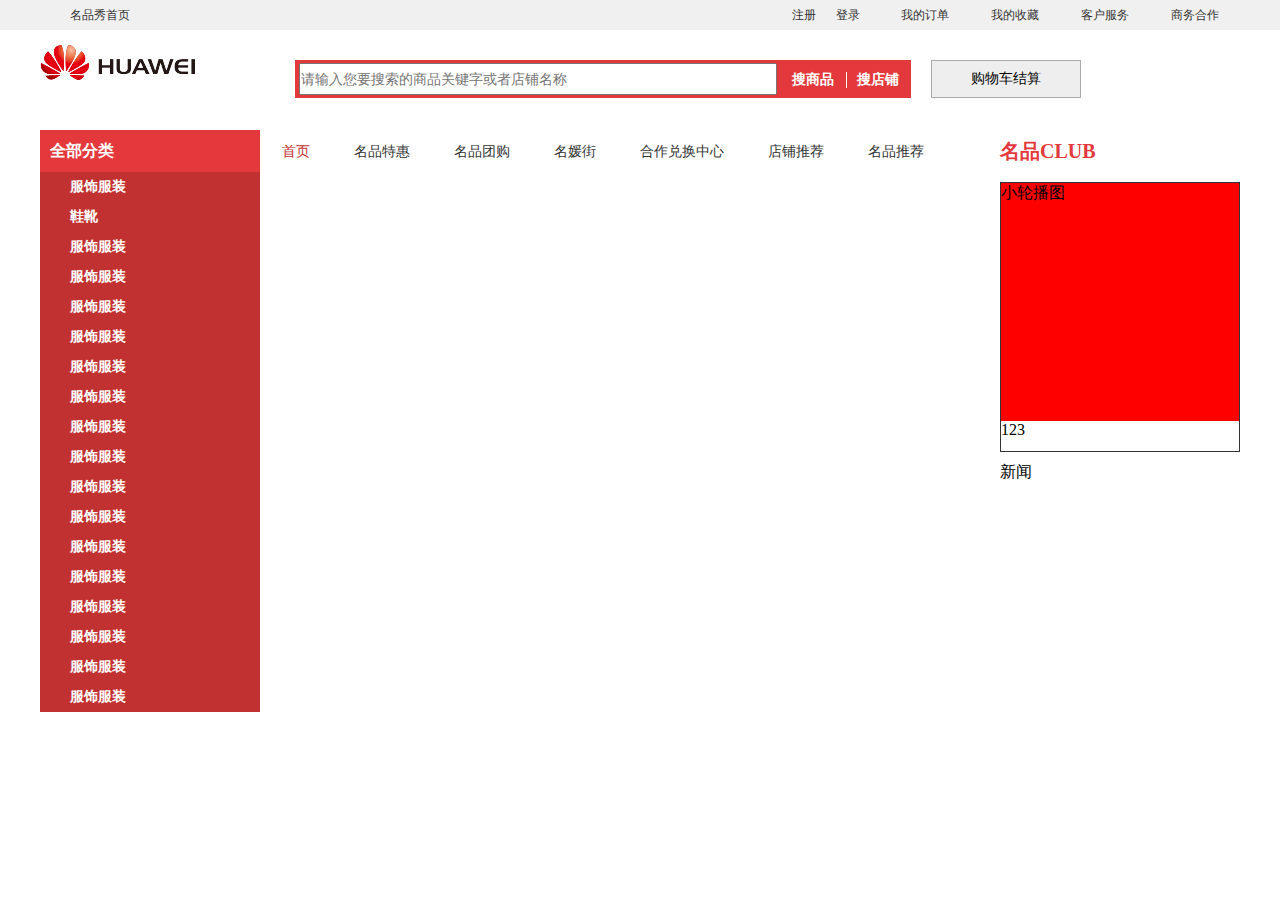
<file: index.html>
<!DOCTYPE html>
<html>
	<head>
		<meta charset="UTF-8">
		<title></title>
		<style>
			*{
				margin:0;
				padding:0;
			}
			a{
				text-decoration: none;
			}
			ui,li{
				list-style: none;
			}
			#top_back{
				background:#F0F0F0;
				width:100%;
			}
			#top{
				width:1200px;
				height:30px;
				background:#F0F0F0;
				margin:0 auto;
			}
			#top a{
				color:#333;
			}
			#top_left{
				float:left;
				font-size:12px;
				line-height:30px;
				margin-left:30px;
			}
			#top_right{
				float:right;
			}
			#top_right ul{
				float:left;
			}
			#top_right li{
				line-height:30px;
				font-size:12px;
				text-align: center;
			}
			#top_right ul:nth-child(1) li{
				float:left;
				margin-right:20px;
			}
			#top_right ul:nth-child(2) li{
				float:left;
				position:relative;
				width:90px;
			}
			#top_right ul li ul{
				clear:both;
				position:absolute;
				left:0px;
				top:30px;
				display:none;
			}
			#top_right ul li:hover ul{
				display:block;
				background:#F0F0F0;	
				z-index: 999;		
			}
			#public_top{
				width:1200px;
				margin:0 auto;
				min-height: 100px;
			}
			#search{
				background:#E4393C;
				width:616px;
				height:38px;
				position: relative;
				float:left;
				margin:30px 20px auto 100px;
			}
			.search_text{
				height:28px;
				position:absolute;
				top:3px;
				left:4px;
				width:77%;
				font-size:14px;
			}
			.search_btn{
				font-size:14px;
				color:#fff;
				font-weight:600;
				line-height:38px;
				float:right;
				width:62px;
				height:38px;
				border:none;
				background-color:#E4393C;
				margin-right: 2px;
			}
			.search_btn:hover{
				background:#b90000;
			}
			#logo{
				float:left;
				margin:15px auto auto 0;
			}
			#shoppingcar{
				width:150px;
				height:36px;
				float:left;
				margin:30px auto auto 0;
			}
			#shoppingcar span{
				display:block;
				width:148px;
				height:36px;
				background:#eee;
				text-align: center;
				line-height: 36px;
				border:1px solid #aaa;
				font-size:14px;
			}
			#buygoods{
				display:none;
				width:400px;
				height:250px;
				background:#fff;
				border:1px solid #AAAAAA;
			}
			#shoppingcar:hover{
				position:relative;
			}
			#shoppingcar:hover #buygoods{
				display: block;
				position: absolute;
				left:-252px;
				top:38px;
			}
			.public-nav-layout{
				width:1200px;
				margin: 0 auto;
			}
			.public-nav-layout div a,.public-nav-layout ul a{
				color:white;
			}
			
			#allgoods{
				width:210px;
				height:42px;
				background:#E4393C;
				color:#fff;
				line-height:42px;
				padding-left:10px;
				font-family: "微软雅黑";
				font-size:14px;
			}
			#goodsmenu{
				position: relative;
			}
			#goodsmenu li a{
				font-size:14px;
				font-weight: bolder;
			}
			#goodsmenu li{
				width:190px;
				height:30px;
				background:#C23131;
				color:#fff;
				line-height:30px;
				font-size:12px;
				padding-left:30px;
			}
			#goodsmenu li .goods_all{
				width:733px;
				min-height:538px;
				display: none;
				position: absolute;
				left:220px;
				top:0;
				border:1px solid #E4393C;
				padding-left:5px;
				background:#fff;
			}
			#goodsmenu li dl{
				width:673px;
				min-height:50px;
				padding-top:15px;
				padding-left:60px;
				border-bottom: 1px solid #f0f0f0;
			}
			#goodsmenu li dl a{
				color:#333333;
			}
			#goodsmenu li dl a:hover{
				color:#E4393C;
				transition: all 0.8s;
			}
			#goodsmenu li dl dd a{
				font-weight:normal;
				font-size:12px;
				margin-left:10px;
			}
			#goodsmenu li dl dd{
				padding:0 5px;
				float:left;
				line-height:24px;
				height:24px;
			}
			#goodsmenu li dl dt{
				float:left;
			}
			#goodsmenu li:hover .goods_all{
				display: block;
			}
			#goodsmenu li:hover{
				padding-left:50px;
				background: #96281B;
				width:170px;
				transition: all 0.5s;
			}
			#goodsmenu li dl dd span{
				width:1px;
				height:12px;
				display: block;
				background-color:#333333;
				float:left;
				margin:6px 5px;
			}
			.nav_center ul{
				height:42px;
				width:740px;
			}
			.nav_center ul li{
				float:left;
				text-align: center;
				line-height:42px;
				padding:0 22px;
			}
			.nav_center ul li a{
				color:#333;
				font-size:14px;
			}
			.nav_center{
				float:left;
				height:582px;
				width:740px;
			}
			.nav_center ul li:first-child a{
				color:#C23131;
			}
			.nav_center ul li a:hover{
				color:#C23131;
				transition: all 0.3s;
			}
			.nav_left{
				float:left;
			}
			#runImg{
				width:720px;
				height:530px;
				margin:10px auto 0 auto;
				background-image: url(img/1.jpg);
			}
			.nav_right dl dt a{
				color:#E4393C;
				line-height:42px;
				font-weight: bolder;
				font-family: "黑体";
				font-size:20px;
			}
			.nav_right dl{
				float: left;
			}
			#showImg{
				width:238px;
				height:268px;
				border:1px solid #333333;
				margin:10px 0;
			}
			
			#showImage{
				width:238px;
				height:238px;
				background:red;
				
			}
			#timeend{
				width:238px;
				height:28px;
			}
			
			
			
		</style>
	</head>
	<body>
		<div id="top_back">
			<div id="top">
				<div id="top_left">
					<a href="###">名品秀首页</a>
				</div>
				<div id="top_right">
					<ul class="user">
						<li><a href="###">注册</a></li>
						<li><a href="###">登录</a></li>
					</ul>
					<ul>
						<li><a href="###">我的订单</a>
							<ul>
								<li><a href="###">待付款订单</a></li>
								<li><a href="###">待确认收货</a></li>
								<li><a href="###">待评价交易</a></li>
							</ul>
						</li>
						<li><a href="###">我的收藏</a>
							<ul>
								<li><a href="###">商品收藏</a></li>
								<li><a href="###">店铺收藏</a></li>
							</ul>
						</li>
						<li><a href="###">客户服务</a>
							<ul>
								<li><a href="###">帮助中心</a></li>
								<li><a href="###">售后服务</a></li>
								<li><a href="###">客服中心</a></li>
								<li><a href="###">商家合作</a></li>
							</ul>
						</li>
						<li><a href="###">商务合作</a></li>
					</ul>
				</div>
			</div>
		</div>
		<div id="public_top">
			<img src="img/logo.png" id="logo" />
			<div id="search">
				<form>
					<input type="text" class="search_text" placeholder="请输入您要搜索的商品关键字或者店铺名称"/>
					<input type="button" class="search_btn" value="搜店铺" />
					<span style="width:1px;height:16px;float:right;display: block;background-color:#fff;margin-top:12px;"></span>
					<input type="button" class="search_btn" value="搜商品" />
				</form>
			</div>
			<div id="shoppingcar"><span>购物车结算</span>
				<div id="buygoods">
					<dl>
						<dt>最新加入的商品</dt>
						<dd></dd>
					</dl>
				</div>
			</div>
		</div>
		<nav class="public-nav-layout">
			<div class="nav_left">
				<div id="allgoods">
					<h3><a href="###">全部分类</a></h3>
				</div>
				<div id="goods">
					<ul id="goodsmenu">
						<li><a class="goodsname" href="###">服饰服装</a>
							<div class="goods_all">	
								<dl>
									<dt><a href="###">女装</a></dt>
									<dd><span></span><a href="###">针织衫</a></dd>
									<dd><span></span><a href="###">毛衣</a></dd>
									<dd><span></span><a href="###">卫衣</a></dd>
									<dd><span></span><a href="###">针织衫</a></dd>
									<dd><span></span><a href="###">毛衣</a></dd>
									<dd><span></span><a href="###">卫衣</a></dd>
									<dd><span></span><a href="###">针织衫</a></dd>
									<dd><span></span><a href="###">毛衣</a></dd>
									<dd><span></span><a href="###">卫衣</a></dd>
									<dd><span></span><a href="###">针织衫</a></dd>
									<dd><span></span><a href="###">毛衣</a></dd>
									<dd><span></span><a href="###">卫衣</a></dd>
									<dd><span></span><a href="###">针织衫</a></dd>
									<dd><span></span><a href="###">毛衣</a></dd>
									<dd><span></span><a href="###">卫衣</a></dd>
									<dd><span></span><a href="###">针织衫</a></dd>
									<dd><span></span><a href="###">毛衣</a></dd>
									<dd><span></span><a href="###">卫衣</a></dd>
								</dl>
								<dl>
									<dt><a href="###">男装</a></dt>
									<dd><span></span><a href="###">针织衫</a></dd>
									<dd><span></span><a href="###">毛衣</a></dd>
									<dd><span></span><a href="###">卫衣</a></dd>
									<dd><span></span><a href="###">针织衫</a></dd>
									<dd><span></span><a href="###">毛衣</a></dd>
									<dd><span></span><a href="###">卫衣</a></dd>
									<dd><span></span><a href="###">针织衫</a></dd>
									<dd><span></span><a href="###">毛衣</a></dd>
									<dd><span></span><a href="###">卫衣</a></dd>
									<dd><span></span><a href="###">针织衫</a></dd>
									<dd><span></span><a href="###">毛衣</a></dd>
									<dd><span></span><a href="###">卫衣</a></dd>
									<dd><span></span><a href="###">针织衫</a></dd>
									<dd><span></span><a href="###">毛衣</a></dd>
									<dd><span></span><a href="###">卫衣</a></dd>
									<dd><span></span><a href="###">针织衫</a></dd>
									<dd><span></span><a href="###">毛衣</a></dd>
									<dd><span></span><a href="###">卫衣</a></dd>
								</dl>
								<dl>
									<dt><a href="###">女装</a></dt>
									<dd><span></span><a href="###">针织衫</a></dd>
									<dd><span></span><a href="###">毛衣</a></dd>
									<dd><span></span><a href="###">卫衣</a></dd>
									<dd><span></span><a href="###">针织衫</a></dd>
									<dd><span></span><a href="###">毛衣</a></dd>
									<dd><span></span><a href="###">卫衣</a></dd>
									<dd><span></span><a href="###">针织衫</a></dd>
									<dd><span></span><a href="###">毛衣</a></dd>
									<dd><span></span><a href="###">卫衣</a></dd>
									<dd><span></span><a href="###">针织衫</a></dd>
									<dd><span></span><a href="###">毛衣</a></dd>
									<dd><span></span><a href="###">卫衣</a></dd>
									<dd><span></span><a href="###">针织衫</a></dd>
									<dd><span></span><a href="###">毛衣</a></dd>
									<dd><span></span><a href="###">卫衣</a></dd>
									<dd><span></span><a href="###">针织衫</a></dd>
									<dd><span></span><a href="###">毛衣</a></dd>
									<dd><span></span><a href="###">卫衣</a></dd>
								</dl>
								<dl>
									<dt><a href="###">女装</a></dt>
									<dd><span></span><a href="###">针织衫</a></dd>
									<dd><span></span><a href="###">毛衣</a></dd>
									<dd><span></span><a href="###">卫衣</a></dd>
									<dd><span></span><a href="###">针织衫</a></dd>
									<dd><span></span><a href="###">毛衣</a></dd>
									<dd><span></span><a href="###">卫衣</a></dd>
									<dd><span></span><a href="###">针织衫</a></dd>
									<dd><span></span><a href="###">毛衣</a></dd>
									<dd><span></span><a href="###">卫衣</a></dd>
									<dd><span></span><a href="###">针织衫</a></dd>
									<dd><span></span><a href="###">毛衣</a></dd>
									<dd><span></span><a href="###">卫衣</a></dd>
									<dd><span></span><a href="###">针织衫</a></dd>
									<dd><span></span><a href="###">毛衣</a></dd>
									<dd><span></span><a href="###">卫衣</a></dd>
									<dd><span></span><a href="###">针织衫</a></dd>
									<dd><span></span><a href="###">毛衣</a></dd>
									<dd><span></span><a href="###">卫衣</a></dd>
								</dl>
								<dl>
									<dt><a href="###">女装</a></dt>
									<dd><span></span><a href="###">针织衫</a></dd>
									<dd><span></span><a href="###">毛衣</a></dd>
									<dd><span></span><a href="###">卫衣</a></dd>
									<dd><span></span><a href="###">针织衫</a></dd>
									<dd><span></span><a href="###">毛衣</a></dd>
									<dd><span></span><a href="###">卫衣</a></dd>
									<dd><span></span><a href="###">针织衫</a></dd>
									<dd><span></span><a href="###">毛衣</a></dd>
									<dd><span></span><a href="###">卫衣</a></dd>
									<dd><span></span><a href="###">针织衫</a></dd>
									<dd><span></span><a href="###">毛衣</a></dd>
									<dd><span></span><a href="###">卫衣</a></dd>
									<dd><span></span><a href="###">针织衫</a></dd>
									<dd><span></span><a href="###">毛衣</a></dd>
									<dd><span></span><a href="###">卫衣</a></dd>
									<dd><span></span><a href="###">针织衫</a></dd>
									<dd><span></span><a href="###">毛衣</a></dd>
									<dd><span></span><a href="###">卫衣</a></dd>
								</dl>
								<dl>
									<dt><a href="###">女装</a></dt>
									<dd><span></span><a href="###">针织衫</a></dd>
									<dd><span></span><a href="###">毛衣</a></dd>
									<dd><span></span><a href="###">卫衣</a></dd>
									<dd><span></span><a href="###">针织衫</a></dd>
									<dd><span></span><a href="###">毛衣</a></dd>
									<dd><span></span><a href="###">卫衣</a></dd>
									<dd><span></span><a href="###">针织衫</a></dd>
									<dd><span></span><a href="###">毛衣</a></dd>
									<dd><span></span><a href="###">卫衣</a></dd>
									<dd><span></span><a href="###">针织衫</a></dd>
									<dd><span></span><a href="###">毛衣</a></dd>
									<dd><span></span><a href="###">卫衣</a></dd>
									<dd><span></span><a href="###">针织衫</a></dd>
									<dd><span></span><a href="###">毛衣</a></dd>
									<dd><span></span><a href="###">卫衣</a></dd>
									<dd><span></span><a href="###">针织衫</a></dd>
									<dd><span></span><a href="###">毛衣</a></dd>
									<dd><span></span><a href="###">卫衣</a></dd>
								</dl>
							</div>
						</li>
						<li><a class="goodsname" href="###">鞋靴</a>
							<div class="goods_all">	
								<dl>
									<dt><a href="###">女鞋</a></dt>
									<dd><span></span><a href="###">针织衫</a></dd>
									<dd><span></span><a href="###">毛衣</a></dd>
									<dd><span></span><a href="###">卫衣</a></dd>
									<dd><span></span><a href="###">针织衫</a></dd>
									<dd><span></span><a href="###">毛衣</a></dd>
									<dd><span></span><a href="###">卫衣</a></dd>
									<dd><span></span><a href="###">针织衫</a></dd>
									<dd><span></span><a href="###">毛衣</a></dd>
									<dd><span></span><a href="###">卫衣</a></dd>
									<dd><span></span><a href="###">针织衫</a></dd>
									<dd><span></span><a href="###">毛衣</a></dd>
									<dd><span></span><a href="###">卫衣</a></dd>
									<dd><span></span><a href="###">针织衫</a></dd>
									<dd><span></span><a href="###">毛衣</a></dd>
									<dd><span></span><a href="###">卫衣</a></dd>
									<dd><span></span><a href="###">针织衫</a></dd>
									<dd><span></span><a href="###">毛衣</a></dd>
									<dd><span></span><a href="###">卫衣</a></dd>
								</dl>
								<dl>
									<dt><a href="###">男鞋</a></dt>
									<dd><span></span><a href="###">针织衫</a></dd>
									<dd><span></span><a href="###">毛衣</a></dd>
									<dd><span></span><a href="###">卫衣</a></dd>
									<dd><span></span><a href="###">针织衫</a></dd>
									<dd><span></span><a href="###">毛衣</a></dd>
									<dd><span></span><a href="###">卫衣</a></dd>
									<dd><span></span><a href="###">针织衫</a></dd>
									<dd><span></span><a href="###">毛衣</a></dd>
									<dd><span></span><a href="###">卫衣</a></dd>
									<dd><span></span><a href="###">针织衫</a></dd>
									<dd><span></span><a href="###">毛衣</a></dd>
									<dd><span></span><a href="###">卫衣</a></dd>
									<dd><span></span><a href="###">针织衫</a></dd>
									<dd><span></span><a href="###">毛衣</a></dd>
									<dd><span></span><a href="###">卫衣</a></dd>
									<dd><span></span><a href="###">针织衫</a></dd>
									<dd><span></span><a href="###">毛衣</a></dd>
									<dd><span></span><a href="###">卫衣</a></dd>
								</dl>
								<dl>
									<dt><a href="###">女装</a></dt>
									<dd><span></span><a href="###">针织衫</a></dd>
									<dd><span></span><a href="###">毛衣</a></dd>
									<dd><span></span><a href="###">卫衣</a></dd>
									<dd><span></span><a href="###">针织衫</a></dd>
									<dd><span></span><a href="###">毛衣</a></dd>
									<dd><span></span><a href="###">卫衣</a></dd>
									<dd><span></span><a href="###">针织衫</a></dd>
									<dd><span></span><a href="###">毛衣</a></dd>
									<dd><span></span><a href="###">卫衣</a></dd>
									<dd><span></span><a href="###">针织衫</a></dd>
									<dd><span></span><a href="###">毛衣</a></dd>
									<dd><span></span><a href="###">卫衣</a></dd>
									<dd><span></span><a href="###">针织衫</a></dd>
									<dd><span></span><a href="###">毛衣</a></dd>
									<dd><span></span><a href="###">卫衣</a></dd>
									<dd><span></span><a href="###">针织衫</a></dd>
									<dd><span></span><a href="###">毛衣</a></dd>
									<dd><span></span><a href="###">卫衣</a></dd>
								</dl>
								<dl>
									<dt><a href="###">女装</a></dt>
									<dd><span></span><a href="###">针织衫</a></dd>
									<dd><span></span><a href="###">毛衣</a></dd>
									<dd><span></span><a href="###">卫衣</a></dd>
									<dd><span></span><a href="###">针织衫</a></dd>
									<dd><span></span><a href="###">毛衣</a></dd>
									<dd><span></span><a href="###">卫衣</a></dd>
									<dd><span></span><a href="###">针织衫</a></dd>
									<dd><span></span><a href="###">毛衣</a></dd>
									<dd><span></span><a href="###">卫衣</a></dd>
									<dd><span></span><a href="###">针织衫</a></dd>
									<dd><span></span><a href="###">毛衣</a></dd>
									<dd><span></span><a href="###">卫衣</a></dd>
									<dd><span></span><a href="###">针织衫</a></dd>
									<dd><span></span><a href="###">毛衣</a></dd>
									<dd><span></span><a href="###">卫衣</a></dd>
									<dd><span></span><a href="###">针织衫</a></dd>
									<dd><span></span><a href="###">毛衣</a></dd>
									<dd><span></span><a href="###">卫衣</a></dd>
								</dl>
								<dl>
									<dt><a href="###">女装</a></dt>
									<dd><span></span><a href="###">针织衫</a></dd>
									<dd><span></span><a href="###">毛衣</a></dd>
									<dd><span></span><a href="###">卫衣</a></dd>
									<dd><span></span><a href="###">针织衫</a></dd>
									<dd><span></span><a href="###">毛衣</a></dd>
									<dd><span></span><a href="###">卫衣</a></dd>
									<dd><span></span><a href="###">针织衫</a></dd>
									<dd><span></span><a href="###">毛衣</a></dd>
									<dd><span></span><a href="###">卫衣</a></dd>
									<dd><span></span><a href="###">针织衫</a></dd>
									<dd><span></span><a href="###">毛衣</a></dd>
									<dd><span></span><a href="###">卫衣</a></dd>
									<dd><span></span><a href="###">针织衫</a></dd>
									<dd><span></span><a href="###">毛衣</a></dd>
									<dd><span></span><a href="###">卫衣</a></dd>
									<dd><span></span><a href="###">针织衫</a></dd>
									<dd><span></span><a href="###">毛衣</a></dd>
									<dd><span></span><a href="###">卫衣</a></dd>
								</dl>
								<dl>
									<dt><a href="###">女装</a></dt>
									<dd><span></span><a href="###">针织衫</a></dd>
									<dd><span></span><a href="###">毛衣</a></dd>
									<dd><span></span><a href="###">卫衣</a></dd>
									<dd><span></span><a href="###">针织衫</a></dd>
									<dd><span></span><a href="###">毛衣</a></dd>
									<dd><span></span><a href="###">卫衣</a></dd>
									<dd><span></span><a href="###">针织衫</a></dd>
									<dd><span></span><a href="###">毛衣</a></dd>
									<dd><span></span><a href="###">卫衣</a></dd>
									<dd><span></span><a href="###">针织衫</a></dd>
									<dd><span></span><a href="###">毛衣</a></dd>
									<dd><span></span><a href="###">卫衣</a></dd>
									<dd><span></span><a href="###">针织衫</a></dd>
									<dd><span></span><a href="###">毛衣</a></dd>
									<dd><span></span><a href="###">卫衣</a></dd>
									<dd><span></span><a href="###">针织衫</a></dd>
									<dd><span></span><a href="###">毛衣</a></dd>
									<dd><span></span><a href="###">卫衣</a></dd>
								</dl>
							</div>
						</li><li><a class="goodsname" href="###">服饰服装</a>
							<div class="goods_all">	
								<dl>
									<dt><a href="###">女装</a></dt>
									<dd><span></span><a href="###">针织衫</a></dd>
									<dd><span></span><a href="###">毛衣</a></dd>
									<dd><span></span><a href="###">卫衣</a></dd>
									<dd><span></span><a href="###">针织衫</a></dd>
									<dd><span></span><a href="###">毛衣</a></dd>
									<dd><span></span><a href="###">卫衣</a></dd>
									<dd><span></span><a href="###">针织衫</a></dd>
									<dd><span></span><a href="###">毛衣</a></dd>
									<dd><span></span><a href="###">卫衣</a></dd>
									<dd><span></span><a href="###">针织衫</a></dd>
									<dd><span></span><a href="###">毛衣</a></dd>
									<dd><span></span><a href="###">卫衣</a></dd>
									<dd><span></span><a href="###">针织衫</a></dd>
									<dd><span></span><a href="###">毛衣</a></dd>
									<dd><span></span><a href="###">卫衣</a></dd>
									<dd><span></span><a href="###">针织衫</a></dd>
									<dd><span></span><a href="###">毛衣</a></dd>
									<dd><span></span><a href="###">卫衣</a></dd>
								</dl>
								<dl>
									<dt><a href="###">女装</a></dt>
									<dd><span></span><a href="###">针织衫</a></dd>
									<dd><span></span><a href="###">毛衣</a></dd>
									<dd><span></span><a href="###">卫衣</a></dd>
									<dd><span></span><a href="###">针织衫</a></dd>
									<dd><span></span><a href="###">毛衣</a></dd>
									<dd><span></span><a href="###">卫衣</a></dd>
									<dd><span></span><a href="###">针织衫</a></dd>
									<dd><span></span><a href="###">毛衣</a></dd>
									<dd><span></span><a href="###">卫衣</a></dd>
									<dd><span></span><a href="###">针织衫</a></dd>
									<dd><span></span><a href="###">毛衣</a></dd>
									<dd><span></span><a href="###">卫衣</a></dd>
									<dd><span></span><a href="###">针织衫</a></dd>
									<dd><span></span><a href="###">毛衣</a></dd>
									<dd><span></span><a href="###">卫衣</a></dd>
									<dd><span></span><a href="###">针织衫</a></dd>
									<dd><span></span><a href="###">毛衣</a></dd>
									<dd><span></span><a href="###">卫衣</a></dd>
								</dl>
								<dl>
									<dt><a href="###">女装</a></dt>
									<dd><span></span><a href="###">针织衫</a></dd>
									<dd><span></span><a href="###">毛衣</a></dd>
									<dd><span></span><a href="###">卫衣</a></dd>
									<dd><span></span><a href="###">针织衫</a></dd>
									<dd><span></span><a href="###">毛衣</a></dd>
									<dd><span></span><a href="###">卫衣</a></dd>
									<dd><span></span><a href="###">针织衫</a></dd>
									<dd><span></span><a href="###">毛衣</a></dd>
									<dd><span></span><a href="###">卫衣</a></dd>
									<dd><span></span><a href="###">针织衫</a></dd>
									<dd><span></span><a href="###">毛衣</a></dd>
									<dd><span></span><a href="###">卫衣</a></dd>
									<dd><span></span><a href="###">针织衫</a></dd>
									<dd><span></span><a href="###">毛衣</a></dd>
									<dd><span></span><a href="###">卫衣</a></dd>
									<dd><span></span><a href="###">针织衫</a></dd>
									<dd><span></span><a href="###">毛衣</a></dd>
									<dd><span></span><a href="###">卫衣</a></dd>
								</dl>
								<dl>
									<dt><a href="###">女装</a></dt>
									<dd><span></span><a href="###">针织衫</a></dd>
									<dd><span></span><a href="###">毛衣</a></dd>
									<dd><span></span><a href="###">卫衣</a></dd>
									<dd><span></span><a href="###">针织衫</a></dd>
									<dd><span></span><a href="###">毛衣</a></dd>
									<dd><span></span><a href="###">卫衣</a></dd>
									<dd><span></span><a href="###">针织衫</a></dd>
									<dd><span></span><a href="###">毛衣</a></dd>
									<dd><span></span><a href="###">卫衣</a></dd>
									<dd><span></span><a href="###">针织衫</a></dd>
									<dd><span></span><a href="###">毛衣</a></dd>
									<dd><span></span><a href="###">卫衣</a></dd>
									<dd><span></span><a href="###">针织衫</a></dd>
									<dd><span></span><a href="###">毛衣</a></dd>
									<dd><span></span><a href="###">卫衣</a></dd>
									<dd><span></span><a href="###">针织衫</a></dd>
									<dd><span></span><a href="###">毛衣</a></dd>
									<dd><span></span><a href="###">卫衣</a></dd>
								</dl>
								<dl>
									<dt><a href="###">女装</a></dt>
									<dd><span></span><a href="###">针织衫</a></dd>
									<dd><span></span><a href="###">毛衣</a></dd>
									<dd><span></span><a href="###">卫衣</a></dd>
									<dd><span></span><a href="###">针织衫</a></dd>
									<dd><span></span><a href="###">毛衣</a></dd>
									<dd><span></span><a href="###">卫衣</a></dd>
									<dd><span></span><a href="###">针织衫</a></dd>
									<dd><span></span><a href="###">毛衣</a></dd>
									<dd><span></span><a href="###">卫衣</a></dd>
									<dd><span></span><a href="###">针织衫</a></dd>
									<dd><span></span><a href="###">毛衣</a></dd>
									<dd><span></span><a href="###">卫衣</a></dd>
									<dd><span></span><a href="###">针织衫</a></dd>
									<dd><span></span><a href="###">毛衣</a></dd>
									<dd><span></span><a href="###">卫衣</a></dd>
									<dd><span></span><a href="###">针织衫</a></dd>
									<dd><span></span><a href="###">毛衣</a></dd>
									<dd><span></span><a href="###">卫衣</a></dd>
								</dl>
								<dl>
									<dt><a href="###">女装</a></dt>
									<dd><span></span><a href="###">针织衫</a></dd>
									<dd><span></span><a href="###">毛衣</a></dd>
									<dd><span></span><a href="###">卫衣</a></dd>
									<dd><span></span><a href="###">针织衫</a></dd>
									<dd><span></span><a href="###">毛衣</a></dd>
									<dd><span></span><a href="###">卫衣</a></dd>
									<dd><span></span><a href="###">针织衫</a></dd>
									<dd><span></span><a href="###">毛衣</a></dd>
									<dd><span></span><a href="###">卫衣</a></dd>
									<dd><span></span><a href="###">针织衫</a></dd>
									<dd><span></span><a href="###">毛衣</a></dd>
									<dd><span></span><a href="###">卫衣</a></dd>
									<dd><span></span><a href="###">针织衫</a></dd>
									<dd><span></span><a href="###">毛衣</a></dd>
									<dd><span></span><a href="###">卫衣</a></dd>
									<dd><span></span><a href="###">针织衫</a></dd>
									<dd><span></span><a href="###">毛衣</a></dd>
									<dd><span></span><a href="###">卫衣</a></dd>
								</dl>
							</div>
						</li><li><a class="goodsname" href="###">服饰服装</a>
							<div class="goods_all">	
								<dl>
									<dt><a href="###">女装</a></dt>
									<dd><span></span><a href="###">针织衫</a></dd>
									<dd><span></span><a href="###">毛衣</a></dd>
									<dd><span></span><a href="###">卫衣</a></dd>
									<dd><span></span><a href="###">针织衫</a></dd>
									<dd><span></span><a href="###">毛衣</a></dd>
									<dd><span></span><a href="###">卫衣</a></dd>
									<dd><span></span><a href="###">针织衫</a></dd>
									<dd><span></span><a href="###">毛衣</a></dd>
									<dd><span></span><a href="###">卫衣</a></dd>
									<dd><span></span><a href="###">针织衫</a></dd>
									<dd><span></span><a href="###">毛衣</a></dd>
									<dd><span></span><a href="###">卫衣</a></dd>
									<dd><span></span><a href="###">针织衫</a></dd>
									<dd><span></span><a href="###">毛衣</a></dd>
									<dd><span></span><a href="###">卫衣</a></dd>
									<dd><span></span><a href="###">针织衫</a></dd>
									<dd><span></span><a href="###">毛衣</a></dd>
									<dd><span></span><a href="###">卫衣</a></dd>
								</dl>
								<dl>
									<dt><a href="###">女装</a></dt>
									<dd><span></span><a href="###">针织衫</a></dd>
									<dd><span></span><a href="###">毛衣</a></dd>
									<dd><span></span><a href="###">卫衣</a></dd>
									<dd><span></span><a href="###">针织衫</a></dd>
									<dd><span></span><a href="###">毛衣</a></dd>
									<dd><span></span><a href="###">卫衣</a></dd>
									<dd><span></span><a href="###">针织衫</a></dd>
									<dd><span></span><a href="###">毛衣</a></dd>
									<dd><span></span><a href="###">卫衣</a></dd>
									<dd><span></span><a href="###">针织衫</a></dd>
									<dd><span></span><a href="###">毛衣</a></dd>
									<dd><span></span><a href="###">卫衣</a></dd>
									<dd><span></span><a href="###">针织衫</a></dd>
									<dd><span></span><a href="###">毛衣</a></dd>
									<dd><span></span><a href="###">卫衣</a></dd>
									<dd><span></span><a href="###">针织衫</a></dd>
									<dd><span></span><a href="###">毛衣</a></dd>
									<dd><span></span><a href="###">卫衣</a></dd>
								</dl>
								<dl>
									<dt><a href="###">女装</a></dt>
									<dd><span></span><a href="###">针织衫</a></dd>
									<dd><span></span><a href="###">毛衣</a></dd>
									<dd><span></span><a href="###">卫衣</a></dd>
									<dd><span></span><a href="###">针织衫</a></dd>
									<dd><span></span><a href="###">毛衣</a></dd>
									<dd><span></span><a href="###">卫衣</a></dd>
									<dd><span></span><a href="###">针织衫</a></dd>
									<dd><span></span><a href="###">毛衣</a></dd>
									<dd><span></span><a href="###">卫衣</a></dd>
									<dd><span></span><a href="###">针织衫</a></dd>
									<dd><span></span><a href="###">毛衣</a></dd>
									<dd><span></span><a href="###">卫衣</a></dd>
									<dd><span></span><a href="###">针织衫</a></dd>
									<dd><span></span><a href="###">毛衣</a></dd>
									<dd><span></span><a href="###">卫衣</a></dd>
									<dd><span></span><a href="###">针织衫</a></dd>
									<dd><span></span><a href="###">毛衣</a></dd>
									<dd><span></span><a href="###">卫衣</a></dd>
								</dl>
								<dl>
									<dt><a href="###">女装</a></dt>
									<dd><span></span><a href="###">针织衫</a></dd>
									<dd><span></span><a href="###">毛衣</a></dd>
									<dd><span></span><a href="###">卫衣</a></dd>
									<dd><span></span><a href="###">针织衫</a></dd>
									<dd><span></span><a href="###">毛衣</a></dd>
									<dd><span></span><a href="###">卫衣</a></dd>
									<dd><span></span><a href="###">针织衫</a></dd>
									<dd><span></span><a href="###">毛衣</a></dd>
									<dd><span></span><a href="###">卫衣</a></dd>
									<dd><span></span><a href="###">针织衫</a></dd>
									<dd><span></span><a href="###">毛衣</a></dd>
									<dd><span></span><a href="###">卫衣</a></dd>
									<dd><span></span><a href="###">针织衫</a></dd>
									<dd><span></span><a href="###">毛衣</a></dd>
									<dd><span></span><a href="###">卫衣</a></dd>
									<dd><span></span><a href="###">针织衫</a></dd>
									<dd><span></span><a href="###">毛衣</a></dd>
									<dd><span></span><a href="###">卫衣</a></dd>
								</dl>
								<dl>
									<dt><a href="###">女装</a></dt>
									<dd><span></span><a href="###">针织衫</a></dd>
									<dd><span></span><a href="###">毛衣</a></dd>
									<dd><span></span><a href="###">卫衣</a></dd>
									<dd><span></span><a href="###">针织衫</a></dd>
									<dd><span></span><a href="###">毛衣</a></dd>
									<dd><span></span><a href="###">卫衣</a></dd>
									<dd><span></span><a href="###">针织衫</a></dd>
									<dd><span></span><a href="###">毛衣</a></dd>
									<dd><span></span><a href="###">卫衣</a></dd>
									<dd><span></span><a href="###">针织衫</a></dd>
									<dd><span></span><a href="###">毛衣</a></dd>
									<dd><span></span><a href="###">卫衣</a></dd>
									<dd><span></span><a href="###">针织衫</a></dd>
									<dd><span></span><a href="###">毛衣</a></dd>
									<dd><span></span><a href="###">卫衣</a></dd>
									<dd><span></span><a href="###">针织衫</a></dd>
									<dd><span></span><a href="###">毛衣</a></dd>
									<dd><span></span><a href="###">卫衣</a></dd>
								</dl>
								<dl>
									<dt><a href="###">女装</a></dt>
									<dd><span></span><a href="###">针织衫</a></dd>
									<dd><span></span><a href="###">毛衣</a></dd>
									<dd><span></span><a href="###">卫衣</a></dd>
									<dd><span></span><a href="###">针织衫</a></dd>
									<dd><span></span><a href="###">毛衣</a></dd>
									<dd><span></span><a href="###">卫衣</a></dd>
									<dd><span></span><a href="###">针织衫</a></dd>
									<dd><span></span><a href="###">毛衣</a></dd>
									<dd><span></span><a href="###">卫衣</a></dd>
									<dd><span></span><a href="###">针织衫</a></dd>
									<dd><span></span><a href="###">毛衣</a></dd>
									<dd><span></span><a href="###">卫衣</a></dd>
									<dd><span></span><a href="###">针织衫</a></dd>
									<dd><span></span><a href="###">毛衣</a></dd>
									<dd><span></span><a href="###">卫衣</a></dd>
									<dd><span></span><a href="###">针织衫</a></dd>
									<dd><span></span><a href="###">毛衣</a></dd>
									<dd><span></span><a href="###">卫衣</a></dd>
								</dl>
							</div>
						</li><li><a class="goodsname" href="###">服饰服装</a>
							<div class="goods_all">	
								<dl>
									<dt><a href="###">女装</a></dt>
									<dd><span></span><a href="###">针织衫</a></dd>
									<dd><span></span><a href="###">毛衣</a></dd>
									<dd><span></span><a href="###">卫衣</a></dd>
									<dd><span></span><a href="###">针织衫</a></dd>
									<dd><span></span><a href="###">毛衣</a></dd>
									<dd><span></span><a href="###">卫衣</a></dd>
									<dd><span></span><a href="###">针织衫</a></dd>
									<dd><span></span><a href="###">毛衣</a></dd>
									<dd><span></span><a href="###">卫衣</a></dd>
									<dd><span></span><a href="###">针织衫</a></dd>
									<dd><span></span><a href="###">毛衣</a></dd>
									<dd><span></span><a href="###">卫衣</a></dd>
									<dd><span></span><a href="###">针织衫</a></dd>
									<dd><span></span><a href="###">毛衣</a></dd>
									<dd><span></span><a href="###">卫衣</a></dd>
									<dd><span></span><a href="###">针织衫</a></dd>
									<dd><span></span><a href="###">毛衣</a></dd>
									<dd><span></span><a href="###">卫衣</a></dd>
								</dl>
								<dl>
									<dt><a href="###">女装</a></dt>
									<dd><span></span><a href="###">针织衫</a></dd>
									<dd><span></span><a href="###">毛衣</a></dd>
									<dd><span></span><a href="###">卫衣</a></dd>
									<dd><span></span><a href="###">针织衫</a></dd>
									<dd><span></span><a href="###">毛衣</a></dd>
									<dd><span></span><a href="###">卫衣</a></dd>
									<dd><span></span><a href="###">针织衫</a></dd>
									<dd><span></span><a href="###">毛衣</a></dd>
									<dd><span></span><a href="###">卫衣</a></dd>
									<dd><span></span><a href="###">针织衫</a></dd>
									<dd><span></span><a href="###">毛衣</a></dd>
									<dd><span></span><a href="###">卫衣</a></dd>
									<dd><span></span><a href="###">针织衫</a></dd>
									<dd><span></span><a href="###">毛衣</a></dd>
									<dd><span></span><a href="###">卫衣</a></dd>
									<dd><span></span><a href="###">针织衫</a></dd>
									<dd><span></span><a href="###">毛衣</a></dd>
									<dd><span></span><a href="###">卫衣</a></dd>
								</dl>
								<dl>
									<dt><a href="###">女装</a></dt>
									<dd><span></span><a href="###">针织衫</a></dd>
									<dd><span></span><a href="###">毛衣</a></dd>
									<dd><span></span><a href="###">卫衣</a></dd>
									<dd><span></span><a href="###">针织衫</a></dd>
									<dd><span></span><a href="###">毛衣</a></dd>
									<dd><span></span><a href="###">卫衣</a></dd>
									<dd><span></span><a href="###">针织衫</a></dd>
									<dd><span></span><a href="###">毛衣</a></dd>
									<dd><span></span><a href="###">卫衣</a></dd>
									<dd><span></span><a href="###">针织衫</a></dd>
									<dd><span></span><a href="###">毛衣</a></dd>
									<dd><span></span><a href="###">卫衣</a></dd>
									<dd><span></span><a href="###">针织衫</a></dd>
									<dd><span></span><a href="###">毛衣</a></dd>
									<dd><span></span><a href="###">卫衣</a></dd>
									<dd><span></span><a href="###">针织衫</a></dd>
									<dd><span></span><a href="###">毛衣</a></dd>
									<dd><span></span><a href="###">卫衣</a></dd>
								</dl>
								<dl>
									<dt><a href="###">女装</a></dt>
									<dd><span></span><a href="###">针织衫</a></dd>
									<dd><span></span><a href="###">毛衣</a></dd>
									<dd><span></span><a href="###">卫衣</a></dd>
									<dd><span></span><a href="###">针织衫</a></dd>
									<dd><span></span><a href="###">毛衣</a></dd>
									<dd><span></span><a href="###">卫衣</a></dd>
									<dd><span></span><a href="###">针织衫</a></dd>
									<dd><span></span><a href="###">毛衣</a></dd>
									<dd><span></span><a href="###">卫衣</a></dd>
									<dd><span></span><a href="###">针织衫</a></dd>
									<dd><span></span><a href="###">毛衣</a></dd>
									<dd><span></span><a href="###">卫衣</a></dd>
									<dd><span></span><a href="###">针织衫</a></dd>
									<dd><span></span><a href="###">毛衣</a></dd>
									<dd><span></span><a href="###">卫衣</a></dd>
									<dd><span></span><a href="###">针织衫</a></dd>
									<dd><span></span><a href="###">毛衣</a></dd>
									<dd><span></span><a href="###">卫衣</a></dd>
								</dl>
								<dl>
									<dt><a href="###">女装</a></dt>
									<dd><span></span><a href="###">针织衫</a></dd>
									<dd><span></span><a href="###">毛衣</a></dd>
									<dd><span></span><a href="###">卫衣</a></dd>
									<dd><span></span><a href="###">针织衫</a></dd>
									<dd><span></span><a href="###">毛衣</a></dd>
									<dd><span></span><a href="###">卫衣</a></dd>
									<dd><span></span><a href="###">针织衫</a></dd>
									<dd><span></span><a href="###">毛衣</a></dd>
									<dd><span></span><a href="###">卫衣</a></dd>
									<dd><span></span><a href="###">针织衫</a></dd>
									<dd><span></span><a href="###">毛衣</a></dd>
									<dd><span></span><a href="###">卫衣</a></dd>
									<dd><span></span><a href="###">针织衫</a></dd>
									<dd><span></span><a href="###">毛衣</a></dd>
									<dd><span></span><a href="###">卫衣</a></dd>
									<dd><span></span><a href="###">针织衫</a></dd>
									<dd><span></span><a href="###">毛衣</a></dd>
									<dd><span></span><a href="###">卫衣</a></dd>
								</dl>
								<dl>
									<dt><a href="###">女装</a></dt>
									<dd><span></span><a href="###">针织衫</a></dd>
									<dd><span></span><a href="###">毛衣</a></dd>
									<dd><span></span><a href="###">卫衣</a></dd>
									<dd><span></span><a href="###">针织衫</a></dd>
									<dd><span></span><a href="###">毛衣</a></dd>
									<dd><span></span><a href="###">卫衣</a></dd>
									<dd><span></span><a href="###">针织衫</a></dd>
									<dd><span></span><a href="###">毛衣</a></dd>
									<dd><span></span><a href="###">卫衣</a></dd>
									<dd><span></span><a href="###">针织衫</a></dd>
									<dd><span></span><a href="###">毛衣</a></dd>
									<dd><span></span><a href="###">卫衣</a></dd>
									<dd><span></span><a href="###">针织衫</a></dd>
									<dd><span></span><a href="###">毛衣</a></dd>
									<dd><span></span><a href="###">卫衣</a></dd>
									<dd><span></span><a href="###">针织衫</a></dd>
									<dd><span></span><a href="###">毛衣</a></dd>
									<dd><span></span><a href="###">卫衣</a></dd>
								</dl>
							</div>
						</li><li><a class="goodsname" href="###">服饰服装</a>
							<div class="goods_all">	
								<dl>
									<dt><a href="###">女装</a></dt>
									<dd><span></span><a href="###">针织衫</a></dd>
									<dd><span></span><a href="###">毛衣</a></dd>
									<dd><span></span><a href="###">卫衣</a></dd>
									<dd><span></span><a href="###">针织衫</a></dd>
									<dd><span></span><a href="###">毛衣</a></dd>
									<dd><span></span><a href="###">卫衣</a></dd>
									<dd><span></span><a href="###">针织衫</a></dd>
									<dd><span></span><a href="###">毛衣</a></dd>
									<dd><span></span><a href="###">卫衣</a></dd>
									<dd><span></span><a href="###">针织衫</a></dd>
									<dd><span></span><a href="###">毛衣</a></dd>
									<dd><span></span><a href="###">卫衣</a></dd>
									<dd><span></span><a href="###">针织衫</a></dd>
									<dd><span></span><a href="###">毛衣</a></dd>
									<dd><span></span><a href="###">卫衣</a></dd>
									<dd><span></span><a href="###">针织衫</a></dd>
									<dd><span></span><a href="###">毛衣</a></dd>
									<dd><span></span><a href="###">卫衣</a></dd>
								</dl>
								<dl>
									<dt><a href="###">女装</a></dt>
									<dd><span></span><a href="###">针织衫</a></dd>
									<dd><span></span><a href="###">毛衣</a></dd>
									<dd><span></span><a href="###">卫衣</a></dd>
									<dd><span></span><a href="###">针织衫</a></dd>
									<dd><span></span><a href="###">毛衣</a></dd>
									<dd><span></span><a href="###">卫衣</a></dd>
									<dd><span></span><a href="###">针织衫</a></dd>
									<dd><span></span><a href="###">毛衣</a></dd>
									<dd><span></span><a href="###">卫衣</a></dd>
									<dd><span></span><a href="###">针织衫</a></dd>
									<dd><span></span><a href="###">毛衣</a></dd>
									<dd><span></span><a href="###">卫衣</a></dd>
									<dd><span></span><a href="###">针织衫</a></dd>
									<dd><span></span><a href="###">毛衣</a></dd>
									<dd><span></span><a href="###">卫衣</a></dd>
									<dd><span></span><a href="###">针织衫</a></dd>
									<dd><span></span><a href="###">毛衣</a></dd>
									<dd><span></span><a href="###">卫衣</a></dd>
								</dl>
								<dl>
									<dt><a href="###">女装</a></dt>
									<dd><span></span><a href="###">针织衫</a></dd>
									<dd><span></span><a href="###">毛衣</a></dd>
									<dd><span></span><a href="###">卫衣</a></dd>
									<dd><span></span><a href="###">针织衫</a></dd>
									<dd><span></span><a href="###">毛衣</a></dd>
									<dd><span></span><a href="###">卫衣</a></dd>
									<dd><span></span><a href="###">针织衫</a></dd>
									<dd><span></span><a href="###">毛衣</a></dd>
									<dd><span></span><a href="###">卫衣</a></dd>
									<dd><span></span><a href="###">针织衫</a></dd>
									<dd><span></span><a href="###">毛衣</a></dd>
									<dd><span></span><a href="###">卫衣</a></dd>
									<dd><span></span><a href="###">针织衫</a></dd>
									<dd><span></span><a href="###">毛衣</a></dd>
									<dd><span></span><a href="###">卫衣</a></dd>
									<dd><span></span><a href="###">针织衫</a></dd>
									<dd><span></span><a href="###">毛衣</a></dd>
									<dd><span></span><a href="###">卫衣</a></dd>
								</dl>
								<dl>
									<dt><a href="###">女装</a></dt>
									<dd><span></span><a href="###">针织衫</a></dd>
									<dd><span></span><a href="###">毛衣</a></dd>
									<dd><span></span><a href="###">卫衣</a></dd>
									<dd><span></span><a href="###">针织衫</a></dd>
									<dd><span></span><a href="###">毛衣</a></dd>
									<dd><span></span><a href="###">卫衣</a></dd>
									<dd><span></span><a href="###">针织衫</a></dd>
									<dd><span></span><a href="###">毛衣</a></dd>
									<dd><span></span><a href="###">卫衣</a></dd>
									<dd><span></span><a href="###">针织衫</a></dd>
									<dd><span></span><a href="###">毛衣</a></dd>
									<dd><span></span><a href="###">卫衣</a></dd>
									<dd><span></span><a href="###">针织衫</a></dd>
									<dd><span></span><a href="###">毛衣</a></dd>
									<dd><span></span><a href="###">卫衣</a></dd>
									<dd><span></span><a href="###">针织衫</a></dd>
									<dd><span></span><a href="###">毛衣</a></dd>
									<dd><span></span><a href="###">卫衣</a></dd>
								</dl>
								<dl>
									<dt><a href="###">女装</a></dt>
									<dd><span></span><a href="###">针织衫</a></dd>
									<dd><span></span><a href="###">毛衣</a></dd>
									<dd><span></span><a href="###">卫衣</a></dd>
									<dd><span></span><a href="###">针织衫</a></dd>
									<dd><span></span><a href="###">毛衣</a></dd>
									<dd><span></span><a href="###">卫衣</a></dd>
									<dd><span></span><a href="###">针织衫</a></dd>
									<dd><span></span><a href="###">毛衣</a></dd>
									<dd><span></span><a href="###">卫衣</a></dd>
									<dd><span></span><a href="###">针织衫</a></dd>
									<dd><span></span><a href="###">毛衣</a></dd>
									<dd><span></span><a href="###">卫衣</a></dd>
									<dd><span></span><a href="###">针织衫</a></dd>
									<dd><span></span><a href="###">毛衣</a></dd>
									<dd><span></span><a href="###">卫衣</a></dd>
									<dd><span></span><a href="###">针织衫</a></dd>
									<dd><span></span><a href="###">毛衣</a></dd>
									<dd><span></span><a href="###">卫衣</a></dd>
								</dl>
								<dl>
									<dt><a href="###">女装</a></dt>
									<dd><span></span><a href="###">针织衫</a></dd>
									<dd><span></span><a href="###">毛衣</a></dd>
									<dd><span></span><a href="###">卫衣</a></dd>
									<dd><span></span><a href="###">针织衫</a></dd>
									<dd><span></span><a href="###">毛衣</a></dd>
									<dd><span></span><a href="###">卫衣</a></dd>
									<dd><span></span><a href="###">针织衫</a></dd>
									<dd><span></span><a href="###">毛衣</a></dd>
									<dd><span></span><a href="###">卫衣</a></dd>
									<dd><span></span><a href="###">针织衫</a></dd>
									<dd><span></span><a href="###">毛衣</a></dd>
									<dd><span></span><a href="###">卫衣</a></dd>
									<dd><span></span><a href="###">针织衫</a></dd>
									<dd><span></span><a href="###">毛衣</a></dd>
									<dd><span></span><a href="###">卫衣</a></dd>
									<dd><span></span><a href="###">针织衫</a></dd>
									<dd><span></span><a href="###">毛衣</a></dd>
									<dd><span></span><a href="###">卫衣</a></dd>
								</dl>
							</div>
						</li><li><a class="goodsname" href="###">服饰服装</a>
							<div class="goods_all">	
								<dl>
									<dt><a href="###">女装</a></dt>
									<dd><span></span><a href="###">针织衫</a></dd>
									<dd><span></span><a href="###">毛衣</a></dd>
									<dd><span></span><a href="###">卫衣</a></dd>
									<dd><span></span><a href="###">针织衫</a></dd>
									<dd><span></span><a href="###">毛衣</a></dd>
									<dd><span></span><a href="###">卫衣</a></dd>
									<dd><span></span><a href="###">针织衫</a></dd>
									<dd><span></span><a href="###">毛衣</a></dd>
									<dd><span></span><a href="###">卫衣</a></dd>
									<dd><span></span><a href="###">针织衫</a></dd>
									<dd><span></span><a href="###">毛衣</a></dd>
									<dd><span></span><a href="###">卫衣</a></dd>
									<dd><span></span><a href="###">针织衫</a></dd>
									<dd><span></span><a href="###">毛衣</a></dd>
									<dd><span></span><a href="###">卫衣</a></dd>
									<dd><span></span><a href="###">针织衫</a></dd>
									<dd><span></span><a href="###">毛衣</a></dd>
									<dd><span></span><a href="###">卫衣</a></dd>
								</dl>
								<dl>
									<dt><a href="###">女装</a></dt>
									<dd><span></span><a href="###">针织衫</a></dd>
									<dd><span></span><a href="###">毛衣</a></dd>
									<dd><span></span><a href="###">卫衣</a></dd>
									<dd><span></span><a href="###">针织衫</a></dd>
									<dd><span></span><a href="###">毛衣</a></dd>
									<dd><span></span><a href="###">卫衣</a></dd>
									<dd><span></span><a href="###">针织衫</a></dd>
									<dd><span></span><a href="###">毛衣</a></dd>
									<dd><span></span><a href="###">卫衣</a></dd>
									<dd><span></span><a href="###">针织衫</a></dd>
									<dd><span></span><a href="###">毛衣</a></dd>
									<dd><span></span><a href="###">卫衣</a></dd>
									<dd><span></span><a href="###">针织衫</a></dd>
									<dd><span></span><a href="###">毛衣</a></dd>
									<dd><span></span><a href="###">卫衣</a></dd>
									<dd><span></span><a href="###">针织衫</a></dd>
									<dd><span></span><a href="###">毛衣</a></dd>
									<dd><span></span><a href="###">卫衣</a></dd>
								</dl>
								<dl>
									<dt><a href="###">女装</a></dt>
									<dd><span></span><a href="###">针织衫</a></dd>
									<dd><span></span><a href="###">毛衣</a></dd>
									<dd><span></span><a href="###">卫衣</a></dd>
									<dd><span></span><a href="###">针织衫</a></dd>
									<dd><span></span><a href="###">毛衣</a></dd>
									<dd><span></span><a href="###">卫衣</a></dd>
									<dd><span></span><a href="###">针织衫</a></dd>
									<dd><span></span><a href="###">毛衣</a></dd>
									<dd><span></span><a href="###">卫衣</a></dd>
									<dd><span></span><a href="###">针织衫</a></dd>
									<dd><span></span><a href="###">毛衣</a></dd>
									<dd><span></span><a href="###">卫衣</a></dd>
									<dd><span></span><a href="###">针织衫</a></dd>
									<dd><span></span><a href="###">毛衣</a></dd>
									<dd><span></span><a href="###">卫衣</a></dd>
									<dd><span></span><a href="###">针织衫</a></dd>
									<dd><span></span><a href="###">毛衣</a></dd>
									<dd><span></span><a href="###">卫衣</a></dd>
								</dl>
								<dl>
									<dt><a href="###">女装</a></dt>
									<dd><span></span><a href="###">针织衫</a></dd>
									<dd><span></span><a href="###">毛衣</a></dd>
									<dd><span></span><a href="###">卫衣</a></dd>
									<dd><span></span><a href="###">针织衫</a></dd>
									<dd><span></span><a href="###">毛衣</a></dd>
									<dd><span></span><a href="###">卫衣</a></dd>
									<dd><span></span><a href="###">针织衫</a></dd>
									<dd><span></span><a href="###">毛衣</a></dd>
									<dd><span></span><a href="###">卫衣</a></dd>
									<dd><span></span><a href="###">针织衫</a></dd>
									<dd><span></span><a href="###">毛衣</a></dd>
									<dd><span></span><a href="###">卫衣</a></dd>
									<dd><span></span><a href="###">针织衫</a></dd>
									<dd><span></span><a href="###">毛衣</a></dd>
									<dd><span></span><a href="###">卫衣</a></dd>
									<dd><span></span><a href="###">针织衫</a></dd>
									<dd><span></span><a href="###">毛衣</a></dd>
									<dd><span></span><a href="###">卫衣</a></dd>
								</dl>
								<dl>
									<dt><a href="###">女装</a></dt>
									<dd><span></span><a href="###">针织衫</a></dd>
									<dd><span></span><a href="###">毛衣</a></dd>
									<dd><span></span><a href="###">卫衣</a></dd>
									<dd><span></span><a href="###">针织衫</a></dd>
									<dd><span></span><a href="###">毛衣</a></dd>
									<dd><span></span><a href="###">卫衣</a></dd>
									<dd><span></span><a href="###">针织衫</a></dd>
									<dd><span></span><a href="###">毛衣</a></dd>
									<dd><span></span><a href="###">卫衣</a></dd>
									<dd><span></span><a href="###">针织衫</a></dd>
									<dd><span></span><a href="###">毛衣</a></dd>
									<dd><span></span><a href="###">卫衣</a></dd>
									<dd><span></span><a href="###">针织衫</a></dd>
									<dd><span></span><a href="###">毛衣</a></dd>
									<dd><span></span><a href="###">卫衣</a></dd>
									<dd><span></span><a href="###">针织衫</a></dd>
									<dd><span></span><a href="###">毛衣</a></dd>
									<dd><span></span><a href="###">卫衣</a></dd>
								</dl>
								<dl>
									<dt><a href="###">女装</a></dt>
									<dd><span></span><a href="###">针织衫</a></dd>
									<dd><span></span><a href="###">毛衣</a></dd>
									<dd><span></span><a href="###">卫衣</a></dd>
									<dd><span></span><a href="###">针织衫</a></dd>
									<dd><span></span><a href="###">毛衣</a></dd>
									<dd><span></span><a href="###">卫衣</a></dd>
									<dd><span></span><a href="###">针织衫</a></dd>
									<dd><span></span><a href="###">毛衣</a></dd>
									<dd><span></span><a href="###">卫衣</a></dd>
									<dd><span></span><a href="###">针织衫</a></dd>
									<dd><span></span><a href="###">毛衣</a></dd>
									<dd><span></span><a href="###">卫衣</a></dd>
									<dd><span></span><a href="###">针织衫</a></dd>
									<dd><span></span><a href="###">毛衣</a></dd>
									<dd><span></span><a href="###">卫衣</a></dd>
									<dd><span></span><a href="###">针织衫</a></dd>
									<dd><span></span><a href="###">毛衣</a></dd>
									<dd><span></span><a href="###">卫衣</a></dd>
								</dl>
							</div>
						</li><li><a class="goodsname" href="###">服饰服装</a>
							<div class="goods_all">	
								<dl>
									<dt><a href="###">女装</a></dt>
									<dd><span></span><a href="###">针织衫</a></dd>
									<dd><span></span><a href="###">毛衣</a></dd>
									<dd><span></span><a href="###">卫衣</a></dd>
									<dd><span></span><a href="###">针织衫</a></dd>
									<dd><span></span><a href="###">毛衣</a></dd>
									<dd><span></span><a href="###">卫衣</a></dd>
									<dd><span></span><a href="###">针织衫</a></dd>
									<dd><span></span><a href="###">毛衣</a></dd>
									<dd><span></span><a href="###">卫衣</a></dd>
									<dd><span></span><a href="###">针织衫</a></dd>
									<dd><span></span><a href="###">毛衣</a></dd>
									<dd><span></span><a href="###">卫衣</a></dd>
									<dd><span></span><a href="###">针织衫</a></dd>
									<dd><span></span><a href="###">毛衣</a></dd>
									<dd><span></span><a href="###">卫衣</a></dd>
									<dd><span></span><a href="###">针织衫</a></dd>
									<dd><span></span><a href="###">毛衣</a></dd>
									<dd><span></span><a href="###">卫衣</a></dd>
								</dl>
								<dl>
									<dt><a href="###">女装</a></dt>
									<dd><span></span><a href="###">针织衫</a></dd>
									<dd><span></span><a href="###">毛衣</a></dd>
									<dd><span></span><a href="###">卫衣</a></dd>
									<dd><span></span><a href="###">针织衫</a></dd>
									<dd><span></span><a href="###">毛衣</a></dd>
									<dd><span></span><a href="###">卫衣</a></dd>
									<dd><span></span><a href="###">针织衫</a></dd>
									<dd><span></span><a href="###">毛衣</a></dd>
									<dd><span></span><a href="###">卫衣</a></dd>
									<dd><span></span><a href="###">针织衫</a></dd>
									<dd><span></span><a href="###">毛衣</a></dd>
									<dd><span></span><a href="###">卫衣</a></dd>
									<dd><span></span><a href="###">针织衫</a></dd>
									<dd><span></span><a href="###">毛衣</a></dd>
									<dd><span></span><a href="###">卫衣</a></dd>
									<dd><span></span><a href="###">针织衫</a></dd>
									<dd><span></span><a href="###">毛衣</a></dd>
									<dd><span></span><a href="###">卫衣</a></dd>
								</dl>
								<dl>
									<dt><a href="###">女装</a></dt>
									<dd><span></span><a href="###">针织衫</a></dd>
									<dd><span></span><a href="###">毛衣</a></dd>
									<dd><span></span><a href="###">卫衣</a></dd>
									<dd><span></span><a href="###">针织衫</a></dd>
									<dd><span></span><a href="###">毛衣</a></dd>
									<dd><span></span><a href="###">卫衣</a></dd>
									<dd><span></span><a href="###">针织衫</a></dd>
									<dd><span></span><a href="###">毛衣</a></dd>
									<dd><span></span><a href="###">卫衣</a></dd>
									<dd><span></span><a href="###">针织衫</a></dd>
									<dd><span></span><a href="###">毛衣</a></dd>
									<dd><span></span><a href="###">卫衣</a></dd>
									<dd><span></span><a href="###">针织衫</a></dd>
									<dd><span></span><a href="###">毛衣</a></dd>
									<dd><span></span><a href="###">卫衣</a></dd>
									<dd><span></span><a href="###">针织衫</a></dd>
									<dd><span></span><a href="###">毛衣</a></dd>
									<dd><span></span><a href="###">卫衣</a></dd>
								</dl>
								<dl>
									<dt><a href="###">女装</a></dt>
									<dd><span></span><a href="###">针织衫</a></dd>
									<dd><span></span><a href="###">毛衣</a></dd>
									<dd><span></span><a href="###">卫衣</a></dd>
									<dd><span></span><a href="###">针织衫</a></dd>
									<dd><span></span><a href="###">毛衣</a></dd>
									<dd><span></span><a href="###">卫衣</a></dd>
									<dd><span></span><a href="###">针织衫</a></dd>
									<dd><span></span><a href="###">毛衣</a></dd>
									<dd><span></span><a href="###">卫衣</a></dd>
									<dd><span></span><a href="###">针织衫</a></dd>
									<dd><span></span><a href="###">毛衣</a></dd>
									<dd><span></span><a href="###">卫衣</a></dd>
									<dd><span></span><a href="###">针织衫</a></dd>
									<dd><span></span><a href="###">毛衣</a></dd>
									<dd><span></span><a href="###">卫衣</a></dd>
									<dd><span></span><a href="###">针织衫</a></dd>
									<dd><span></span><a href="###">毛衣</a></dd>
									<dd><span></span><a href="###">卫衣</a></dd>
								</dl>
								<dl>
									<dt><a href="###">女装</a></dt>
									<dd><span></span><a href="###">针织衫</a></dd>
									<dd><span></span><a href="###">毛衣</a></dd>
									<dd><span></span><a href="###">卫衣</a></dd>
									<dd><span></span><a href="###">针织衫</a></dd>
									<dd><span></span><a href="###">毛衣</a></dd>
									<dd><span></span><a href="###">卫衣</a></dd>
									<dd><span></span><a href="###">针织衫</a></dd>
									<dd><span></span><a href="###">毛衣</a></dd>
									<dd><span></span><a href="###">卫衣</a></dd>
									<dd><span></span><a href="###">针织衫</a></dd>
									<dd><span></span><a href="###">毛衣</a></dd>
									<dd><span></span><a href="###">卫衣</a></dd>
									<dd><span></span><a href="###">针织衫</a></dd>
									<dd><span></span><a href="###">毛衣</a></dd>
									<dd><span></span><a href="###">卫衣</a></dd>
									<dd><span></span><a href="###">针织衫</a></dd>
									<dd><span></span><a href="###">毛衣</a></dd>
									<dd><span></span><a href="###">卫衣</a></dd>
								</dl>
								<dl>
									<dt><a href="###">女装</a></dt>
									<dd><span></span><a href="###">针织衫</a></dd>
									<dd><span></span><a href="###">毛衣</a></dd>
									<dd><span></span><a href="###">卫衣</a></dd>
									<dd><span></span><a href="###">针织衫</a></dd>
									<dd><span></span><a href="###">毛衣</a></dd>
									<dd><span></span><a href="###">卫衣</a></dd>
									<dd><span></span><a href="###">针织衫</a></dd>
									<dd><span></span><a href="###">毛衣</a></dd>
									<dd><span></span><a href="###">卫衣</a></dd>
									<dd><span></span><a href="###">针织衫</a></dd>
									<dd><span></span><a href="###">毛衣</a></dd>
									<dd><span></span><a href="###">卫衣</a></dd>
									<dd><span></span><a href="###">针织衫</a></dd>
									<dd><span></span><a href="###">毛衣</a></dd>
									<dd><span></span><a href="###">卫衣</a></dd>
									<dd><span></span><a href="###">针织衫</a></dd>
									<dd><span></span><a href="###">毛衣</a></dd>
									<dd><span></span><a href="###">卫衣</a></dd>
								</dl>
							</div>
						</li><li><a class="goodsname" href="###">服饰服装</a>
							<div class="goods_all">	
								<dl>
									<dt><a href="###">女装</a></dt>
									<dd><span></span><a href="###">针织衫</a></dd>
									<dd><span></span><a href="###">毛衣</a></dd>
									<dd><span></span><a href="###">卫衣</a></dd>
									<dd><span></span><a href="###">针织衫</a></dd>
									<dd><span></span><a href="###">毛衣</a></dd>
									<dd><span></span><a href="###">卫衣</a></dd>
									<dd><span></span><a href="###">针织衫</a></dd>
									<dd><span></span><a href="###">毛衣</a></dd>
									<dd><span></span><a href="###">卫衣</a></dd>
									<dd><span></span><a href="###">针织衫</a></dd>
									<dd><span></span><a href="###">毛衣</a></dd>
									<dd><span></span><a href="###">卫衣</a></dd>
									<dd><span></span><a href="###">针织衫</a></dd>
									<dd><span></span><a href="###">毛衣</a></dd>
									<dd><span></span><a href="###">卫衣</a></dd>
									<dd><span></span><a href="###">针织衫</a></dd>
									<dd><span></span><a href="###">毛衣</a></dd>
									<dd><span></span><a href="###">卫衣</a></dd>
								</dl>
								<dl>
									<dt><a href="###">女装</a></dt>
									<dd><span></span><a href="###">针织衫</a></dd>
									<dd><span></span><a href="###">毛衣</a></dd>
									<dd><span></span><a href="###">卫衣</a></dd>
									<dd><span></span><a href="###">针织衫</a></dd>
									<dd><span></span><a href="###">毛衣</a></dd>
									<dd><span></span><a href="###">卫衣</a></dd>
									<dd><span></span><a href="###">针织衫</a></dd>
									<dd><span></span><a href="###">毛衣</a></dd>
									<dd><span></span><a href="###">卫衣</a></dd>
									<dd><span></span><a href="###">针织衫</a></dd>
									<dd><span></span><a href="###">毛衣</a></dd>
									<dd><span></span><a href="###">卫衣</a></dd>
									<dd><span></span><a href="###">针织衫</a></dd>
									<dd><span></span><a href="###">毛衣</a></dd>
									<dd><span></span><a href="###">卫衣</a></dd>
									<dd><span></span><a href="###">针织衫</a></dd>
									<dd><span></span><a href="###">毛衣</a></dd>
									<dd><span></span><a href="###">卫衣</a></dd>
								</dl>
								<dl>
									<dt><a href="###">女装</a></dt>
									<dd><span></span><a href="###">针织衫</a></dd>
									<dd><span></span><a href="###">毛衣</a></dd>
									<dd><span></span><a href="###">卫衣</a></dd>
									<dd><span></span><a href="###">针织衫</a></dd>
									<dd><span></span><a href="###">毛衣</a></dd>
									<dd><span></span><a href="###">卫衣</a></dd>
									<dd><span></span><a href="###">针织衫</a></dd>
									<dd><span></span><a href="###">毛衣</a></dd>
									<dd><span></span><a href="###">卫衣</a></dd>
									<dd><span></span><a href="###">针织衫</a></dd>
									<dd><span></span><a href="###">毛衣</a></dd>
									<dd><span></span><a href="###">卫衣</a></dd>
									<dd><span></span><a href="###">针织衫</a></dd>
									<dd><span></span><a href="###">毛衣</a></dd>
									<dd><span></span><a href="###">卫衣</a></dd>
									<dd><span></span><a href="###">针织衫</a></dd>
									<dd><span></span><a href="###">毛衣</a></dd>
									<dd><span></span><a href="###">卫衣</a></dd>
								</dl>
								<dl>
									<dt><a href="###">女装</a></dt>
									<dd><span></span><a href="###">针织衫</a></dd>
									<dd><span></span><a href="###">毛衣</a></dd>
									<dd><span></span><a href="###">卫衣</a></dd>
									<dd><span></span><a href="###">针织衫</a></dd>
									<dd><span></span><a href="###">毛衣</a></dd>
									<dd><span></span><a href="###">卫衣</a></dd>
									<dd><span></span><a href="###">针织衫</a></dd>
									<dd><span></span><a href="###">毛衣</a></dd>
									<dd><span></span><a href="###">卫衣</a></dd>
									<dd><span></span><a href="###">针织衫</a></dd>
									<dd><span></span><a href="###">毛衣</a></dd>
									<dd><span></span><a href="###">卫衣</a></dd>
									<dd><span></span><a href="###">针织衫</a></dd>
									<dd><span></span><a href="###">毛衣</a></dd>
									<dd><span></span><a href="###">卫衣</a></dd>
									<dd><span></span><a href="###">针织衫</a></dd>
									<dd><span></span><a href="###">毛衣</a></dd>
									<dd><span></span><a href="###">卫衣</a></dd>
								</dl>
								<dl>
									<dt><a href="###">女装</a></dt>
									<dd><span></span><a href="###">针织衫</a></dd>
									<dd><span></span><a href="###">毛衣</a></dd>
									<dd><span></span><a href="###">卫衣</a></dd>
									<dd><span></span><a href="###">针织衫</a></dd>
									<dd><span></span><a href="###">毛衣</a></dd>
									<dd><span></span><a href="###">卫衣</a></dd>
									<dd><span></span><a href="###">针织衫</a></dd>
									<dd><span></span><a href="###">毛衣</a></dd>
									<dd><span></span><a href="###">卫衣</a></dd>
									<dd><span></span><a href="###">针织衫</a></dd>
									<dd><span></span><a href="###">毛衣</a></dd>
									<dd><span></span><a href="###">卫衣</a></dd>
									<dd><span></span><a href="###">针织衫</a></dd>
									<dd><span></span><a href="###">毛衣</a></dd>
									<dd><span></span><a href="###">卫衣</a></dd>
									<dd><span></span><a href="###">针织衫</a></dd>
									<dd><span></span><a href="###">毛衣</a></dd>
									<dd><span></span><a href="###">卫衣</a></dd>
								</dl>
								<dl>
									<dt><a href="###">女装</a></dt>
									<dd><span></span><a href="###">针织衫</a></dd>
									<dd><span></span><a href="###">毛衣</a></dd>
									<dd><span></span><a href="###">卫衣</a></dd>
									<dd><span></span><a href="###">针织衫</a></dd>
									<dd><span></span><a href="###">毛衣</a></dd>
									<dd><span></span><a href="###">卫衣</a></dd>
									<dd><span></span><a href="###">针织衫</a></dd>
									<dd><span></span><a href="###">毛衣</a></dd>
									<dd><span></span><a href="###">卫衣</a></dd>
									<dd><span></span><a href="###">针织衫</a></dd>
									<dd><span></span><a href="###">毛衣</a></dd>
									<dd><span></span><a href="###">卫衣</a></dd>
									<dd><span></span><a href="###">针织衫</a></dd>
									<dd><span></span><a href="###">毛衣</a></dd>
									<dd><span></span><a href="###">卫衣</a></dd>
									<dd><span></span><a href="###">针织衫</a></dd>
									<dd><span></span><a href="###">毛衣</a></dd>
									<dd><span></span><a href="###">卫衣</a></dd>
								</dl>
							</div>
						</li><li><a class="goodsname" href="###">服饰服装</a>
							<div class="goods_all">	
								<dl>
									<dt><a href="###">女装</a></dt>
									<dd><span></span><a href="###">针织衫</a></dd>
									<dd><span></span><a href="###">毛衣</a></dd>
									<dd><span></span><a href="###">卫衣</a></dd>
									<dd><span></span><a href="###">针织衫</a></dd>
									<dd><span></span><a href="###">毛衣</a></dd>
									<dd><span></span><a href="###">卫衣</a></dd>
									<dd><span></span><a href="###">针织衫</a></dd>
									<dd><span></span><a href="###">毛衣</a></dd>
									<dd><span></span><a href="###">卫衣</a></dd>
									<dd><span></span><a href="###">针织衫</a></dd>
									<dd><span></span><a href="###">毛衣</a></dd>
									<dd><span></span><a href="###">卫衣</a></dd>
									<dd><span></span><a href="###">针织衫</a></dd>
									<dd><span></span><a href="###">毛衣</a></dd>
									<dd><span></span><a href="###">卫衣</a></dd>
									<dd><span></span><a href="###">针织衫</a></dd>
									<dd><span></span><a href="###">毛衣</a></dd>
									<dd><span></span><a href="###">卫衣</a></dd>
								</dl>
								<dl>
									<dt><a href="###">女装</a></dt>
									<dd><span></span><a href="###">针织衫</a></dd>
									<dd><span></span><a href="###">毛衣</a></dd>
									<dd><span></span><a href="###">卫衣</a></dd>
									<dd><span></span><a href="###">针织衫</a></dd>
									<dd><span></span><a href="###">毛衣</a></dd>
									<dd><span></span><a href="###">卫衣</a></dd>
									<dd><span></span><a href="###">针织衫</a></dd>
									<dd><span></span><a href="###">毛衣</a></dd>
									<dd><span></span><a href="###">卫衣</a></dd>
									<dd><span></span><a href="###">针织衫</a></dd>
									<dd><span></span><a href="###">毛衣</a></dd>
									<dd><span></span><a href="###">卫衣</a></dd>
									<dd><span></span><a href="###">针织衫</a></dd>
									<dd><span></span><a href="###">毛衣</a></dd>
									<dd><span></span><a href="###">卫衣</a></dd>
									<dd><span></span><a href="###">针织衫</a></dd>
									<dd><span></span><a href="###">毛衣</a></dd>
									<dd><span></span><a href="###">卫衣</a></dd>
								</dl>
								<dl>
									<dt><a href="###">女装</a></dt>
									<dd><span></span><a href="###">针织衫</a></dd>
									<dd><span></span><a href="###">毛衣</a></dd>
									<dd><span></span><a href="###">卫衣</a></dd>
									<dd><span></span><a href="###">针织衫</a></dd>
									<dd><span></span><a href="###">毛衣</a></dd>
									<dd><span></span><a href="###">卫衣</a></dd>
									<dd><span></span><a href="###">针织衫</a></dd>
									<dd><span></span><a href="###">毛衣</a></dd>
									<dd><span></span><a href="###">卫衣</a></dd>
									<dd><span></span><a href="###">针织衫</a></dd>
									<dd><span></span><a href="###">毛衣</a></dd>
									<dd><span></span><a href="###">卫衣</a></dd>
									<dd><span></span><a href="###">针织衫</a></dd>
									<dd><span></span><a href="###">毛衣</a></dd>
									<dd><span></span><a href="###">卫衣</a></dd>
									<dd><span></span><a href="###">针织衫</a></dd>
									<dd><span></span><a href="###">毛衣</a></dd>
									<dd><span></span><a href="###">卫衣</a></dd>
								</dl>
								<dl>
									<dt><a href="###">女装</a></dt>
									<dd><span></span><a href="###">针织衫</a></dd>
									<dd><span></span><a href="###">毛衣</a></dd>
									<dd><span></span><a href="###">卫衣</a></dd>
									<dd><span></span><a href="###">针织衫</a></dd>
									<dd><span></span><a href="###">毛衣</a></dd>
									<dd><span></span><a href="###">卫衣</a></dd>
									<dd><span></span><a href="###">针织衫</a></dd>
									<dd><span></span><a href="###">毛衣</a></dd>
									<dd><span></span><a href="###">卫衣</a></dd>
									<dd><span></span><a href="###">针织衫</a></dd>
									<dd><span></span><a href="###">毛衣</a></dd>
									<dd><span></span><a href="###">卫衣</a></dd>
									<dd><span></span><a href="###">针织衫</a></dd>
									<dd><span></span><a href="###">毛衣</a></dd>
									<dd><span></span><a href="###">卫衣</a></dd>
									<dd><span></span><a href="###">针织衫</a></dd>
									<dd><span></span><a href="###">毛衣</a></dd>
									<dd><span></span><a href="###">卫衣</a></dd>
								</dl>
								<dl>
									<dt><a href="###">女装</a></dt>
									<dd><span></span><a href="###">针织衫</a></dd>
									<dd><span></span><a href="###">毛衣</a></dd>
									<dd><span></span><a href="###">卫衣</a></dd>
									<dd><span></span><a href="###">针织衫</a></dd>
									<dd><span></span><a href="###">毛衣</a></dd>
									<dd><span></span><a href="###">卫衣</a></dd>
									<dd><span></span><a href="###">针织衫</a></dd>
									<dd><span></span><a href="###">毛衣</a></dd>
									<dd><span></span><a href="###">卫衣</a></dd>
									<dd><span></span><a href="###">针织衫</a></dd>
									<dd><span></span><a href="###">毛衣</a></dd>
									<dd><span></span><a href="###">卫衣</a></dd>
									<dd><span></span><a href="###">针织衫</a></dd>
									<dd><span></span><a href="###">毛衣</a></dd>
									<dd><span></span><a href="###">卫衣</a></dd>
									<dd><span></span><a href="###">针织衫</a></dd>
									<dd><span></span><a href="###">毛衣</a></dd>
									<dd><span></span><a href="###">卫衣</a></dd>
								</dl>
								<dl>
									<dt><a href="###">女装</a></dt>
									<dd><span></span><a href="###">针织衫</a></dd>
									<dd><span></span><a href="###">毛衣</a></dd>
									<dd><span></span><a href="###">卫衣</a></dd>
									<dd><span></span><a href="###">针织衫</a></dd>
									<dd><span></span><a href="###">毛衣</a></dd>
									<dd><span></span><a href="###">卫衣</a></dd>
									<dd><span></span><a href="###">针织衫</a></dd>
									<dd><span></span><a href="###">毛衣</a></dd>
									<dd><span></span><a href="###">卫衣</a></dd>
									<dd><span></span><a href="###">针织衫</a></dd>
									<dd><span></span><a href="###">毛衣</a></dd>
									<dd><span></span><a href="###">卫衣</a></dd>
									<dd><span></span><a href="###">针织衫</a></dd>
									<dd><span></span><a href="###">毛衣</a></dd>
									<dd><span></span><a href="###">卫衣</a></dd>
									<dd><span></span><a href="###">针织衫</a></dd>
									<dd><span></span><a href="###">毛衣</a></dd>
									<dd><span></span><a href="###">卫衣</a></dd>
								</dl>
							</div>
						</li><li><a class="goodsname" href="###">服饰服装</a>
							<div class="goods_all">	
								<dl>
									<dt><a href="###">女装</a></dt>
									<dd><span></span><a href="###">针织衫</a></dd>
									<dd><span></span><a href="###">毛衣</a></dd>
									<dd><span></span><a href="###">卫衣</a></dd>
									<dd><span></span><a href="###">针织衫</a></dd>
									<dd><span></span><a href="###">毛衣</a></dd>
									<dd><span></span><a href="###">卫衣</a></dd>
									<dd><span></span><a href="###">针织衫</a></dd>
									<dd><span></span><a href="###">毛衣</a></dd>
									<dd><span></span><a href="###">卫衣</a></dd>
									<dd><span></span><a href="###">针织衫</a></dd>
									<dd><span></span><a href="###">毛衣</a></dd>
									<dd><span></span><a href="###">卫衣</a></dd>
									<dd><span></span><a href="###">针织衫</a></dd>
									<dd><span></span><a href="###">毛衣</a></dd>
									<dd><span></span><a href="###">卫衣</a></dd>
									<dd><span></span><a href="###">针织衫</a></dd>
									<dd><span></span><a href="###">毛衣</a></dd>
									<dd><span></span><a href="###">卫衣</a></dd>
								</dl>
								<dl>
									<dt><a href="###">女装</a></dt>
									<dd><span></span><a href="###">针织衫</a></dd>
									<dd><span></span><a href="###">毛衣</a></dd>
									<dd><span></span><a href="###">卫衣</a></dd>
									<dd><span></span><a href="###">针织衫</a></dd>
									<dd><span></span><a href="###">毛衣</a></dd>
									<dd><span></span><a href="###">卫衣</a></dd>
									<dd><span></span><a href="###">针织衫</a></dd>
									<dd><span></span><a href="###">毛衣</a></dd>
									<dd><span></span><a href="###">卫衣</a></dd>
									<dd><span></span><a href="###">针织衫</a></dd>
									<dd><span></span><a href="###">毛衣</a></dd>
									<dd><span></span><a href="###">卫衣</a></dd>
									<dd><span></span><a href="###">针织衫</a></dd>
									<dd><span></span><a href="###">毛衣</a></dd>
									<dd><span></span><a href="###">卫衣</a></dd>
									<dd><span></span><a href="###">针织衫</a></dd>
									<dd><span></span><a href="###">毛衣</a></dd>
									<dd><span></span><a href="###">卫衣</a></dd>
								</dl>
								<dl>
									<dt><a href="###">女装</a></dt>
									<dd><span></span><a href="###">针织衫</a></dd>
									<dd><span></span><a href="###">毛衣</a></dd>
									<dd><span></span><a href="###">卫衣</a></dd>
									<dd><span></span><a href="###">针织衫</a></dd>
									<dd><span></span><a href="###">毛衣</a></dd>
									<dd><span></span><a href="###">卫衣</a></dd>
									<dd><span></span><a href="###">针织衫</a></dd>
									<dd><span></span><a href="###">毛衣</a></dd>
									<dd><span></span><a href="###">卫衣</a></dd>
									<dd><span></span><a href="###">针织衫</a></dd>
									<dd><span></span><a href="###">毛衣</a></dd>
									<dd><span></span><a href="###">卫衣</a></dd>
									<dd><span></span><a href="###">针织衫</a></dd>
									<dd><span></span><a href="###">毛衣</a></dd>
									<dd><span></span><a href="###">卫衣</a></dd>
									<dd><span></span><a href="###">针织衫</a></dd>
									<dd><span></span><a href="###">毛衣</a></dd>
									<dd><span></span><a href="###">卫衣</a></dd>
								</dl>
								<dl>
									<dt><a href="###">女装</a></dt>
									<dd><span></span><a href="###">针织衫</a></dd>
									<dd><span></span><a href="###">毛衣</a></dd>
									<dd><span></span><a href="###">卫衣</a></dd>
									<dd><span></span><a href="###">针织衫</a></dd>
									<dd><span></span><a href="###">毛衣</a></dd>
									<dd><span></span><a href="###">卫衣</a></dd>
									<dd><span></span><a href="###">针织衫</a></dd>
									<dd><span></span><a href="###">毛衣</a></dd>
									<dd><span></span><a href="###">卫衣</a></dd>
									<dd><span></span><a href="###">针织衫</a></dd>
									<dd><span></span><a href="###">毛衣</a></dd>
									<dd><span></span><a href="###">卫衣</a></dd>
									<dd><span></span><a href="###">针织衫</a></dd>
									<dd><span></span><a href="###">毛衣</a></dd>
									<dd><span></span><a href="###">卫衣</a></dd>
									<dd><span></span><a href="###">针织衫</a></dd>
									<dd><span></span><a href="###">毛衣</a></dd>
									<dd><span></span><a href="###">卫衣</a></dd>
								</dl>
								<dl>
									<dt><a href="###">女装</a></dt>
									<dd><span></span><a href="###">针织衫</a></dd>
									<dd><span></span><a href="###">毛衣</a></dd>
									<dd><span></span><a href="###">卫衣</a></dd>
									<dd><span></span><a href="###">针织衫</a></dd>
									<dd><span></span><a href="###">毛衣</a></dd>
									<dd><span></span><a href="###">卫衣</a></dd>
									<dd><span></span><a href="###">针织衫</a></dd>
									<dd><span></span><a href="###">毛衣</a></dd>
									<dd><span></span><a href="###">卫衣</a></dd>
									<dd><span></span><a href="###">针织衫</a></dd>
									<dd><span></span><a href="###">毛衣</a></dd>
									<dd><span></span><a href="###">卫衣</a></dd>
									<dd><span></span><a href="###">针织衫</a></dd>
									<dd><span></span><a href="###">毛衣</a></dd>
									<dd><span></span><a href="###">卫衣</a></dd>
									<dd><span></span><a href="###">针织衫</a></dd>
									<dd><span></span><a href="###">毛衣</a></dd>
									<dd><span></span><a href="###">卫衣</a></dd>
								</dl>
								<dl>
									<dt><a href="###">女装</a></dt>
									<dd><span></span><a href="###">针织衫</a></dd>
									<dd><span></span><a href="###">毛衣</a></dd>
									<dd><span></span><a href="###">卫衣</a></dd>
									<dd><span></span><a href="###">针织衫</a></dd>
									<dd><span></span><a href="###">毛衣</a></dd>
									<dd><span></span><a href="###">卫衣</a></dd>
									<dd><span></span><a href="###">针织衫</a></dd>
									<dd><span></span><a href="###">毛衣</a></dd>
									<dd><span></span><a href="###">卫衣</a></dd>
									<dd><span></span><a href="###">针织衫</a></dd>
									<dd><span></span><a href="###">毛衣</a></dd>
									<dd><span></span><a href="###">卫衣</a></dd>
									<dd><span></span><a href="###">针织衫</a></dd>
									<dd><span></span><a href="###">毛衣</a></dd>
									<dd><span></span><a href="###">卫衣</a></dd>
									<dd><span></span><a href="###">针织衫</a></dd>
									<dd><span></span><a href="###">毛衣</a></dd>
									<dd><span></span><a href="###">卫衣</a></dd>
								</dl>
							</div>
						</li><li><a class="goodsname" href="###">服饰服装</a>
							<div class="goods_all">	
								<dl>
									<dt><a href="###">女装</a></dt>
									<dd><span></span><a href="###">针织衫</a></dd>
									<dd><span></span><a href="###">毛衣</a></dd>
									<dd><span></span><a href="###">卫衣</a></dd>
									<dd><span></span><a href="###">针织衫</a></dd>
									<dd><span></span><a href="###">毛衣</a></dd>
									<dd><span></span><a href="###">卫衣</a></dd>
									<dd><span></span><a href="###">针织衫</a></dd>
									<dd><span></span><a href="###">毛衣</a></dd>
									<dd><span></span><a href="###">卫衣</a></dd>
									<dd><span></span><a href="###">针织衫</a></dd>
									<dd><span></span><a href="###">毛衣</a></dd>
									<dd><span></span><a href="###">卫衣</a></dd>
									<dd><span></span><a href="###">针织衫</a></dd>
									<dd><span></span><a href="###">毛衣</a></dd>
									<dd><span></span><a href="###">卫衣</a></dd>
									<dd><span></span><a href="###">针织衫</a></dd>
									<dd><span></span><a href="###">毛衣</a></dd>
									<dd><span></span><a href="###">卫衣</a></dd>
								</dl>
								<dl>
									<dt><a href="###">女装</a></dt>
									<dd><span></span><a href="###">针织衫</a></dd>
									<dd><span></span><a href="###">毛衣</a></dd>
									<dd><span></span><a href="###">卫衣</a></dd>
									<dd><span></span><a href="###">针织衫</a></dd>
									<dd><span></span><a href="###">毛衣</a></dd>
									<dd><span></span><a href="###">卫衣</a></dd>
									<dd><span></span><a href="###">针织衫</a></dd>
									<dd><span></span><a href="###">毛衣</a></dd>
									<dd><span></span><a href="###">卫衣</a></dd>
									<dd><span></span><a href="###">针织衫</a></dd>
									<dd><span></span><a href="###">毛衣</a></dd>
									<dd><span></span><a href="###">卫衣</a></dd>
									<dd><span></span><a href="###">针织衫</a></dd>
									<dd><span></span><a href="###">毛衣</a></dd>
									<dd><span></span><a href="###">卫衣</a></dd>
									<dd><span></span><a href="###">针织衫</a></dd>
									<dd><span></span><a href="###">毛衣</a></dd>
									<dd><span></span><a href="###">卫衣</a></dd>
								</dl>
								<dl>
									<dt><a href="###">女装</a></dt>
									<dd><span></span><a href="###">针织衫</a></dd>
									<dd><span></span><a href="###">毛衣</a></dd>
									<dd><span></span><a href="###">卫衣</a></dd>
									<dd><span></span><a href="###">针织衫</a></dd>
									<dd><span></span><a href="###">毛衣</a></dd>
									<dd><span></span><a href="###">卫衣</a></dd>
									<dd><span></span><a href="###">针织衫</a></dd>
									<dd><span></span><a href="###">毛衣</a></dd>
									<dd><span></span><a href="###">卫衣</a></dd>
									<dd><span></span><a href="###">针织衫</a></dd>
									<dd><span></span><a href="###">毛衣</a></dd>
									<dd><span></span><a href="###">卫衣</a></dd>
									<dd><span></span><a href="###">针织衫</a></dd>
									<dd><span></span><a href="###">毛衣</a></dd>
									<dd><span></span><a href="###">卫衣</a></dd>
									<dd><span></span><a href="###">针织衫</a></dd>
									<dd><span></span><a href="###">毛衣</a></dd>
									<dd><span></span><a href="###">卫衣</a></dd>
								</dl>
								<dl>
									<dt><a href="###">女装</a></dt>
									<dd><span></span><a href="###">针织衫</a></dd>
									<dd><span></span><a href="###">毛衣</a></dd>
									<dd><span></span><a href="###">卫衣</a></dd>
									<dd><span></span><a href="###">针织衫</a></dd>
									<dd><span></span><a href="###">毛衣</a></dd>
									<dd><span></span><a href="###">卫衣</a></dd>
									<dd><span></span><a href="###">针织衫</a></dd>
									<dd><span></span><a href="###">毛衣</a></dd>
									<dd><span></span><a href="###">卫衣</a></dd>
									<dd><span></span><a href="###">针织衫</a></dd>
									<dd><span></span><a href="###">毛衣</a></dd>
									<dd><span></span><a href="###">卫衣</a></dd>
									<dd><span></span><a href="###">针织衫</a></dd>
									<dd><span></span><a href="###">毛衣</a></dd>
									<dd><span></span><a href="###">卫衣</a></dd>
									<dd><span></span><a href="###">针织衫</a></dd>
									<dd><span></span><a href="###">毛衣</a></dd>
									<dd><span></span><a href="###">卫衣</a></dd>
								</dl>
								<dl>
									<dt><a href="###">女装</a></dt>
									<dd><span></span><a href="###">针织衫</a></dd>
									<dd><span></span><a href="###">毛衣</a></dd>
									<dd><span></span><a href="###">卫衣</a></dd>
									<dd><span></span><a href="###">针织衫</a></dd>
									<dd><span></span><a href="###">毛衣</a></dd>
									<dd><span></span><a href="###">卫衣</a></dd>
									<dd><span></span><a href="###">针织衫</a></dd>
									<dd><span></span><a href="###">毛衣</a></dd>
									<dd><span></span><a href="###">卫衣</a></dd>
									<dd><span></span><a href="###">针织衫</a></dd>
									<dd><span></span><a href="###">毛衣</a></dd>
									<dd><span></span><a href="###">卫衣</a></dd>
									<dd><span></span><a href="###">针织衫</a></dd>
									<dd><span></span><a href="###">毛衣</a></dd>
									<dd><span></span><a href="###">卫衣</a></dd>
									<dd><span></span><a href="###">针织衫</a></dd>
									<dd><span></span><a href="###">毛衣</a></dd>
									<dd><span></span><a href="###">卫衣</a></dd>
								</dl>
								<dl>
									<dt><a href="###">女装</a></dt>
									<dd><span></span><a href="###">针织衫</a></dd>
									<dd><span></span><a href="###">毛衣</a></dd>
									<dd><span></span><a href="###">卫衣</a></dd>
									<dd><span></span><a href="###">针织衫</a></dd>
									<dd><span></span><a href="###">毛衣</a></dd>
									<dd><span></span><a href="###">卫衣</a></dd>
									<dd><span></span><a href="###">针织衫</a></dd>
									<dd><span></span><a href="###">毛衣</a></dd>
									<dd><span></span><a href="###">卫衣</a></dd>
									<dd><span></span><a href="###">针织衫</a></dd>
									<dd><span></span><a href="###">毛衣</a></dd>
									<dd><span></span><a href="###">卫衣</a></dd>
									<dd><span></span><a href="###">针织衫</a></dd>
									<dd><span></span><a href="###">毛衣</a></dd>
									<dd><span></span><a href="###">卫衣</a></dd>
									<dd><span></span><a href="###">针织衫</a></dd>
									<dd><span></span><a href="###">毛衣</a></dd>
									<dd><span></span><a href="###">卫衣</a></dd>
								</dl>
							</div>
						</li><li><a class="goodsname" href="###">服饰服装</a>
							<div class="goods_all">	
								<dl>
									<dt><a href="###">女装</a></dt>
									<dd><span></span><a href="###">针织衫</a></dd>
									<dd><span></span><a href="###">毛衣</a></dd>
									<dd><span></span><a href="###">卫衣</a></dd>
									<dd><span></span><a href="###">针织衫</a></dd>
									<dd><span></span><a href="###">毛衣</a></dd>
									<dd><span></span><a href="###">卫衣</a></dd>
									<dd><span></span><a href="###">针织衫</a></dd>
									<dd><span></span><a href="###">毛衣</a></dd>
									<dd><span></span><a href="###">卫衣</a></dd>
									<dd><span></span><a href="###">针织衫</a></dd>
									<dd><span></span><a href="###">毛衣</a></dd>
									<dd><span></span><a href="###">卫衣</a></dd>
									<dd><span></span><a href="###">针织衫</a></dd>
									<dd><span></span><a href="###">毛衣</a></dd>
									<dd><span></span><a href="###">卫衣</a></dd>
									<dd><span></span><a href="###">针织衫</a></dd>
									<dd><span></span><a href="###">毛衣</a></dd>
									<dd><span></span><a href="###">卫衣</a></dd>
								</dl>
								<dl>
									<dt><a href="###">女装</a></dt>
									<dd><span></span><a href="###">针织衫</a></dd>
									<dd><span></span><a href="###">毛衣</a></dd>
									<dd><span></span><a href="###">卫衣</a></dd>
									<dd><span></span><a href="###">针织衫</a></dd>
									<dd><span></span><a href="###">毛衣</a></dd>
									<dd><span></span><a href="###">卫衣</a></dd>
									<dd><span></span><a href="###">针织衫</a></dd>
									<dd><span></span><a href="###">毛衣</a></dd>
									<dd><span></span><a href="###">卫衣</a></dd>
									<dd><span></span><a href="###">针织衫</a></dd>
									<dd><span></span><a href="###">毛衣</a></dd>
									<dd><span></span><a href="###">卫衣</a></dd>
									<dd><span></span><a href="###">针织衫</a></dd>
									<dd><span></span><a href="###">毛衣</a></dd>
									<dd><span></span><a href="###">卫衣</a></dd>
									<dd><span></span><a href="###">针织衫</a></dd>
									<dd><span></span><a href="###">毛衣</a></dd>
									<dd><span></span><a href="###">卫衣</a></dd>
								</dl>
								<dl>
									<dt><a href="###">女装</a></dt>
									<dd><span></span><a href="###">针织衫</a></dd>
									<dd><span></span><a href="###">毛衣</a></dd>
									<dd><span></span><a href="###">卫衣</a></dd>
									<dd><span></span><a href="###">针织衫</a></dd>
									<dd><span></span><a href="###">毛衣</a></dd>
									<dd><span></span><a href="###">卫衣</a></dd>
									<dd><span></span><a href="###">针织衫</a></dd>
									<dd><span></span><a href="###">毛衣</a></dd>
									<dd><span></span><a href="###">卫衣</a></dd>
									<dd><span></span><a href="###">针织衫</a></dd>
									<dd><span></span><a href="###">毛衣</a></dd>
									<dd><span></span><a href="###">卫衣</a></dd>
									<dd><span></span><a href="###">针织衫</a></dd>
									<dd><span></span><a href="###">毛衣</a></dd>
									<dd><span></span><a href="###">卫衣</a></dd>
									<dd><span></span><a href="###">针织衫</a></dd>
									<dd><span></span><a href="###">毛衣</a></dd>
									<dd><span></span><a href="###">卫衣</a></dd>
								</dl>
								<dl>
									<dt><a href="###">女装</a></dt>
									<dd><span></span><a href="###">针织衫</a></dd>
									<dd><span></span><a href="###">毛衣</a></dd>
									<dd><span></span><a href="###">卫衣</a></dd>
									<dd><span></span><a href="###">针织衫</a></dd>
									<dd><span></span><a href="###">毛衣</a></dd>
									<dd><span></span><a href="###">卫衣</a></dd>
									<dd><span></span><a href="###">针织衫</a></dd>
									<dd><span></span><a href="###">毛衣</a></dd>
									<dd><span></span><a href="###">卫衣</a></dd>
									<dd><span></span><a href="###">针织衫</a></dd>
									<dd><span></span><a href="###">毛衣</a></dd>
									<dd><span></span><a href="###">卫衣</a></dd>
									<dd><span></span><a href="###">针织衫</a></dd>
									<dd><span></span><a href="###">毛衣</a></dd>
									<dd><span></span><a href="###">卫衣</a></dd>
									<dd><span></span><a href="###">针织衫</a></dd>
									<dd><span></span><a href="###">毛衣</a></dd>
									<dd><span></span><a href="###">卫衣</a></dd>
								</dl>
								<dl>
									<dt><a href="###">女装</a></dt>
									<dd><span></span><a href="###">针织衫</a></dd>
									<dd><span></span><a href="###">毛衣</a></dd>
									<dd><span></span><a href="###">卫衣</a></dd>
									<dd><span></span><a href="###">针织衫</a></dd>
									<dd><span></span><a href="###">毛衣</a></dd>
									<dd><span></span><a href="###">卫衣</a></dd>
									<dd><span></span><a href="###">针织衫</a></dd>
									<dd><span></span><a href="###">毛衣</a></dd>
									<dd><span></span><a href="###">卫衣</a></dd>
									<dd><span></span><a href="###">针织衫</a></dd>
									<dd><span></span><a href="###">毛衣</a></dd>
									<dd><span></span><a href="###">卫衣</a></dd>
									<dd><span></span><a href="###">针织衫</a></dd>
									<dd><span></span><a href="###">毛衣</a></dd>
									<dd><span></span><a href="###">卫衣</a></dd>
									<dd><span></span><a href="###">针织衫</a></dd>
									<dd><span></span><a href="###">毛衣</a></dd>
									<dd><span></span><a href="###">卫衣</a></dd>
								</dl>
								<dl>
									<dt><a href="###">女装</a></dt>
									<dd><span></span><a href="###">针织衫</a></dd>
									<dd><span></span><a href="###">毛衣</a></dd>
									<dd><span></span><a href="###">卫衣</a></dd>
									<dd><span></span><a href="###">针织衫</a></dd>
									<dd><span></span><a href="###">毛衣</a></dd>
									<dd><span></span><a href="###">卫衣</a></dd>
									<dd><span></span><a href="###">针织衫</a></dd>
									<dd><span></span><a href="###">毛衣</a></dd>
									<dd><span></span><a href="###">卫衣</a></dd>
									<dd><span></span><a href="###">针织衫</a></dd>
									<dd><span></span><a href="###">毛衣</a></dd>
									<dd><span></span><a href="###">卫衣</a></dd>
									<dd><span></span><a href="###">针织衫</a></dd>
									<dd><span></span><a href="###">毛衣</a></dd>
									<dd><span></span><a href="###">卫衣</a></dd>
									<dd><span></span><a href="###">针织衫</a></dd>
									<dd><span></span><a href="###">毛衣</a></dd>
									<dd><span></span><a href="###">卫衣</a></dd>
								</dl>
							</div>
						</li><li><a class="goodsname" href="###">服饰服装</a>
							<div class="goods_all">	
								<dl>
									<dt><a href="###">女装</a></dt>
									<dd><span></span><a href="###">针织衫</a></dd>
									<dd><span></span><a href="###">毛衣</a></dd>
									<dd><span></span><a href="###">卫衣</a></dd>
									<dd><span></span><a href="###">针织衫</a></dd>
									<dd><span></span><a href="###">毛衣</a></dd>
									<dd><span></span><a href="###">卫衣</a></dd>
									<dd><span></span><a href="###">针织衫</a></dd>
									<dd><span></span><a href="###">毛衣</a></dd>
									<dd><span></span><a href="###">卫衣</a></dd>
									<dd><span></span><a href="###">针织衫</a></dd>
									<dd><span></span><a href="###">毛衣</a></dd>
									<dd><span></span><a href="###">卫衣</a></dd>
									<dd><span></span><a href="###">针织衫</a></dd>
									<dd><span></span><a href="###">毛衣</a></dd>
									<dd><span></span><a href="###">卫衣</a></dd>
									<dd><span></span><a href="###">针织衫</a></dd>
									<dd><span></span><a href="###">毛衣</a></dd>
									<dd><span></span><a href="###">卫衣</a></dd>
								</dl>
								<dl>
									<dt><a href="###">女装</a></dt>
									<dd><span></span><a href="###">针织衫</a></dd>
									<dd><span></span><a href="###">毛衣</a></dd>
									<dd><span></span><a href="###">卫衣</a></dd>
									<dd><span></span><a href="###">针织衫</a></dd>
									<dd><span></span><a href="###">毛衣</a></dd>
									<dd><span></span><a href="###">卫衣</a></dd>
									<dd><span></span><a href="###">针织衫</a></dd>
									<dd><span></span><a href="###">毛衣</a></dd>
									<dd><span></span><a href="###">卫衣</a></dd>
									<dd><span></span><a href="###">针织衫</a></dd>
									<dd><span></span><a href="###">毛衣</a></dd>
									<dd><span></span><a href="###">卫衣</a></dd>
									<dd><span></span><a href="###">针织衫</a></dd>
									<dd><span></span><a href="###">毛衣</a></dd>
									<dd><span></span><a href="###">卫衣</a></dd>
									<dd><span></span><a href="###">针织衫</a></dd>
									<dd><span></span><a href="###">毛衣</a></dd>
									<dd><span></span><a href="###">卫衣</a></dd>
								</dl>
								<dl>
									<dt><a href="###">女装</a></dt>
									<dd><span></span><a href="###">针织衫</a></dd>
									<dd><span></span><a href="###">毛衣</a></dd>
									<dd><span></span><a href="###">卫衣</a></dd>
									<dd><span></span><a href="###">针织衫</a></dd>
									<dd><span></span><a href="###">毛衣</a></dd>
									<dd><span></span><a href="###">卫衣</a></dd>
									<dd><span></span><a href="###">针织衫</a></dd>
									<dd><span></span><a href="###">毛衣</a></dd>
									<dd><span></span><a href="###">卫衣</a></dd>
									<dd><span></span><a href="###">针织衫</a></dd>
									<dd><span></span><a href="###">毛衣</a></dd>
									<dd><span></span><a href="###">卫衣</a></dd>
									<dd><span></span><a href="###">针织衫</a></dd>
									<dd><span></span><a href="###">毛衣</a></dd>
									<dd><span></span><a href="###">卫衣</a></dd>
									<dd><span></span><a href="###">针织衫</a></dd>
									<dd><span></span><a href="###">毛衣</a></dd>
									<dd><span></span><a href="###">卫衣</a></dd>
								</dl>
								<dl>
									<dt><a href="###">女装</a></dt>
									<dd><span></span><a href="###">针织衫</a></dd>
									<dd><span></span><a href="###">毛衣</a></dd>
									<dd><span></span><a href="###">卫衣</a></dd>
									<dd><span></span><a href="###">针织衫</a></dd>
									<dd><span></span><a href="###">毛衣</a></dd>
									<dd><span></span><a href="###">卫衣</a></dd>
									<dd><span></span><a href="###">针织衫</a></dd>
									<dd><span></span><a href="###">毛衣</a></dd>
									<dd><span></span><a href="###">卫衣</a></dd>
									<dd><span></span><a href="###">针织衫</a></dd>
									<dd><span></span><a href="###">毛衣</a></dd>
									<dd><span></span><a href="###">卫衣</a></dd>
									<dd><span></span><a href="###">针织衫</a></dd>
									<dd><span></span><a href="###">毛衣</a></dd>
									<dd><span></span><a href="###">卫衣</a></dd>
									<dd><span></span><a href="###">针织衫</a></dd>
									<dd><span></span><a href="###">毛衣</a></dd>
									<dd><span></span><a href="###">卫衣</a></dd>
								</dl>
								<dl>
									<dt><a href="###">女装</a></dt>
									<dd><span></span><a href="###">针织衫</a></dd>
									<dd><span></span><a href="###">毛衣</a></dd>
									<dd><span></span><a href="###">卫衣</a></dd>
									<dd><span></span><a href="###">针织衫</a></dd>
									<dd><span></span><a href="###">毛衣</a></dd>
									<dd><span></span><a href="###">卫衣</a></dd>
									<dd><span></span><a href="###">针织衫</a></dd>
									<dd><span></span><a href="###">毛衣</a></dd>
									<dd><span></span><a href="###">卫衣</a></dd>
									<dd><span></span><a href="###">针织衫</a></dd>
									<dd><span></span><a href="###">毛衣</a></dd>
									<dd><span></span><a href="###">卫衣</a></dd>
									<dd><span></span><a href="###">针织衫</a></dd>
									<dd><span></span><a href="###">毛衣</a></dd>
									<dd><span></span><a href="###">卫衣</a></dd>
									<dd><span></span><a href="###">针织衫</a></dd>
									<dd><span></span><a href="###">毛衣</a></dd>
									<dd><span></span><a href="###">卫衣</a></dd>
								</dl>
								<dl>
									<dt><a href="###">女装</a></dt>
									<dd><span></span><a href="###">针织衫</a></dd>
									<dd><span></span><a href="###">毛衣</a></dd>
									<dd><span></span><a href="###">卫衣</a></dd>
									<dd><span></span><a href="###">针织衫</a></dd>
									<dd><span></span><a href="###">毛衣</a></dd>
									<dd><span></span><a href="###">卫衣</a></dd>
									<dd><span></span><a href="###">针织衫</a></dd>
									<dd><span></span><a href="###">毛衣</a></dd>
									<dd><span></span><a href="###">卫衣</a></dd>
									<dd><span></span><a href="###">针织衫</a></dd>
									<dd><span></span><a href="###">毛衣</a></dd>
									<dd><span></span><a href="###">卫衣</a></dd>
									<dd><span></span><a href="###">针织衫</a></dd>
									<dd><span></span><a href="###">毛衣</a></dd>
									<dd><span></span><a href="###">卫衣</a></dd>
									<dd><span></span><a href="###">针织衫</a></dd>
									<dd><span></span><a href="###">毛衣</a></dd>
									<dd><span></span><a href="###">卫衣</a></dd>
								</dl>
							</div>
						</li><li><a class="goodsname" href="###">服饰服装</a>
							<div class="goods_all">	
								<dl>
									<dt><a href="###">女装</a></dt>
									<dd><span></span><a href="###">针织衫</a></dd>
									<dd><span></span><a href="###">毛衣</a></dd>
									<dd><span></span><a href="###">卫衣</a></dd>
									<dd><span></span><a href="###">针织衫</a></dd>
									<dd><span></span><a href="###">毛衣</a></dd>
									<dd><span></span><a href="###">卫衣</a></dd>
									<dd><span></span><a href="###">针织衫</a></dd>
									<dd><span></span><a href="###">毛衣</a></dd>
									<dd><span></span><a href="###">卫衣</a></dd>
									<dd><span></span><a href="###">针织衫</a></dd>
									<dd><span></span><a href="###">毛衣</a></dd>
									<dd><span></span><a href="###">卫衣</a></dd>
									<dd><span></span><a href="###">针织衫</a></dd>
									<dd><span></span><a href="###">毛衣</a></dd>
									<dd><span></span><a href="###">卫衣</a></dd>
									<dd><span></span><a href="###">针织衫</a></dd>
									<dd><span></span><a href="###">毛衣</a></dd>
									<dd><span></span><a href="###">卫衣</a></dd>
								</dl>
								<dl>
									<dt><a href="###">女装</a></dt>
									<dd><span></span><a href="###">针织衫</a></dd>
									<dd><span></span><a href="###">毛衣</a></dd>
									<dd><span></span><a href="###">卫衣</a></dd>
									<dd><span></span><a href="###">针织衫</a></dd>
									<dd><span></span><a href="###">毛衣</a></dd>
									<dd><span></span><a href="###">卫衣</a></dd>
									<dd><span></span><a href="###">针织衫</a></dd>
									<dd><span></span><a href="###">毛衣</a></dd>
									<dd><span></span><a href="###">卫衣</a></dd>
									<dd><span></span><a href="###">针织衫</a></dd>
									<dd><span></span><a href="###">毛衣</a></dd>
									<dd><span></span><a href="###">卫衣</a></dd>
									<dd><span></span><a href="###">针织衫</a></dd>
									<dd><span></span><a href="###">毛衣</a></dd>
									<dd><span></span><a href="###">卫衣</a></dd>
									<dd><span></span><a href="###">针织衫</a></dd>
									<dd><span></span><a href="###">毛衣</a></dd>
									<dd><span></span><a href="###">卫衣</a></dd>
								</dl>
								<dl>
									<dt><a href="###">女装</a></dt>
									<dd><span></span><a href="###">针织衫</a></dd>
									<dd><span></span><a href="###">毛衣</a></dd>
									<dd><span></span><a href="###">卫衣</a></dd>
									<dd><span></span><a href="###">针织衫</a></dd>
									<dd><span></span><a href="###">毛衣</a></dd>
									<dd><span></span><a href="###">卫衣</a></dd>
									<dd><span></span><a href="###">针织衫</a></dd>
									<dd><span></span><a href="###">毛衣</a></dd>
									<dd><span></span><a href="###">卫衣</a></dd>
									<dd><span></span><a href="###">针织衫</a></dd>
									<dd><span></span><a href="###">毛衣</a></dd>
									<dd><span></span><a href="###">卫衣</a></dd>
									<dd><span></span><a href="###">针织衫</a></dd>
									<dd><span></span><a href="###">毛衣</a></dd>
									<dd><span></span><a href="###">卫衣</a></dd>
									<dd><span></span><a href="###">针织衫</a></dd>
									<dd><span></span><a href="###">毛衣</a></dd>
									<dd><span></span><a href="###">卫衣</a></dd>
								</dl>
								<dl>
									<dt><a href="###">女装</a></dt>
									<dd><span></span><a href="###">针织衫</a></dd>
									<dd><span></span><a href="###">毛衣</a></dd>
									<dd><span></span><a href="###">卫衣</a></dd>
									<dd><span></span><a href="###">针织衫</a></dd>
									<dd><span></span><a href="###">毛衣</a></dd>
									<dd><span></span><a href="###">卫衣</a></dd>
									<dd><span></span><a href="###">针织衫</a></dd>
									<dd><span></span><a href="###">毛衣</a></dd>
									<dd><span></span><a href="###">卫衣</a></dd>
									<dd><span></span><a href="###">针织衫</a></dd>
									<dd><span></span><a href="###">毛衣</a></dd>
									<dd><span></span><a href="###">卫衣</a></dd>
									<dd><span></span><a href="###">针织衫</a></dd>
									<dd><span></span><a href="###">毛衣</a></dd>
									<dd><span></span><a href="###">卫衣</a></dd>
									<dd><span></span><a href="###">针织衫</a></dd>
									<dd><span></span><a href="###">毛衣</a></dd>
									<dd><span></span><a href="###">卫衣</a></dd>
								</dl>
								<dl>
									<dt><a href="###">女装</a></dt>
									<dd><span></span><a href="###">针织衫</a></dd>
									<dd><span></span><a href="###">毛衣</a></dd>
									<dd><span></span><a href="###">卫衣</a></dd>
									<dd><span></span><a href="###">针织衫</a></dd>
									<dd><span></span><a href="###">毛衣</a></dd>
									<dd><span></span><a href="###">卫衣</a></dd>
									<dd><span></span><a href="###">针织衫</a></dd>
									<dd><span></span><a href="###">毛衣</a></dd>
									<dd><span></span><a href="###">卫衣</a></dd>
									<dd><span></span><a href="###">针织衫</a></dd>
									<dd><span></span><a href="###">毛衣</a></dd>
									<dd><span></span><a href="###">卫衣</a></dd>
									<dd><span></span><a href="###">针织衫</a></dd>
									<dd><span></span><a href="###">毛衣</a></dd>
									<dd><span></span><a href="###">卫衣</a></dd>
									<dd><span></span><a href="###">针织衫</a></dd>
									<dd><span></span><a href="###">毛衣</a></dd>
									<dd><span></span><a href="###">卫衣</a></dd>
								</dl>
								<dl>
									<dt><a href="###">女装</a></dt>
									<dd><span></span><a href="###">针织衫</a></dd>
									<dd><span></span><a href="###">毛衣</a></dd>
									<dd><span></span><a href="###">卫衣</a></dd>
									<dd><span></span><a href="###">针织衫</a></dd>
									<dd><span></span><a href="###">毛衣</a></dd>
									<dd><span></span><a href="###">卫衣</a></dd>
									<dd><span></span><a href="###">针织衫</a></dd>
									<dd><span></span><a href="###">毛衣</a></dd>
									<dd><span></span><a href="###">卫衣</a></dd>
									<dd><span></span><a href="###">针织衫</a></dd>
									<dd><span></span><a href="###">毛衣</a></dd>
									<dd><span></span><a href="###">卫衣</a></dd>
									<dd><span></span><a href="###">针织衫</a></dd>
									<dd><span></span><a href="###">毛衣</a></dd>
									<dd><span></span><a href="###">卫衣</a></dd>
									<dd><span></span><a href="###">针织衫</a></dd>
									<dd><span></span><a href="###">毛衣</a></dd>
									<dd><span></span><a href="###">卫衣</a></dd>
								</dl>
							</div>
						</li><li><a class="goodsname" href="###">服饰服装</a>
							<div class="goods_all">	
								<dl>
									<dt><a href="###">女装</a></dt>
									<dd><span></span><a href="###">针织衫</a></dd>
									<dd><span></span><a href="###">毛衣</a></dd>
									<dd><span></span><a href="###">卫衣</a></dd>
									<dd><span></span><a href="###">针织衫</a></dd>
									<dd><span></span><a href="###">毛衣</a></dd>
									<dd><span></span><a href="###">卫衣</a></dd>
									<dd><span></span><a href="###">针织衫</a></dd>
									<dd><span></span><a href="###">毛衣</a></dd>
									<dd><span></span><a href="###">卫衣</a></dd>
									<dd><span></span><a href="###">针织衫</a></dd>
									<dd><span></span><a href="###">毛衣</a></dd>
									<dd><span></span><a href="###">卫衣</a></dd>
									<dd><span></span><a href="###">针织衫</a></dd>
									<dd><span></span><a href="###">毛衣</a></dd>
									<dd><span></span><a href="###">卫衣</a></dd>
									<dd><span></span><a href="###">针织衫</a></dd>
									<dd><span></span><a href="###">毛衣</a></dd>
									<dd><span></span><a href="###">卫衣</a></dd>
								</dl>
								<dl>
									<dt><a href="###">女装</a></dt>
									<dd><span></span><a href="###">针织衫</a></dd>
									<dd><span></span><a href="###">毛衣</a></dd>
									<dd><span></span><a href="###">卫衣</a></dd>
									<dd><span></span><a href="###">针织衫</a></dd>
									<dd><span></span><a href="###">毛衣</a></dd>
									<dd><span></span><a href="###">卫衣</a></dd>
									<dd><span></span><a href="###">针织衫</a></dd>
									<dd><span></span><a href="###">毛衣</a></dd>
									<dd><span></span><a href="###">卫衣</a></dd>
									<dd><span></span><a href="###">针织衫</a></dd>
									<dd><span></span><a href="###">毛衣</a></dd>
									<dd><span></span><a href="###">卫衣</a></dd>
									<dd><span></span><a href="###">针织衫</a></dd>
									<dd><span></span><a href="###">毛衣</a></dd>
									<dd><span></span><a href="###">卫衣</a></dd>
									<dd><span></span><a href="###">针织衫</a></dd>
									<dd><span></span><a href="###">毛衣</a></dd>
									<dd><span></span><a href="###">卫衣</a></dd>
								</dl>
								<dl>
									<dt><a href="###">女装</a></dt>
									<dd><span></span><a href="###">针织衫</a></dd>
									<dd><span></span><a href="###">毛衣</a></dd>
									<dd><span></span><a href="###">卫衣</a></dd>
									<dd><span></span><a href="###">针织衫</a></dd>
									<dd><span></span><a href="###">毛衣</a></dd>
									<dd><span></span><a href="###">卫衣</a></dd>
									<dd><span></span><a href="###">针织衫</a></dd>
									<dd><span></span><a href="###">毛衣</a></dd>
									<dd><span></span><a href="###">卫衣</a></dd>
									<dd><span></span><a href="###">针织衫</a></dd>
									<dd><span></span><a href="###">毛衣</a></dd>
									<dd><span></span><a href="###">卫衣</a></dd>
									<dd><span></span><a href="###">针织衫</a></dd>
									<dd><span></span><a href="###">毛衣</a></dd>
									<dd><span></span><a href="###">卫衣</a></dd>
									<dd><span></span><a href="###">针织衫</a></dd>
									<dd><span></span><a href="###">毛衣</a></dd>
									<dd><span></span><a href="###">卫衣</a></dd>
								</dl>
								<dl>
									<dt><a href="###">女装</a></dt>
									<dd><span></span><a href="###">针织衫</a></dd>
									<dd><span></span><a href="###">毛衣</a></dd>
									<dd><span></span><a href="###">卫衣</a></dd>
									<dd><span></span><a href="###">针织衫</a></dd>
									<dd><span></span><a href="###">毛衣</a></dd>
									<dd><span></span><a href="###">卫衣</a></dd>
									<dd><span></span><a href="###">针织衫</a></dd>
									<dd><span></span><a href="###">毛衣</a></dd>
									<dd><span></span><a href="###">卫衣</a></dd>
									<dd><span></span><a href="###">针织衫</a></dd>
									<dd><span></span><a href="###">毛衣</a></dd>
									<dd><span></span><a href="###">卫衣</a></dd>
									<dd><span></span><a href="###">针织衫</a></dd>
									<dd><span></span><a href="###">毛衣</a></dd>
									<dd><span></span><a href="###">卫衣</a></dd>
									<dd><span></span><a href="###">针织衫</a></dd>
									<dd><span></span><a href="###">毛衣</a></dd>
									<dd><span></span><a href="###">卫衣</a></dd>
								</dl>
								<dl>
									<dt><a href="###">女装</a></dt>
									<dd><span></span><a href="###">针织衫</a></dd>
									<dd><span></span><a href="###">毛衣</a></dd>
									<dd><span></span><a href="###">卫衣</a></dd>
									<dd><span></span><a href="###">针织衫</a></dd>
									<dd><span></span><a href="###">毛衣</a></dd>
									<dd><span></span><a href="###">卫衣</a></dd>
									<dd><span></span><a href="###">针织衫</a></dd>
									<dd><span></span><a href="###">毛衣</a></dd>
									<dd><span></span><a href="###">卫衣</a></dd>
									<dd><span></span><a href="###">针织衫</a></dd>
									<dd><span></span><a href="###">毛衣</a></dd>
									<dd><span></span><a href="###">卫衣</a></dd>
									<dd><span></span><a href="###">针织衫</a></dd>
									<dd><span></span><a href="###">毛衣</a></dd>
									<dd><span></span><a href="###">卫衣</a></dd>
									<dd><span></span><a href="###">针织衫</a></dd>
									<dd><span></span><a href="###">毛衣</a></dd>
									<dd><span></span><a href="###">卫衣</a></dd>
								</dl>
								<dl>
									<dt><a href="###">女装</a></dt>
									<dd><span></span><a href="###">针织衫</a></dd>
									<dd><span></span><a href="###">毛衣</a></dd>
									<dd><span></span><a href="###">卫衣</a></dd>
									<dd><span></span><a href="###">针织衫</a></dd>
									<dd><span></span><a href="###">毛衣</a></dd>
									<dd><span></span><a href="###">卫衣</a></dd>
									<dd><span></span><a href="###">针织衫</a></dd>
									<dd><span></span><a href="###">毛衣</a></dd>
									<dd><span></span><a href="###">卫衣</a></dd>
									<dd><span></span><a href="###">针织衫</a></dd>
									<dd><span></span><a href="###">毛衣</a></dd>
									<dd><span></span><a href="###">卫衣</a></dd>
									<dd><span></span><a href="###">针织衫</a></dd>
									<dd><span></span><a href="###">毛衣</a></dd>
									<dd><span></span><a href="###">卫衣</a></dd>
									<dd><span></span><a href="###">针织衫</a></dd>
									<dd><span></span><a href="###">毛衣</a></dd>
									<dd><span></span><a href="###">卫衣</a></dd>
								</dl>
							</div>
						</li><li><a class="goodsname" href="###">服饰服装</a>
							<div class="goods_all">	
								<dl>
									<dt><a href="###">女装</a></dt>
									<dd><span></span><a href="###">针织衫</a></dd>
									<dd><span></span><a href="###">毛衣</a></dd>
									<dd><span></span><a href="###">卫衣</a></dd>
									<dd><span></span><a href="###">针织衫</a></dd>
									<dd><span></span><a href="###">毛衣</a></dd>
									<dd><span></span><a href="###">卫衣</a></dd>
									<dd><span></span><a href="###">针织衫</a></dd>
									<dd><span></span><a href="###">毛衣</a></dd>
									<dd><span></span><a href="###">卫衣</a></dd>
									<dd><span></span><a href="###">针织衫</a></dd>
									<dd><span></span><a href="###">毛衣</a></dd>
									<dd><span></span><a href="###">卫衣</a></dd>
									<dd><span></span><a href="###">针织衫</a></dd>
									<dd><span></span><a href="###">毛衣</a></dd>
									<dd><span></span><a href="###">卫衣</a></dd>
									<dd><span></span><a href="###">针织衫</a></dd>
									<dd><span></span><a href="###">毛衣</a></dd>
									<dd><span></span><a href="###">卫衣</a></dd>
								</dl>
								<dl>
									<dt><a href="###">女装</a></dt>
									<dd><span></span><a href="###">针织衫</a></dd>
									<dd><span></span><a href="###">毛衣</a></dd>
									<dd><span></span><a href="###">卫衣</a></dd>
									<dd><span></span><a href="###">针织衫</a></dd>
									<dd><span></span><a href="###">毛衣</a></dd>
									<dd><span></span><a href="###">卫衣</a></dd>
									<dd><span></span><a href="###">针织衫</a></dd>
									<dd><span></span><a href="###">毛衣</a></dd>
									<dd><span></span><a href="###">卫衣</a></dd>
									<dd><span></span><a href="###">针织衫</a></dd>
									<dd><span></span><a href="###">毛衣</a></dd>
									<dd><span></span><a href="###">卫衣</a></dd>
									<dd><span></span><a href="###">针织衫</a></dd>
									<dd><span></span><a href="###">毛衣</a></dd>
									<dd><span></span><a href="###">卫衣</a></dd>
									<dd><span></span><a href="###">针织衫</a></dd>
									<dd><span></span><a href="###">毛衣</a></dd>
									<dd><span></span><a href="###">卫衣</a></dd>
								</dl>
								<dl>
									<dt><a href="###">女装</a></dt>
									<dd><span></span><a href="###">针织衫</a></dd>
									<dd><span></span><a href="###">毛衣</a></dd>
									<dd><span></span><a href="###">卫衣</a></dd>
									<dd><span></span><a href="###">针织衫</a></dd>
									<dd><span></span><a href="###">毛衣</a></dd>
									<dd><span></span><a href="###">卫衣</a></dd>
									<dd><span></span><a href="###">针织衫</a></dd>
									<dd><span></span><a href="###">毛衣</a></dd>
									<dd><span></span><a href="###">卫衣</a></dd>
									<dd><span></span><a href="###">针织衫</a></dd>
									<dd><span></span><a href="###">毛衣</a></dd>
									<dd><span></span><a href="###">卫衣</a></dd>
									<dd><span></span><a href="###">针织衫</a></dd>
									<dd><span></span><a href="###">毛衣</a></dd>
									<dd><span></span><a href="###">卫衣</a></dd>
									<dd><span></span><a href="###">针织衫</a></dd>
									<dd><span></span><a href="###">毛衣</a></dd>
									<dd><span></span><a href="###">卫衣</a></dd>
								</dl>
								<dl>
									<dt><a href="###">女装</a></dt>
									<dd><span></span><a href="###">针织衫</a></dd>
									<dd><span></span><a href="###">毛衣</a></dd>
									<dd><span></span><a href="###">卫衣</a></dd>
									<dd><span></span><a href="###">针织衫</a></dd>
									<dd><span></span><a href="###">毛衣</a></dd>
									<dd><span></span><a href="###">卫衣</a></dd>
									<dd><span></span><a href="###">针织衫</a></dd>
									<dd><span></span><a href="###">毛衣</a></dd>
									<dd><span></span><a href="###">卫衣</a></dd>
									<dd><span></span><a href="###">针织衫</a></dd>
									<dd><span></span><a href="###">毛衣</a></dd>
									<dd><span></span><a href="###">卫衣</a></dd>
									<dd><span></span><a href="###">针织衫</a></dd>
									<dd><span></span><a href="###">毛衣</a></dd>
									<dd><span></span><a href="###">卫衣</a></dd>
									<dd><span></span><a href="###">针织衫</a></dd>
									<dd><span></span><a href="###">毛衣</a></dd>
									<dd><span></span><a href="###">卫衣</a></dd>
								</dl>
								<dl>
									<dt><a href="###">女装</a></dt>
									<dd><span></span><a href="###">针织衫</a></dd>
									<dd><span></span><a href="###">毛衣</a></dd>
									<dd><span></span><a href="###">卫衣</a></dd>
									<dd><span></span><a href="###">针织衫</a></dd>
									<dd><span></span><a href="###">毛衣</a></dd>
									<dd><span></span><a href="###">卫衣</a></dd>
									<dd><span></span><a href="###">针织衫</a></dd>
									<dd><span></span><a href="###">毛衣</a></dd>
									<dd><span></span><a href="###">卫衣</a></dd>
									<dd><span></span><a href="###">针织衫</a></dd>
									<dd><span></span><a href="###">毛衣</a></dd>
									<dd><span></span><a href="###">卫衣</a></dd>
									<dd><span></span><a href="###">针织衫</a></dd>
									<dd><span></span><a href="###">毛衣</a></dd>
									<dd><span></span><a href="###">卫衣</a></dd>
									<dd><span></span><a href="###">针织衫</a></dd>
									<dd><span></span><a href="###">毛衣</a></dd>
									<dd><span></span><a href="###">卫衣</a></dd>
								</dl>
								<dl>
									<dt><a href="###">女装</a></dt>
									<dd><span></span><a href="###">针织衫</a></dd>
									<dd><span></span><a href="###">毛衣</a></dd>
									<dd><span></span><a href="###">卫衣</a></dd>
									<dd><span></span><a href="###">针织衫</a></dd>
									<dd><span></span><a href="###">毛衣</a></dd>
									<dd><span></span><a href="###">卫衣</a></dd>
									<dd><span></span><a href="###">针织衫</a></dd>
									<dd><span></span><a href="###">毛衣</a></dd>
									<dd><span></span><a href="###">卫衣</a></dd>
									<dd><span></span><a href="###">针织衫</a></dd>
									<dd><span></span><a href="###">毛衣</a></dd>
									<dd><span></span><a href="###">卫衣</a></dd>
									<dd><span></span><a href="###">针织衫</a></dd>
									<dd><span></span><a href="###">毛衣</a></dd>
									<dd><span></span><a href="###">卫衣</a></dd>
									<dd><span></span><a href="###">针织衫</a></dd>
									<dd><span></span><a href="###">毛衣</a></dd>
									<dd><span></span><a href="###">卫衣</a></dd>
								</dl>
							</div>
						</li><li><a class="goodsname" href="###">服饰服装</a>
							<div class="goods_all">	
								<dl>
									<dt><a href="###">女装</a></dt>
									<dd><span></span><a href="###">针织衫</a></dd>
									<dd><span></span><a href="###">毛衣</a></dd>
									<dd><span></span><a href="###">卫衣</a></dd>
									<dd><span></span><a href="###">针织衫</a></dd>
									<dd><span></span><a href="###">毛衣</a></dd>
									<dd><span></span><a href="###">卫衣</a></dd>
									<dd><span></span><a href="###">针织衫</a></dd>
									<dd><span></span><a href="###">毛衣</a></dd>
									<dd><span></span><a href="###">卫衣</a></dd>
									<dd><span></span><a href="###">针织衫</a></dd>
									<dd><span></span><a href="###">毛衣</a></dd>
									<dd><span></span><a href="###">卫衣</a></dd>
									<dd><span></span><a href="###">针织衫</a></dd>
									<dd><span></span><a href="###">毛衣</a></dd>
									<dd><span></span><a href="###">卫衣</a></dd>
									<dd><span></span><a href="###">针织衫</a></dd>
									<dd><span></span><a href="###">毛衣</a></dd>
									<dd><span></span><a href="###">卫衣</a></dd>
								</dl>
								<dl>
									<dt><a href="###">女装</a></dt>
									<dd><span></span><a href="###">针织衫</a></dd>
									<dd><span></span><a href="###">毛衣</a></dd>
									<dd><span></span><a href="###">卫衣</a></dd>
									<dd><span></span><a href="###">针织衫</a></dd>
									<dd><span></span><a href="###">毛衣</a></dd>
									<dd><span></span><a href="###">卫衣</a></dd>
									<dd><span></span><a href="###">针织衫</a></dd>
									<dd><span></span><a href="###">毛衣</a></dd>
									<dd><span></span><a href="###">卫衣</a></dd>
									<dd><span></span><a href="###">针织衫</a></dd>
									<dd><span></span><a href="###">毛衣</a></dd>
									<dd><span></span><a href="###">卫衣</a></dd>
									<dd><span></span><a href="###">针织衫</a></dd>
									<dd><span></span><a href="###">毛衣</a></dd>
									<dd><span></span><a href="###">卫衣</a></dd>
									<dd><span></span><a href="###">针织衫</a></dd>
									<dd><span></span><a href="###">毛衣</a></dd>
									<dd><span></span><a href="###">卫衣</a></dd>
								</dl>
								<dl>
									<dt><a href="###">女装</a></dt>
									<dd><span></span><a href="###">针织衫</a></dd>
									<dd><span></span><a href="###">毛衣</a></dd>
									<dd><span></span><a href="###">卫衣</a></dd>
									<dd><span></span><a href="###">针织衫</a></dd>
									<dd><span></span><a href="###">毛衣</a></dd>
									<dd><span></span><a href="###">卫衣</a></dd>
									<dd><span></span><a href="###">针织衫</a></dd>
									<dd><span></span><a href="###">毛衣</a></dd>
									<dd><span></span><a href="###">卫衣</a></dd>
									<dd><span></span><a href="###">针织衫</a></dd>
									<dd><span></span><a href="###">毛衣</a></dd>
									<dd><span></span><a href="###">卫衣</a></dd>
									<dd><span></span><a href="###">针织衫</a></dd>
									<dd><span></span><a href="###">毛衣</a></dd>
									<dd><span></span><a href="###">卫衣</a></dd>
									<dd><span></span><a href="###">针织衫</a></dd>
									<dd><span></span><a href="###">毛衣</a></dd>
									<dd><span></span><a href="###">卫衣</a></dd>
								</dl>
								<dl>
									<dt><a href="###">女装</a></dt>
									<dd><span></span><a href="###">针织衫</a></dd>
									<dd><span></span><a href="###">毛衣</a></dd>
									<dd><span></span><a href="###">卫衣</a></dd>
									<dd><span></span><a href="###">针织衫</a></dd>
									<dd><span></span><a href="###">毛衣</a></dd>
									<dd><span></span><a href="###">卫衣</a></dd>
									<dd><span></span><a href="###">针织衫</a></dd>
									<dd><span></span><a href="###">毛衣</a></dd>
									<dd><span></span><a href="###">卫衣</a></dd>
									<dd><span></span><a href="###">针织衫</a></dd>
									<dd><span></span><a href="###">毛衣</a></dd>
									<dd><span></span><a href="###">卫衣</a></dd>
									<dd><span></span><a href="###">针织衫</a></dd>
									<dd><span></span><a href="###">毛衣</a></dd>
									<dd><span></span><a href="###">卫衣</a></dd>
									<dd><span></span><a href="###">针织衫</a></dd>
									<dd><span></span><a href="###">毛衣</a></dd>
									<dd><span></span><a href="###">卫衣</a></dd>
								</dl>
								<dl>
									<dt><a href="###">女装</a></dt>
									<dd><span></span><a href="###">针织衫</a></dd>
									<dd><span></span><a href="###">毛衣</a></dd>
									<dd><span></span><a href="###">卫衣</a></dd>
									<dd><span></span><a href="###">针织衫</a></dd>
									<dd><span></span><a href="###">毛衣</a></dd>
									<dd><span></span><a href="###">卫衣</a></dd>
									<dd><span></span><a href="###">针织衫</a></dd>
									<dd><span></span><a href="###">毛衣</a></dd>
									<dd><span></span><a href="###">卫衣</a></dd>
									<dd><span></span><a href="###">针织衫</a></dd>
									<dd><span></span><a href="###">毛衣</a></dd>
									<dd><span></span><a href="###">卫衣</a></dd>
									<dd><span></span><a href="###">针织衫</a></dd>
									<dd><span></span><a href="###">毛衣</a></dd>
									<dd><span></span><a href="###">卫衣</a></dd>
									<dd><span></span><a href="###">针织衫</a></dd>
									<dd><span></span><a href="###">毛衣</a></dd>
									<dd><span></span><a href="###">卫衣</a></dd>
								</dl>
								<dl>
									<dt><a href="###">女装</a></dt>
									<dd><span></span><a href="###">针织衫</a></dd>
									<dd><span></span><a href="###">毛衣</a></dd>
									<dd><span></span><a href="###">卫衣</a></dd>
									<dd><span></span><a href="###">针织衫</a></dd>
									<dd><span></span><a href="###">毛衣</a></dd>
									<dd><span></span><a href="###">卫衣</a></dd>
									<dd><span></span><a href="###">针织衫</a></dd>
									<dd><span></span><a href="###">毛衣</a></dd>
									<dd><span></span><a href="###">卫衣</a></dd>
									<dd><span></span><a href="###">针织衫</a></dd>
									<dd><span></span><a href="###">毛衣</a></dd>
									<dd><span></span><a href="###">卫衣</a></dd>
									<dd><span></span><a href="###">针织衫</a></dd>
									<dd><span></span><a href="###">毛衣</a></dd>
									<dd><span></span><a href="###">卫衣</a></dd>
									<dd><span></span><a href="###">针织衫</a></dd>
									<dd><span></span><a href="###">毛衣</a></dd>
									<dd><span></span><a href="###">卫衣</a></dd>
								</dl>
							</div>
						</li>
					</ul>
				</div>
			</div>
			<div class="nav_center">
				<ul>
					<li><a href="###">首页</a></li>
					<li><a href="###">名品特惠</a></li>
					<li><a href="###">名品团购</a></li>
					<li><a href="###">名媛街</a></li>
					<li><a href="###">合作兑换中心</a></li>
					<li><a href="###">店铺推荐</a></li>
					<li><a href="###">名品推荐</a></li>
				</ul>
				<div id="runImg"></div>
			</div>
			<div class="nav_right">
				<dl>
					<dt><a href="###">名品CLUB</a></dt>
					<dd id="showImg"><div id="showImage">小轮播图</div><div id="timeend">123</div></dd>
					<dd id="news">新闻</dd>
				</dl>
			</div>
		</nav>
	</body>
</html>
</file>
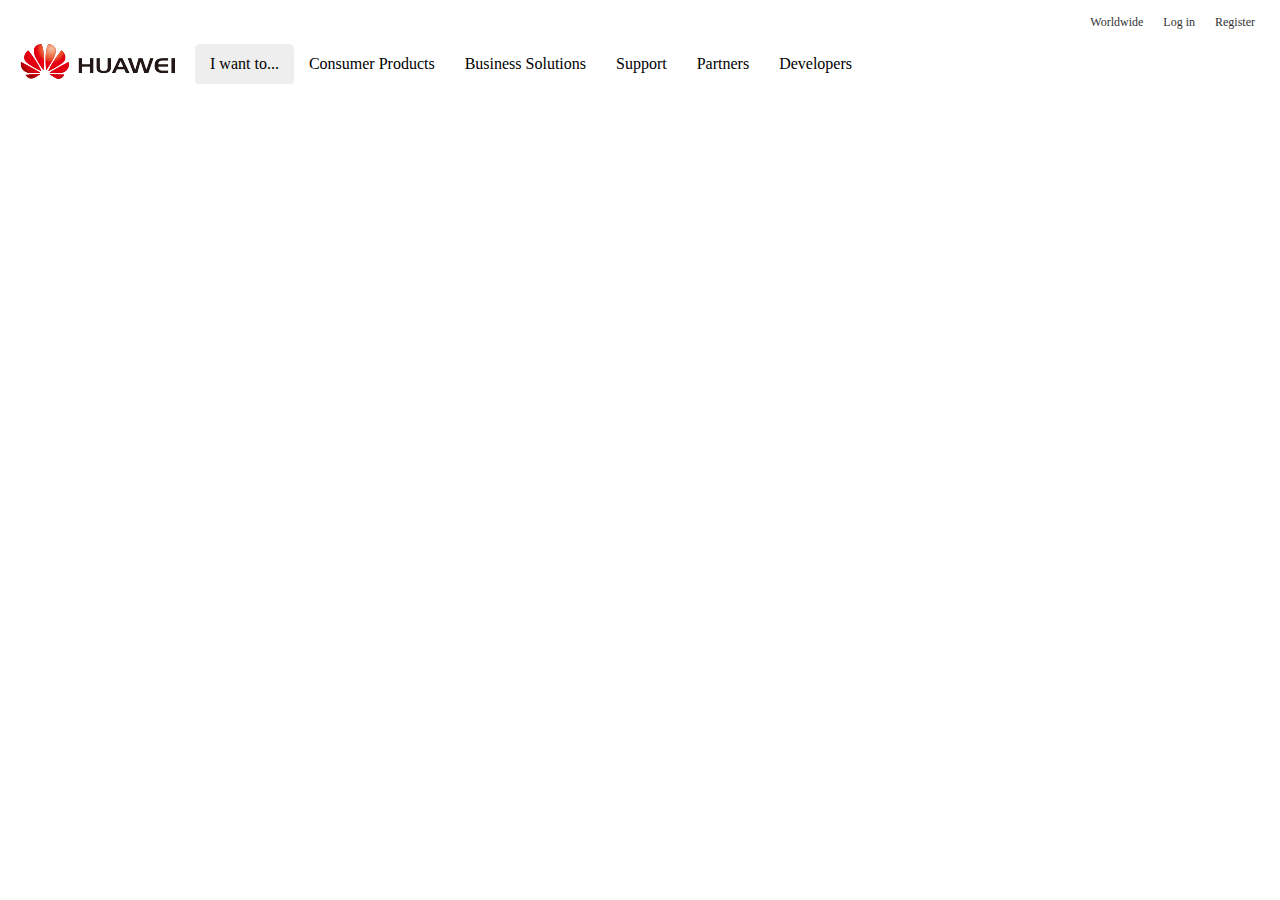
<file: choose.html>
<!DOCTYPE html>
<html>
	<head>
		<meta charset="UTF-8">
		<title></title>
		<link rel="stylesheet" type="text/css" href="css/style.css"/>
		<link rel="stylesheet" type="text/css" href="css/choose.css"/>
	</head>
	<body>
		<div id="head">
			<ul>
				<li><a href="">Worldwide</a></li>
				<li><a href="">Log in</a></li>
				<li><a href="">Register</a></li>
			</ul>
		</div>
		<div id="top">
			<div class="logo">
				<a href=""><img src="img/logo.png"/></a>
			</div>
			<div class="nav">
				<ul>
					<li class="li1"><a href=""><span></span>I want to...</a></li>
					<li><a href="">Consumer Products</a></li>
					<li><a href="">Business Solutions</a></li>
					<li><a href="">Support</a></li>
					<li><a href="">Partners</a></li>
					<li><a href="">Developers</a></li>
				</ul>
			</div>
			<div class="search">
				<a href=""><i></i></a>
			</div>
		</div>
	</body>
</html>
</file>
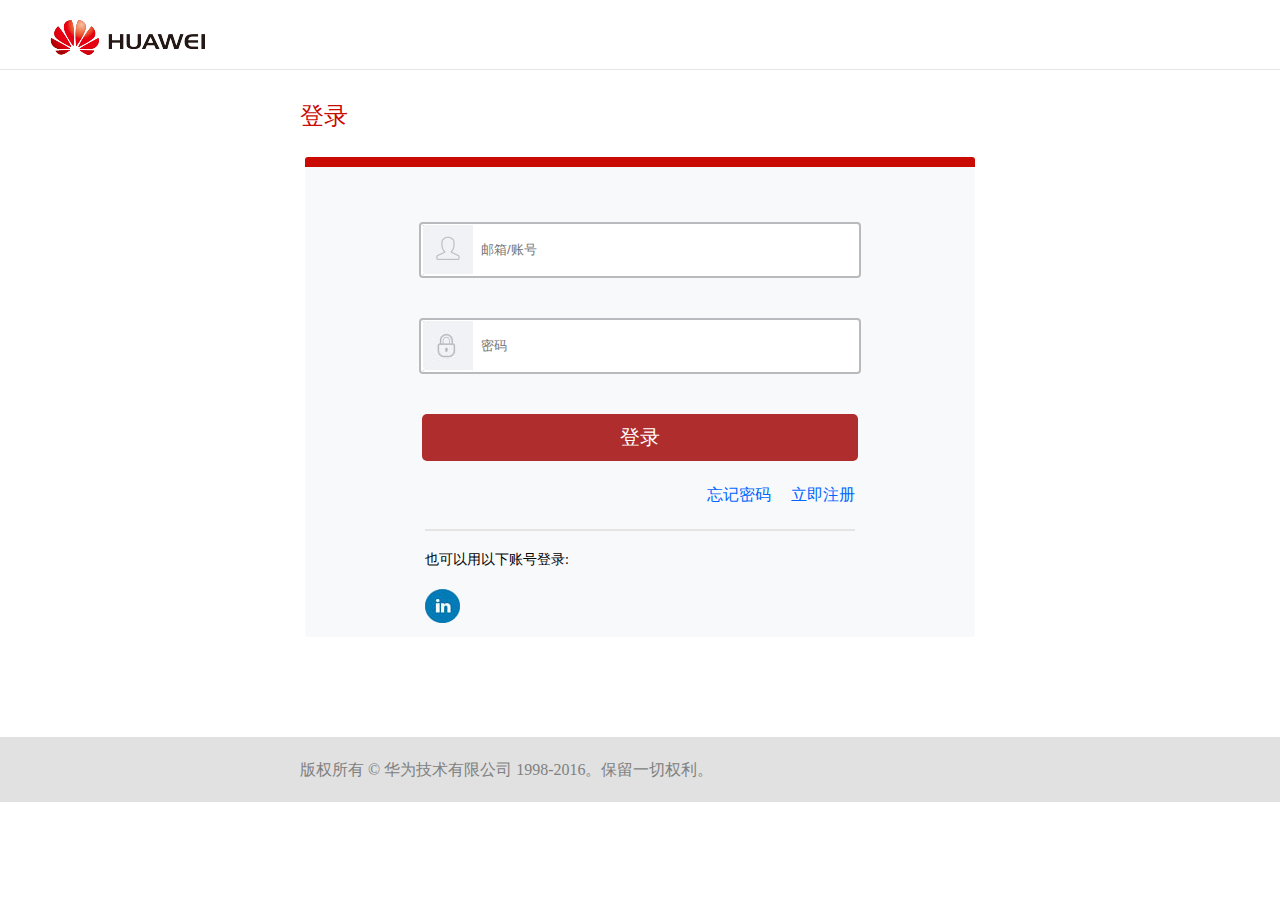
<file: denglu.html>
<!DOCTYPE html>
<html>
	<head>
		<meta charset="UTF-8">
		<title></title>
		<link rel="stylesheet" type="text/css" href="css/style.css"/>
		<link rel="stylesheet" type="text/css" href="css/denglu.css"/>
	</head>
	<body>
		<div id="top">
			<div class="logo">
				<a href="http://127.0.0.1:8020/weihua/%E9%A6%96%E9%A1%B5.html"><img src="img/logo.png"/></a>
			</div>
		</div>
		<!--头部结束-->
		
		<div id="content">
			<p class="p1">登录</p>
			<div class="box">
				<ul>
					<li><input type="text" id="Id" placeholder="邮箱/账号" /><p class="pa"></p></li>
					<li>
					<input type="password" id="pwd" placeholder="密码" />
					<span id="pwtx"></span>
				<p class="pb"></p></li>
					<li><input type="button" class="update-btn" value="登录" id="btn"/></li>
					<li><a href="https://uniportal.huawei.com/uniportal/modifyInfo.do?actionFlag=toGetPassword&nls=zh">忘记密码</a><a href="http://127.0.0.1:8020/weihua/zhuce.html">立即注册</a></li>
				</ul>
				<p>也可以用以下账号登录:</p>
				<p><a href="https://www.linkedin.com/uas/oauth2/authorization?client_id=75w69qtyfbpjxk&redirect_uri=https%3A%2F%2Funiportal.huawei.com%2Funiportal%2Foauth2%2Fauth%2Flinkedin&response_type=code&state=f0abaabf-3295-4b73-b060-e517fd73c148&scope=r_basicprofile,r_emailaddress"><img src="img/sign-in.jpg"/></a></p>	
				
				
			</div>
		</div>
		<!--content结束-->
		
		<div id="footer">
			<p>版权所有 © 华为技术有限公司 1998-2016。保留一切权利。</p>
		</div>
		<!--footer结束-->
		<!--页面完-->
	</body>
	<script src="js/denglu.js" type="text/javascript" charset="utf-8"></script>
</html>
</file>
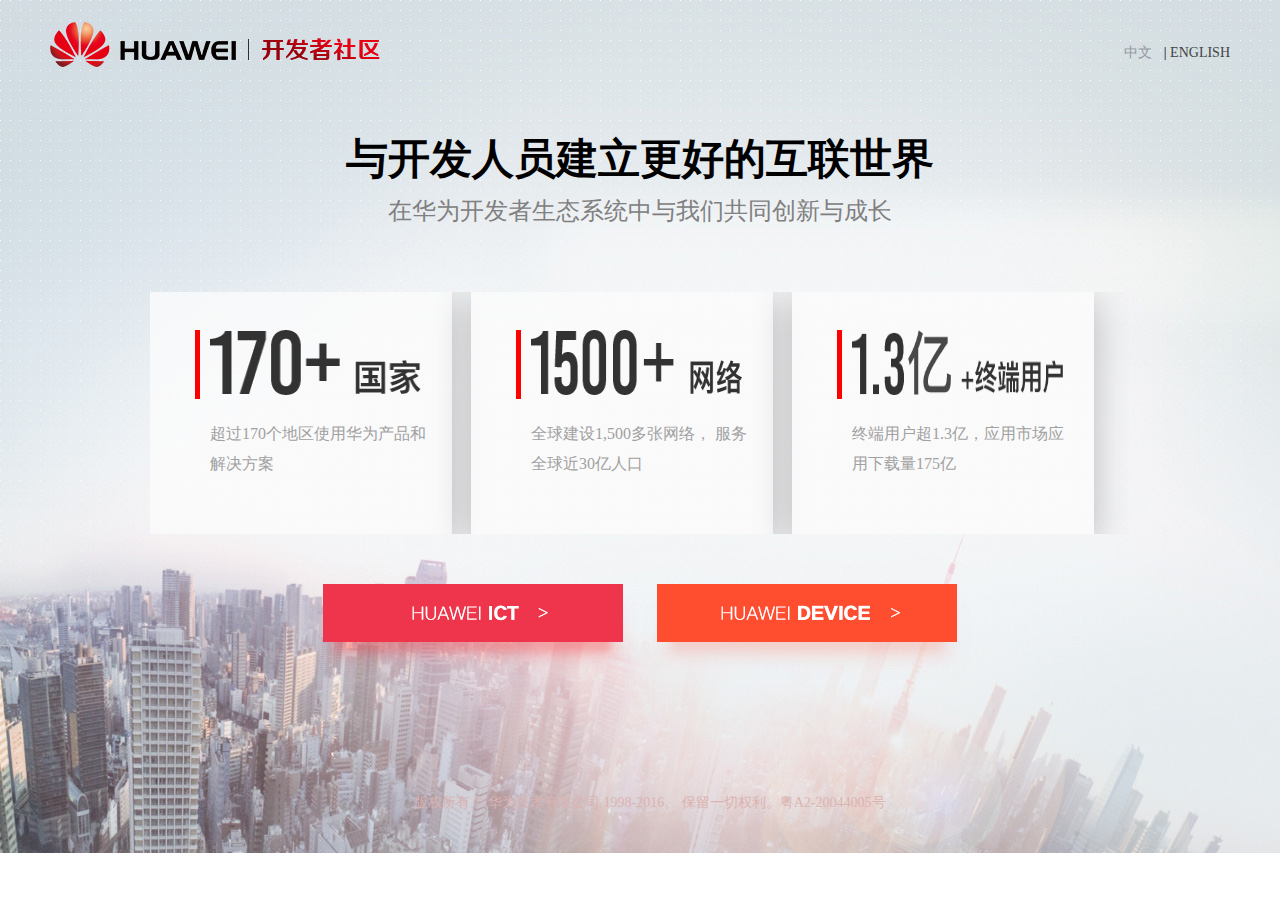
<file: developer.html>
<!DOCTYPE html>
<html>
	<head>
		<meta charset="UTF-8">
		<title></title>
		<link rel="stylesheet" type="text/css" href="css/developer.css"/>
		<link rel="stylesheet" type="text/css" href="css/style.css"/>
	</head>
	<body>
		<div id="box">
			<div class="top">
				<div class="logo">
					<a href="http://127.0.0.1:8020/weihua/developer.html""><img src="img/logo_ch.png"/></a>
				</div>
				<p><a href="http://127.0.0.1:8020/weihua/developer.html">中文</a> | <a href="http://127.0.0.1:8020/weihua/developerE.html">ENGLISH</a></p>	
			</div>
		
			<div class="c">
				<div class="c1">
					<p class="p1">与开发人员建立更好的互联世界</p>
					<p class="p2">在华为开发者生态系统中与我们共同创新与成长</p>
					<div class="c2">
						<ul>
							<li class="li1"><img src="img/170.png"/></li>
							<li class="li2">超过170个地区使用华为产品和解决方案</li>
						</ul>
						<ul>
							<li class="li1"><img src="img/1500.png"/></li>
							<li class="li2">全球建设1,500多张网络， 服务全球近30亿人口</li>
						</ul>
						<ul>
							<li class="li1"><img src="img/1.3.png"/></li>
							<li class="li2">终端用户超1.3亿，应用市场应用下载量175亿</li>
						</ul>
					</div>
					
					<div class="c3">
						<a href=""><img src="img/bbs_bt01.png"/></a><a href=""></a>
						<a href=""><img src="img/bbs_bt02.png"/></a><a href=""></a>
					</div>
				</div>
				
			</div>
			
			<div class="footer">
				<p>版权所有 © 华为技术有限公司 1998-2016。 保留一切权利。粤A2-20044005号</p>
			</div>
		</div>
	</body>
</html>
</file>
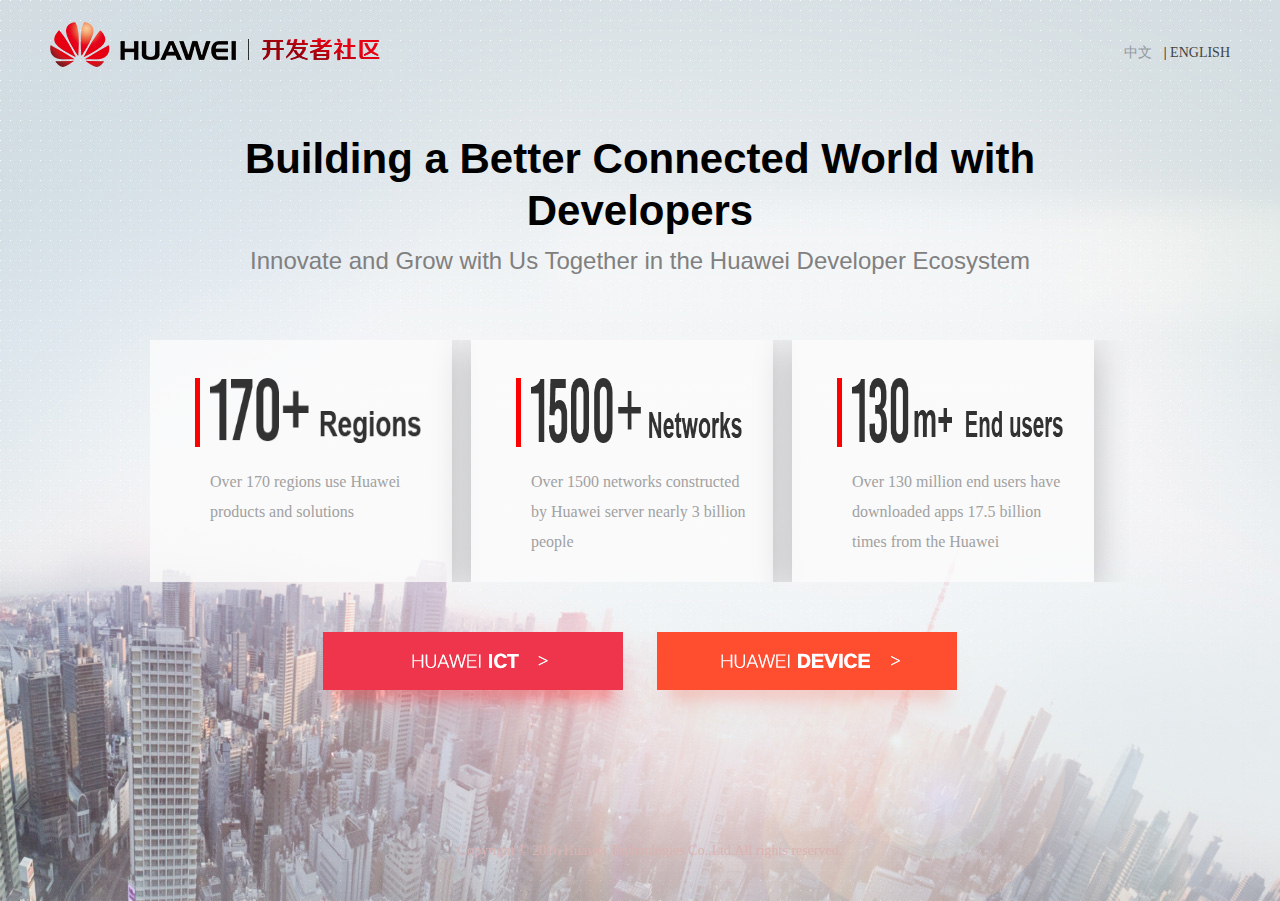
<file: developerE.html>
<!DOCTYPE html>
<html>
	<head>
		<meta charset="UTF-8">
		<title></title>
		<link rel="stylesheet" type="text/css" href="css/developer.css"/>
		<link rel="stylesheet" type="text/css" href="css/style.css"/>
	</head>
	<body>
		<div id="box">
			<div class="top">
				<div class="logo">
					<a href="http://127.0.0.1:8020/weihua/developer.html"><img src="img/logo_ch.png"/></a>
				</div>
				<p><a href="http://127.0.0.1:8020/weihua/developer.html">中文</a> | <a href="http://127.0.0.1:8020/weihua/developerE.html">ENGLISH</a></p>	
			</div>
		
			<div class="c">
				<div class="c1">
					<p class="p1">Building a Better Connected World with Developers</p>
					<p class="p2">Innovate and Grow with Us Together in the Huawei Developer Ecosystem</p>
					<div class="c2">
						<ul>
							<li class="li1"><img src="img/regions-en.png"/></li>
							<li class="li2">Over 170 regions use Huawei products and solutions</li>
						</ul>
						<ul>
							<li class="li1"><img src="img/network-en.png"/></li>
							<li class="li2">Over 1500 networks constructed by Huawei server nearly 3 billion people </li>
						</ul>
						<ul>
							<li class="li1"><img src="img/endusers-en.png"/></li>
							<li class="li2">Over 130 million end users have downloaded apps 17.5 billion times from the Huawei </li>
						</ul>
					</div>
					
					<div class="c3">
						<a href=""><img src="img/bbs_bt01.png"/></a><a href=""></a>
						<a href=""><img src="img/bbs_bt02.png"/></a><a href=""></a>
					</div>
				</div>
				
			</div>
			
			<div class="footer">
				<p>Copyright © 2016 Huawei Technologies Co.,Ltd.All rights reserved.</p>
			</div>
		</div>
	</body>
</html>
</file>
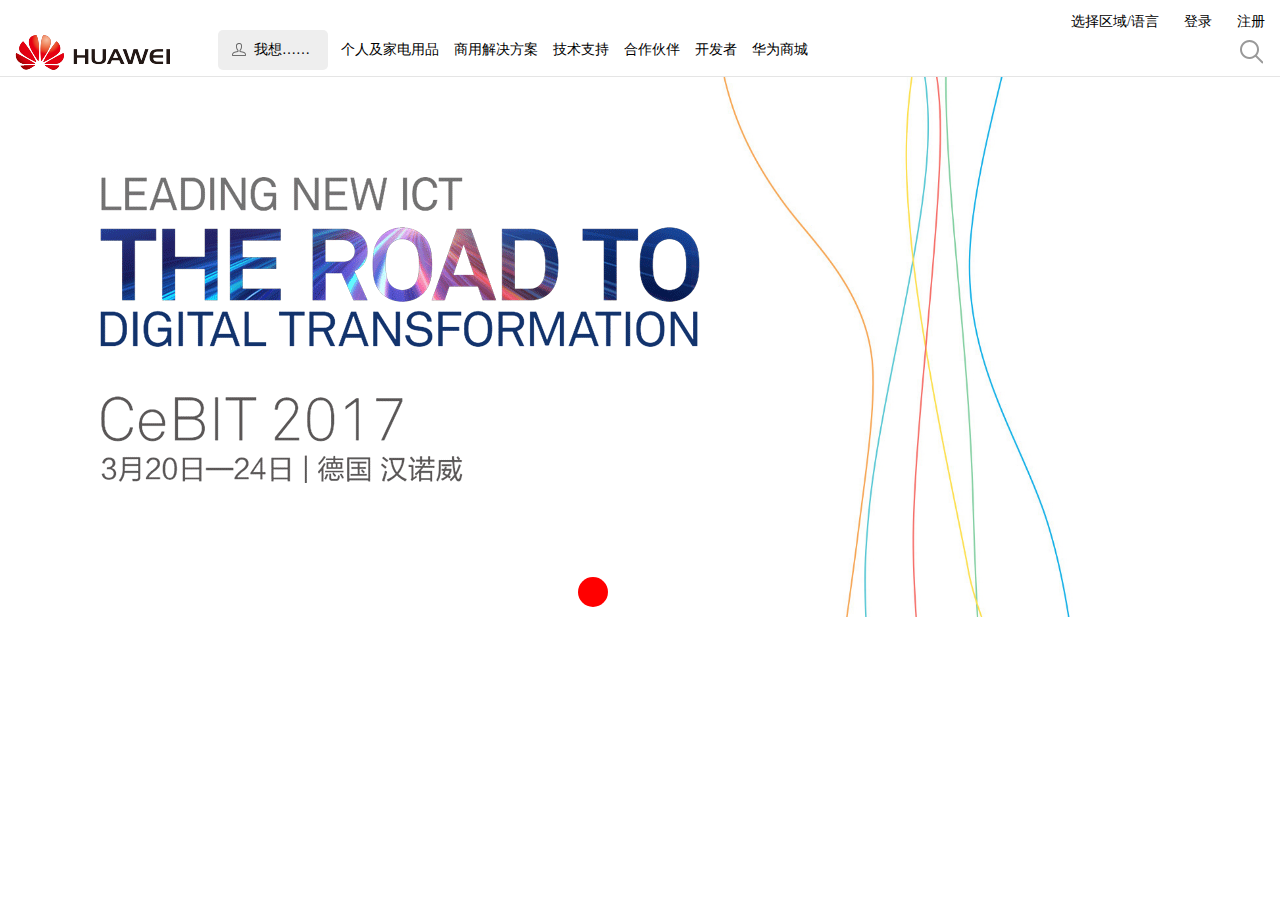
<file: home page.html>
<!DOCTYPE html>
<html>

	<head>
		<meta charset="UTF-8">
		<title></title>
		<link rel="stylesheet" type="text/css" href="css/style.css" />
		<link rel="stylesheet" type="text/css" href="css/homepage.css" />
		<script src="js/move.js" type="text/javascript" charset="utf-8"></script>
		<script src="js/jquery-1.8.3.min.js"></script>
		<script src="js/homepage.js" type="text/javascript" charset="utf-8"></script>
	</head>

	<body>
		<div id="top">
			<div class="logo">
				<a href="###"><img src="img/logo.png"></a>
			</div>
			<div class="nav">
				<ul>
					<li class="li1">
						<a href="###"><i></i><span>我想……</span></a>
					</li>
					<li class="li2">
						<a href="###">个人及家电用品</a>
					</li>
					<li class="li3">
						<a href="###">商用解决方案</a>
					</li>
					<li class="li4">
						<a href="###">技术支持</a>
					</li>
					<li class="li5">
						<a href="###">合作伙伴</a>
					</li>
					<li class="li6">
						<a href="###">开发者</a>
					</li>
					<li class="li7">
						<a href="###">华为商城</a>
					</li>
				</ul>
			</div>
			<div class="y">
				<ul>
					<li><img src="img/3.png"/></li>
					<li><a href="###">浏览智能手机</a></li>
					<li><a href="###">购买产品手机</a></li>
					<li><a href="###">获取技术支持</a></li>
					<li><a href="###">查找销售门店</a></li>
					<li><a href="###">访问消费者网站&gt;</a></li>
				</ul>
				<ul>
					<li><img src="img/4.png"/></li>
					<li><a href="###">提交购买需求</a></li>
					<li><a href="###">查看成功案例</a></li>
					<li><a href="###">查找营销资料</a></li>
					<li><a href="###">成为渠道合作伙伴</a></li>
					<li><a href="###">访问消费者网站&gt;</a></li>
				</ul>
				<ul>
					<li><img src="img/5.png"/></li>
					<li><a href="###">了解行业热点</a></li>
					<li><a href="###">了解运营商解决方案</a></li>
					<li><a href="###">查找运营商相关产品</a></li>
					<li><a href="###">了解运营商服务</a></li>
					<li><a href="###">访问消费者网站&gt;</a></li>
				</ul>
				<ul>
					<li style="float: none;"><a href="###">联系华为</a></li>
					<li><a href="###">关注华为动态</a></li>
					<li><a href="###">提出产品建议</a></li>
					<li><a href="###">加入华为</a></li>
					<li style="padding: 0px;"><a class="a1" href="###">在线反馈</a></li>
				</ul>
			</div>
			<div class="g">
				<ul>
					<li><a href="###">智能手机</a></li>
					<li><img src="img/3.png"/></li>
					<li><a href="###">HUAWEI P10</a></li>
					<li><a href="###">查看更多&gt;</a></li>
				</ul>
				<ul>
					<li><a href="###">笔记本&平板</a></li>
					<li><img src="img/6.png"/></li>
					<li><a href="###">MateBook</a></li>
					<li><a href="###">查看更多&gt;</a></li>
				</ul>
				<ul>
					<li><a href="###">穿戴设备</a></li>
					<li><img src="img/7.png"/></li>
					<li><a href="###">TalkBand B3</a></li>
					<li><a href="###">查看更多&gt;</a></li>
				</ul>
				<ul>
					<li><a href="###">移动宽带</a></li>
					<li><img src="img/8.png"/></li>
					<li><a href="###">随行WIFI Plus</a></li>
					<li><a href="###">查看更多&gt;</a></li>
				</ul>
				<ul>
					<li><a href="###">智能家居</a></li>
					<li><img src="img/9.png"/></li>
					<li><a href="###">华为漏油器Q1</a></li>
					<li><a href="###">查看更多&gt;</a></li>
				</ul>
				<ul>
					<li><a href="###">配件</a></li>
					<li><img src="img/10.png"/></li>
					<li><a href="###">VR眼睛</a></li>
					<li><a href="###">查看更多&gt;</a></li>
				</ul>
			</div>
			<div class="h">
				<ul class="ul1">
					<li><a href="###">热点话题</a></li>
					<li><a href="###">大视频</a></li>
					<li><a href="###">大IT</a></li>
					<li><a href="###">大运营</a></li>
					<li><a href="###">大架构</a></li>
					<li><a href="###">大管道</a></li>
					<li><a href="###">软件定义网络（SDN）</a></li>
					<li><a href="###">精简IT，敏捷商道</a></li>
					<li><a class="a2" href="###">物联网，驱动行业创新</a></li>
				</ul>
				<ul>
					<li><a href="###">行业</a></li>
					<li><a href="###">公共安全</a></li>
					<li><a href="###">政务</a></li>
					<li><a href="###">轨道</a></li>
					<li><a href="###">电力</a></li>
					<li><a href="###">金融</a></li>
					<li><a href="###">影视传媒（SDN）</a></li>
					<li><a href="###">教育</a></li>
					<li><a href="###">查看更多&gt;</a></li>
				</ul>
				<ul>
					<li><a href="###">企业产品及服务</a></li>
					<li><a href="###">交换机</a></li>
					<li><a href="###">路由器</a></li>
					<li><a href="###">WLAN</a></li>
					<li><a href="###">服务器</a></li>
					<li><a href="###">存储</a></li>
					<li><a href="###">云计算</a></li>
					<li><a href="###">网络能源</a></li>
					<li><a href="###">服务</a></li>
					<li><a href="###">查看更多&gt;</a></li>
				</ul>
				<ul>
					<li><a href="###">运营商产品及服务</a></li>
					<li><a href="###">无线网络</a></li>
					<li><a href="###">固定网络</a></li>
					<li><a href="###">云核心网</a></li>
					<li><a href="###">电信软件</a></li>
					<li><a href="###">IT基础设施</a></li>
					<li><a href="###">网络能源</a></li>
					<li><a href="###">全球服务</a></li>
					<li><a href="###">查看更多&gt;</a></li>
				</ul>
				<ul>
					<li><a href="###">其他产品</a></li>
					<li><a class="a2" href="###">智能光伏</a></li>
				</ul>
			</div>
			
			
				<div class="b">
				<div class="head">
					<ul>
	  					<li><a href="###">选择区域/语言</a></li>
	  					<li><a href="###">登录</a></li>
	  					<li><a href="###">注册</a></li>
	  				</ul>
				</div>
				<div class="search">
					<a href="###"><i></i></a>
				</div>
			</div>
		</div>
		<!--头部结束-->
    <div id="lunbo">
    	<iframe src="轮播图（无缝完成）.html" width="1263" height="540" scrolling="no" frameborder="0"></iframe>
    </div>  
	</body>

</html>
</file>
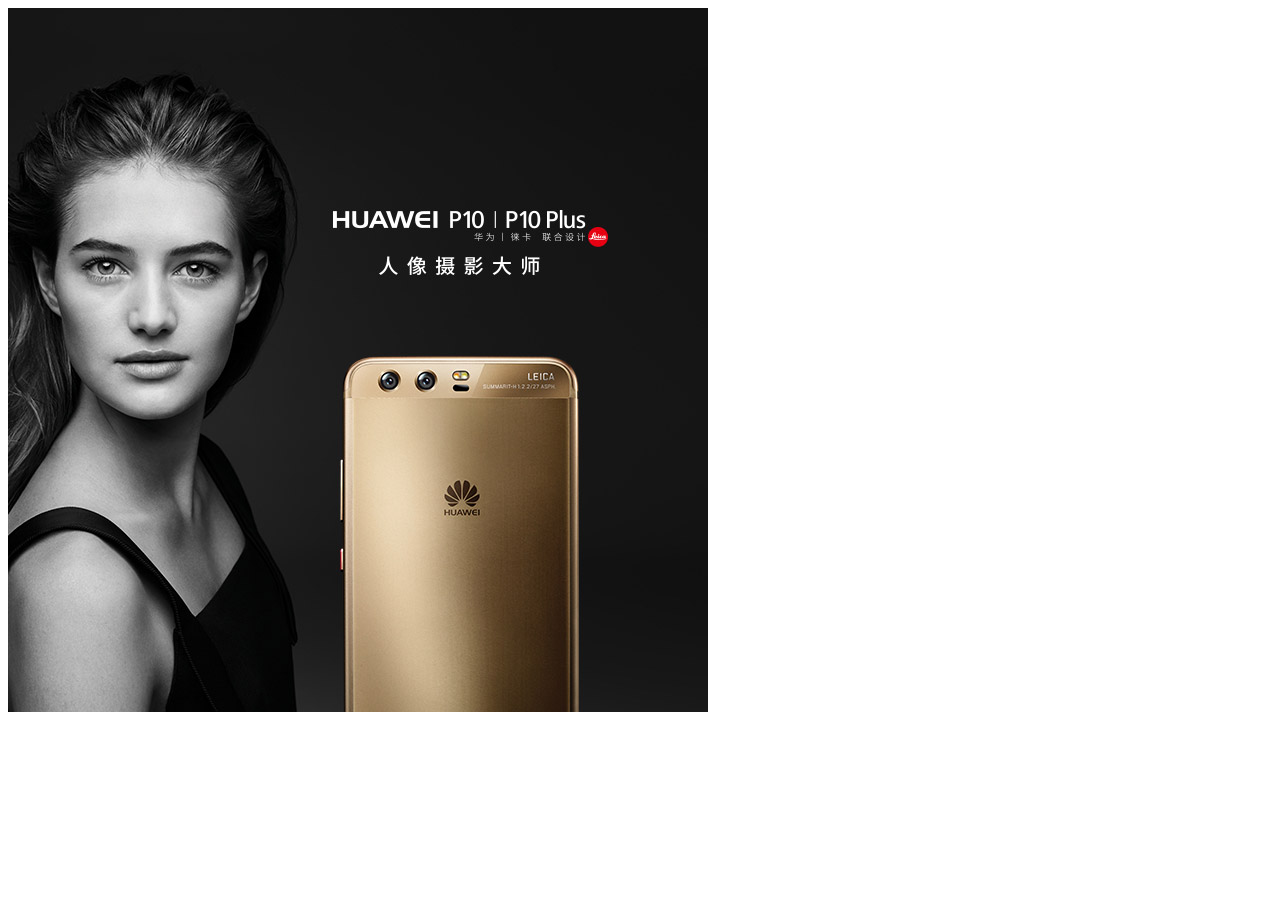
<file: huadong.html>
<!DOCTYPE html>
<html>
	<head>
		<meta charset="UTF-8">
		<title></title>
		<style type="text/css">
			/*.box{width:220px;height:220px;border:1px solid #E8E8E8;padding:5px;
  position:relative;}
  .box p{width:25px;height:25px;background:url(img/4.png);
   position:absolute;left:20px;bottom:20px;}
  .box span{display:block;width:220px;height:220px;padding:5px;
  position:absolute;top:0;left:0;display:none;}
   .box a:hover span{background:#EEE;filter:alpha(opacity=70);opacity:0.7;}
   .box a:hover p{background:url(img/3.png);}
   .box a:hover span{display:block;}*/
		</style>
	</head>
	<body>
		<img src="img/4.jpg" id="Img"/>
		<!--<div class="box"><a href="#"><img src="img/4.jpg" id="Img"  /><span>撒反对的师傅的说法都是</span><p></p></a>-->
		<script src="js/move.js"></script>
		<script src="js/sy.js">
//		<!--function getId(str){
//				return document.getElementById(str);
//			}
//			var oWrap = getId("wrap");
//			var oPop = getId("pop");
//			oWrap.onmouseover = function(){
//				move(oPop,{"top":"0"});
//			}
//			oWrap.onmouseout = function(){
//				move(oPop,{"top":"300px"});
//			}
//			<!--var oImg = getId("Img");
//			oImg.onmouseover = function(){
//				move(oImg,{"margin-left":"10px","opacity":"0.8"});
//			}
//			oImg.onmouseout = function(){
//				move(oImg,{"margin-left":"0px","opacity":"0.8"});
//			}
		</script>
	</body>
</html>
</file>
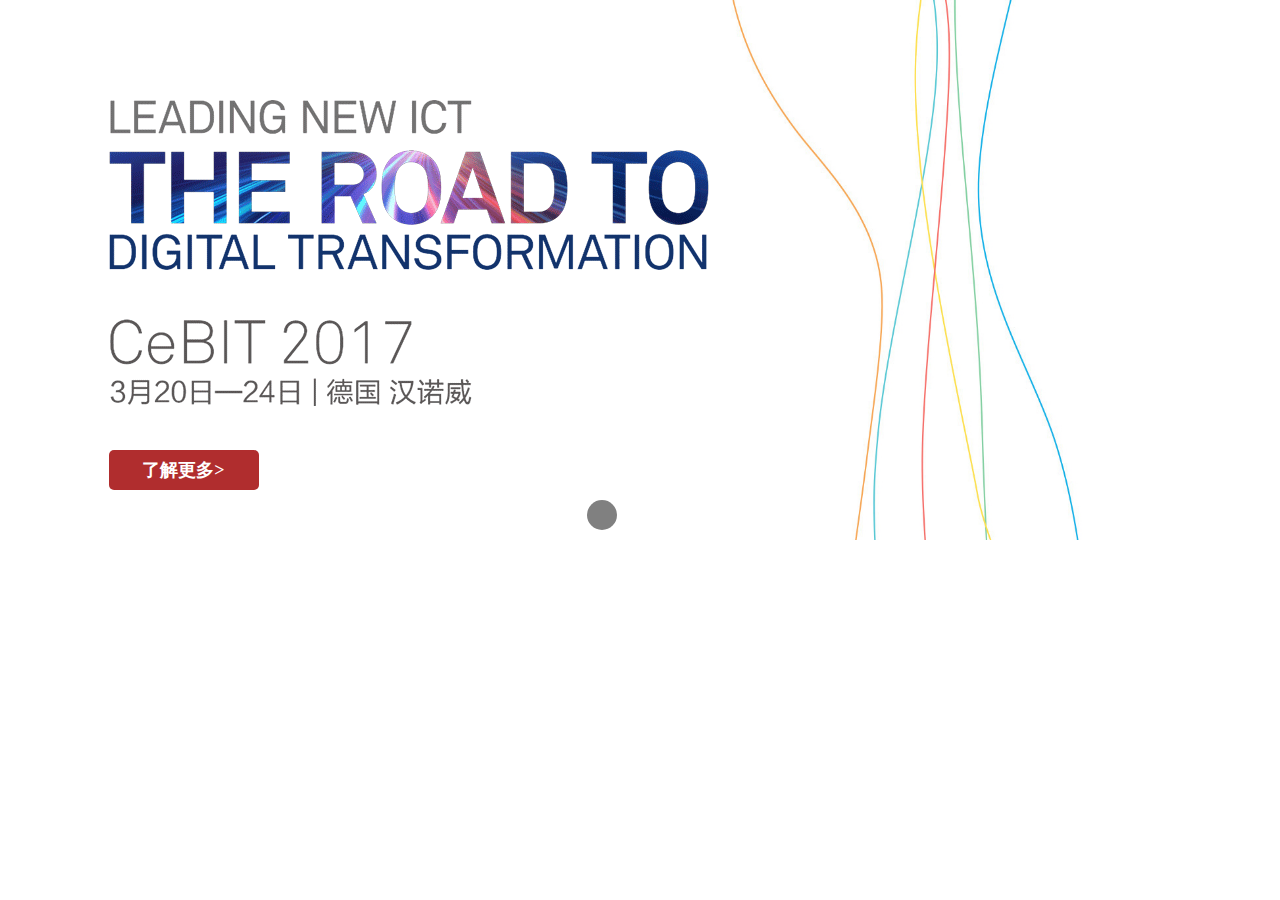
<file: lunbo.html>
<!DOCTYPE html>
<html>
	<head>
		<meta charset="UTF-8">
		<title></title>
		<style>
			*{
				margin: 0;
				padding: 0;
			}
			ul,li{
				list-style-type:none;
			}
			#wrap{
				width: 1263px;
				height: 540px;
				overflow: hidden;
				margin: 0 auto;
				position: relative;
			}
			ul#slide{
				position: absolute;
				left: 0;
				top: 0;
				width: 9999px;
			}
			#slide li{
				float: left;
				width: 1263px;
				height: 540px;
				background: rgba(0,0,0,0.5);
				font-size: 200px;
				color: #fff;
				font-weight: bold;
				text-align: center;
				line-height: 500px;
				position: relative;
			}
			#prev,#next{
				width:100px;
				height: 150px;
				line-height: 150px;
				color: rgba(0,0,0,0.3);
				font-size: 150px;
				/*background: rgba(0,0,0,0.5);*/
				position: absolute;
				top: 200px;
				text-align: center;
				text-decoration: none;
				display: none;
			}
			#wrap:hover #prev,#wrap:hover #next{
				display: block;
			}
			#prev{
				left: -20px;
			}
			#next{
				right: 0;
			}
			#list{
				position: absolute;
				bottom: 10px;
				left:45%;
			}
			#list li{
				width: 30px;
				height: 30px;
				background: #fff;
				border-radius: 50%;
				float: left;
				margin-left: 10px;
				cursor: pointer;
			}
			#list li.active{
				background: grey;
			}
			#png3,#png4{
				width: 1263px;
				height: 540px;
			}
			#png1{
				position: absolute;
				left:100px;
				top:100px;
			}
			#png2{
				position: absolute;
				left:100px;
				top:100px;
			}
			#a1{
				position: absolute;
				background-color: #b02d2e;
				color: #FFFFFF;
				border-radius: 5px;
				left:100px;
				top:450px;
				width: 150px;
				height: 40px;
				line-height: 40px;
				font-size: 18px;
				text-decoration: none;
			}
			#a2{
				position: absolute;
				background-color: #b02d2e;
				color: #FFFFFF;
				border-radius: 5px;
				left:100px;
				top:300px;
				width: 150px;
				height: 40px;
				line-height: 40px;
				font-size: 18px;
				text-decoration: none;
			}
			#a1:hover,#a2:hover{
				background: #e22835;
			}
		</style>
	</head>
	<body>
		<div id="wrap">
			<ul id="slide">
				<li>
					<img src="img/1.jpg" id="png3"/>
					<img src="img/1.png" id="png1"/>
					<a id="a1" href="http://e.huawei.com/topic/cebit2017-cn/index.html?ic_medium=hwdc&ic_source=corp_bannerux_cebit2017">了解更多&gt;</a>
				</li>
				<li>
					<img src="img/2.jpg" id="png4"/>
					<img src="img/2.png"  id="png2"/>
					<a id="a2" href="http://www.huawei.com/cn/events/mwc/2017?ic_source=corp_banner1_mwc&ic_medium=hwdc">了解更多&gt;</a>
				</li>
				
			</ul>
			<!--左右按钮-->
			<a id="prev" href="#">&lt;</a>
			<a id="next" href="#">&gt;</a>
			<!--下面原点-->
			<ul id="list">
				<li class="active"></li>
				<li></li>
			</ul>
		</div>
		<script src="js/move.js"></script>
		
		<script>
		//	封装函数获取ID的元素节点，获取样式
			function getId(str){
				return document.getElementById(str);
			}
			function getStyle(obj,attr){
				if(obj.currentStyle){
					return obj.currentStyle[attr];
				}else{
					return getComputedStyle(obj,null)[attr];
				}
			}
			
			var oWrap = getId("wrap");
			var oSlide = getId("slide");
			var iWidth = parseInt(getStyle(oWrap,"width"));
			var oList = getId("list");
			var oLi = oList.getElementsByTagName("li");
			var oLen = oLi.length;
			var oNext = getId("next");
			var oPrev = getId("prev");
			var m = 0;  //当前第几张图的索引
			var timer = null;
			oSlide.innerHTML+=oSlide.innerHTML;
			//自动轮播
			function autoPlay(){
				timer = setInterval(function(){
					m++;
					if(m==oLen+1){
						oSlide.style.left = "0";
						m=1;
					}
	//				oSlide.style.left = (-1)*m*iWidth+"px"; css直接改，没有动画效果
	//				通过move函数改变left值，当前第几张图的数值×每个的宽度在取负值
					move(oSlide,{"left":(-1)*m*iWidth+"px"});
					for(var i=0;i<oLen;i++){
						oLi[i].className = "";
					}
					oLi[m%oLen].className = "active";
				},3000)
			}
			//	调用自动轮播		
			autoPlay();
			
			// 鼠标移上移开清除或开启定时器
			oWrap.onmouseover = function(){
				clearInterval(timer);
			}
			oWrap.onmouseout = function(){
				autoPlay();
			}
			
			//下面圆点鼠标移上
			for(var i=0;i<oLen;i++){
				oLi[i].index = i;  //存储index属性
				oLi[i].onmouseover = function(){
					for(var j=0;j<oLen;j++){
						oLi[j].className = "";
					}
					oLi[this.index].className = "active";
					m = this.index; //将index复制给m，全局也知道当前是第几张图
					move(oSlide,{"left":(-1)*m*iWidth+"px"});
				}
			}
			// next的点击
			oNext.onclick = function(){
				m++;
//				if(m==oLen){  //最后一张之后再点击改到第一张
//					m=0;
//				}
				if(m==oLen+1){
					oSlide.style.left = "0";
					m=1;
				}
				move(oSlide,{"left":(-1)*m*iWidth+"px"});
				
				for(var i=0;i<oLen;i++){
					oLi[i].className = "";
				}
				oLi[m%oLen].className = "active";
			}
			// prev的点击
			oPrev.onclick = function(){
				m--;
				if(m==-1){  //第一张在往前点击改到最后一张
					m=oLen-1;
					oSlide.style.left = (-1)*oLen*iWidth+"px";
				}
				move(oSlide,{"left":(-1)*m*iWidth+"px"});
				for(var i=0;i<oLen;i++){
					oLi[i].className = "";
				}
				oLi[m%oLen].className = "active";
			}
		</script>
	</body>
</html>
</file>
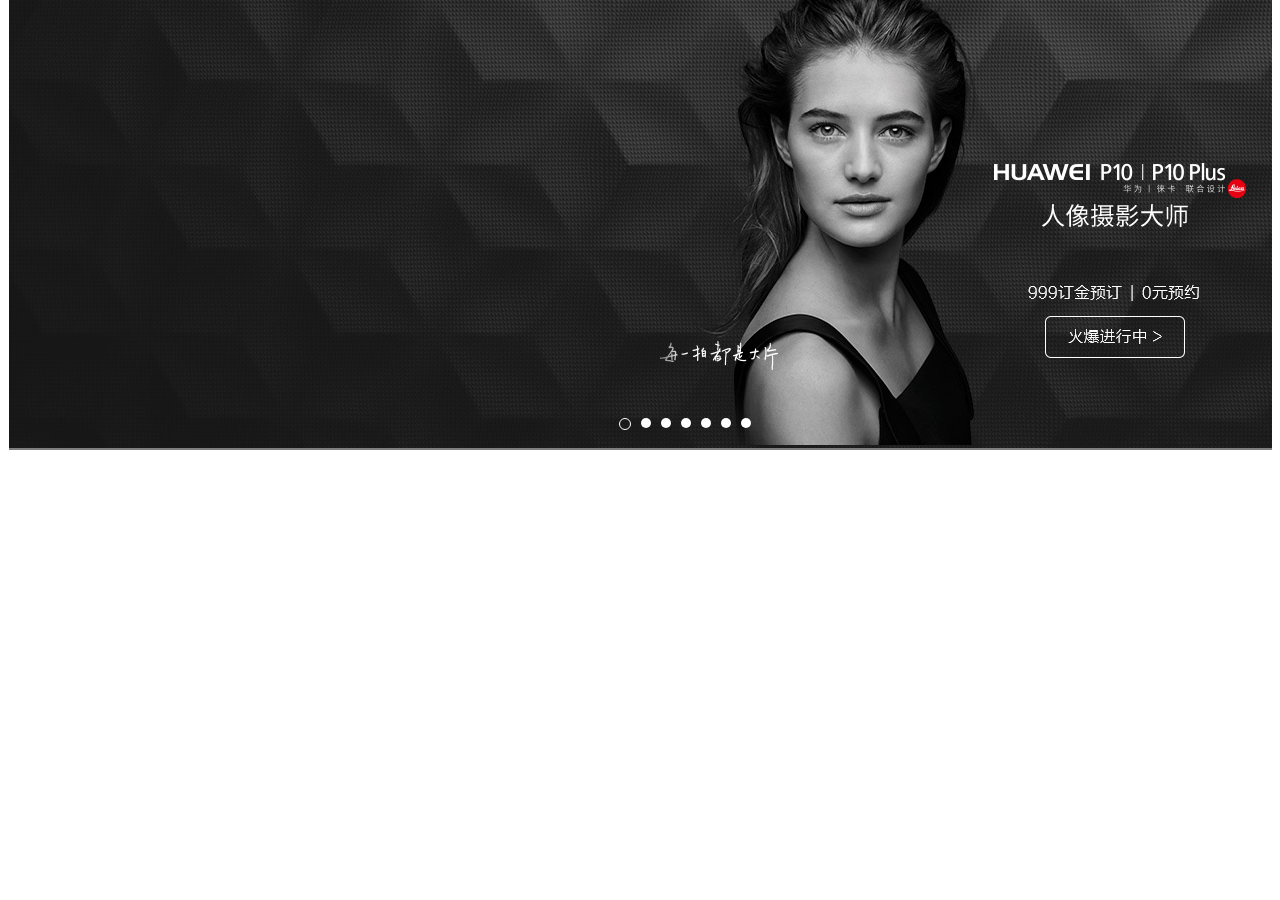
<file: sclb.html>
<!DOCTYPE html>
<html>
	<head>
		<meta charset="UTF-8">
		<title></title>
		<style>
			*{
				margin: 0;
				padding: 0;
			}
			ul,li{
				list-style-type:none;
			}
			#wrap{
				width: 1263px;
				height: 450px;
				overflow: hidden;
				margin: 0 auto;
				position: relative;
			}
			ul#slide{
				position: absolute;
				left: 0;
				top: 0;
				width: 99999px;
			}
			#slide li{
				float: left;
				width: 1263px;
				height: 450px;
				background: rgba(0,0,0,0.5);
				font-size: 200px;
				color: #fff;
				font-weight: bold;
				text-align: center;
				line-height: 450px;
			}
			#prev,#next{
				width:150px;
				height: 100px;
				line-height: 100px;
				color: #fff;
				font-size: 80px;
				background: rgba(0,0,0,0.5);
				position: absolute;
				top: 200px;
				text-align: center;
				text-decoration: none;
				display: none;
			}
			#wrap:hover #prev,#wrap:hover #next{
				display: block;
			}
			/*#prev{
				left: 0;
			}
			#next{
				right: 0;
			}*/
			#list{
				position: absolute;
				bottom: 20px;
				left:600px
			}
			#list li{
				width: 10px;
				height: 10px;
				background: #fff;
				border-radius: 50%;
				float: left;
				margin-left: 10px;
				cursor: pointer;
			}
			#list li.active{
				background: rgba(0,0,0,0);
				border: 1px solid #fff;
				border-radius: 50%;
			}
		</style>
	</head>
	<body>
		<div id="wrap">
			<ul id="slide">
				<li><img src="img/b1.jpg"/></li>
				<li><img src="img/b2.jpg"/></li>
				<li><img src="img/b3.jpg"/></li>
				<li><img src="img/b4.jpg"/></li>
				<li><img src="img/b5.jpg"/></li>
				<li><img src="img/b6.jpg"/></li>
				<li><img src="img/b7.jpg"/></li>
				
			</ul>
			<!--左右按钮-->
			<!--<a id="prev" href="#">&lt;</a>
			<a id="next" href="#">&gt;</a>-->
			<!--下面原点-->
			<ul id="list">
				<li class="active"></li><li></li><li></li><li></li><li></li><li></li><li></li>
			</ul>
		</div>
		<script src="js/move.js"></script>
		<script>
		//	封装函数获取ID的元素节点，获取样式
			function getId(str){
				return document.getElementById(str);
			}
			function getStyle(obj,attr){
				if(obj.currentStyle){
					return obj.currentStyle[attr];
				}else{
					return getComputedStyle(obj,null)[attr];
				}
			}
			
			var oWrap = getId("wrap");
			var oSlide = getId("slide");
			var iWidth = parseInt(getStyle(oWrap,"width"));
			var oList = getId("list");
			var oLi = oList.getElementsByTagName("li");
			var oLen = oLi.length;
//			var oNext = getId("next");
//			var oPrev = getId("prev");
			var m = 0;  //当前第几张图的索引
			var timer = null;
			oSlide.innerHTML+=oSlide.innerHTML;
			//自动轮播
			function autoPlay(){
				timer = setInterval(function(){
					m++;
					if(m==oLen+1){
						oSlide.style.left = "0";
						m=1;
					}
	//				oSlide.style.left = (-1)*m*iWidth+"px"; css直接改，没有动画效果
	//				通过move函数改变left值，当前第几张图的数值×每个的宽度在取负值
					move(oSlide,{"left":(-1)*m*iWidth+"px"});
					for(var i=0;i<oLen;i++){
						oLi[i].className = "";
					}
					oLi[m%oLen].className = "active";
				},1000)
			}
			//	调用自动轮播		
			autoPlay();
			
			// 鼠标移上移开清除或开启定时器
			oWrap.onmouseover = function(){
				clearInterval(timer);
			}
			oWrap.onmouseout = function(){
				autoPlay();
			}
			
			//下面圆点鼠标移上
			for(var i=0;i<oLen;i++){
				oLi[i].index = i;  //存储index属性
				oLi[i].onmouseover = function(){
					for(var j=0;j<oLen;j++){
						oLi[j].className = "";
					}
					oLi[this.index].className = "active";
					m = this.index; //将index复制给m，全局也知道当前是第几张图
					move(oSlide,{"left":(-1)*m*iWidth+"px"});
					}
			}
		</script>
	</body>
</html>
</file>
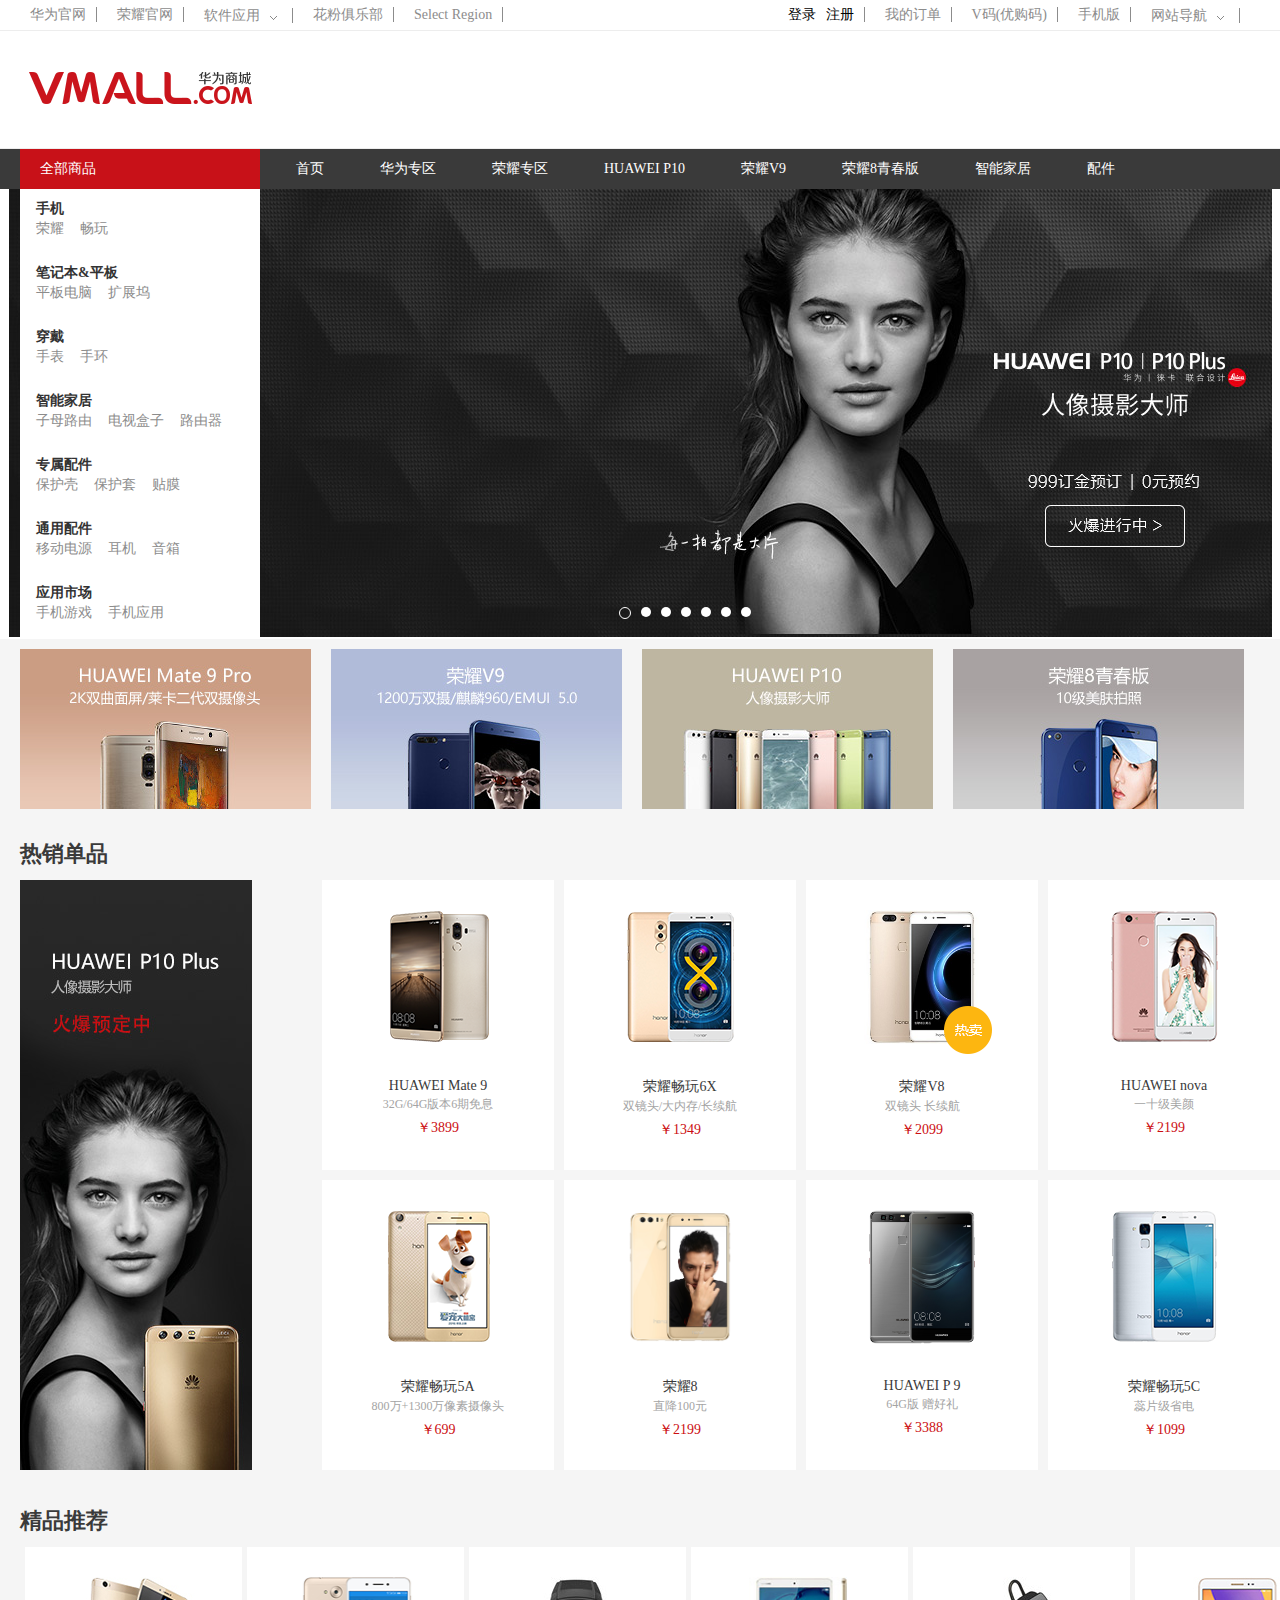
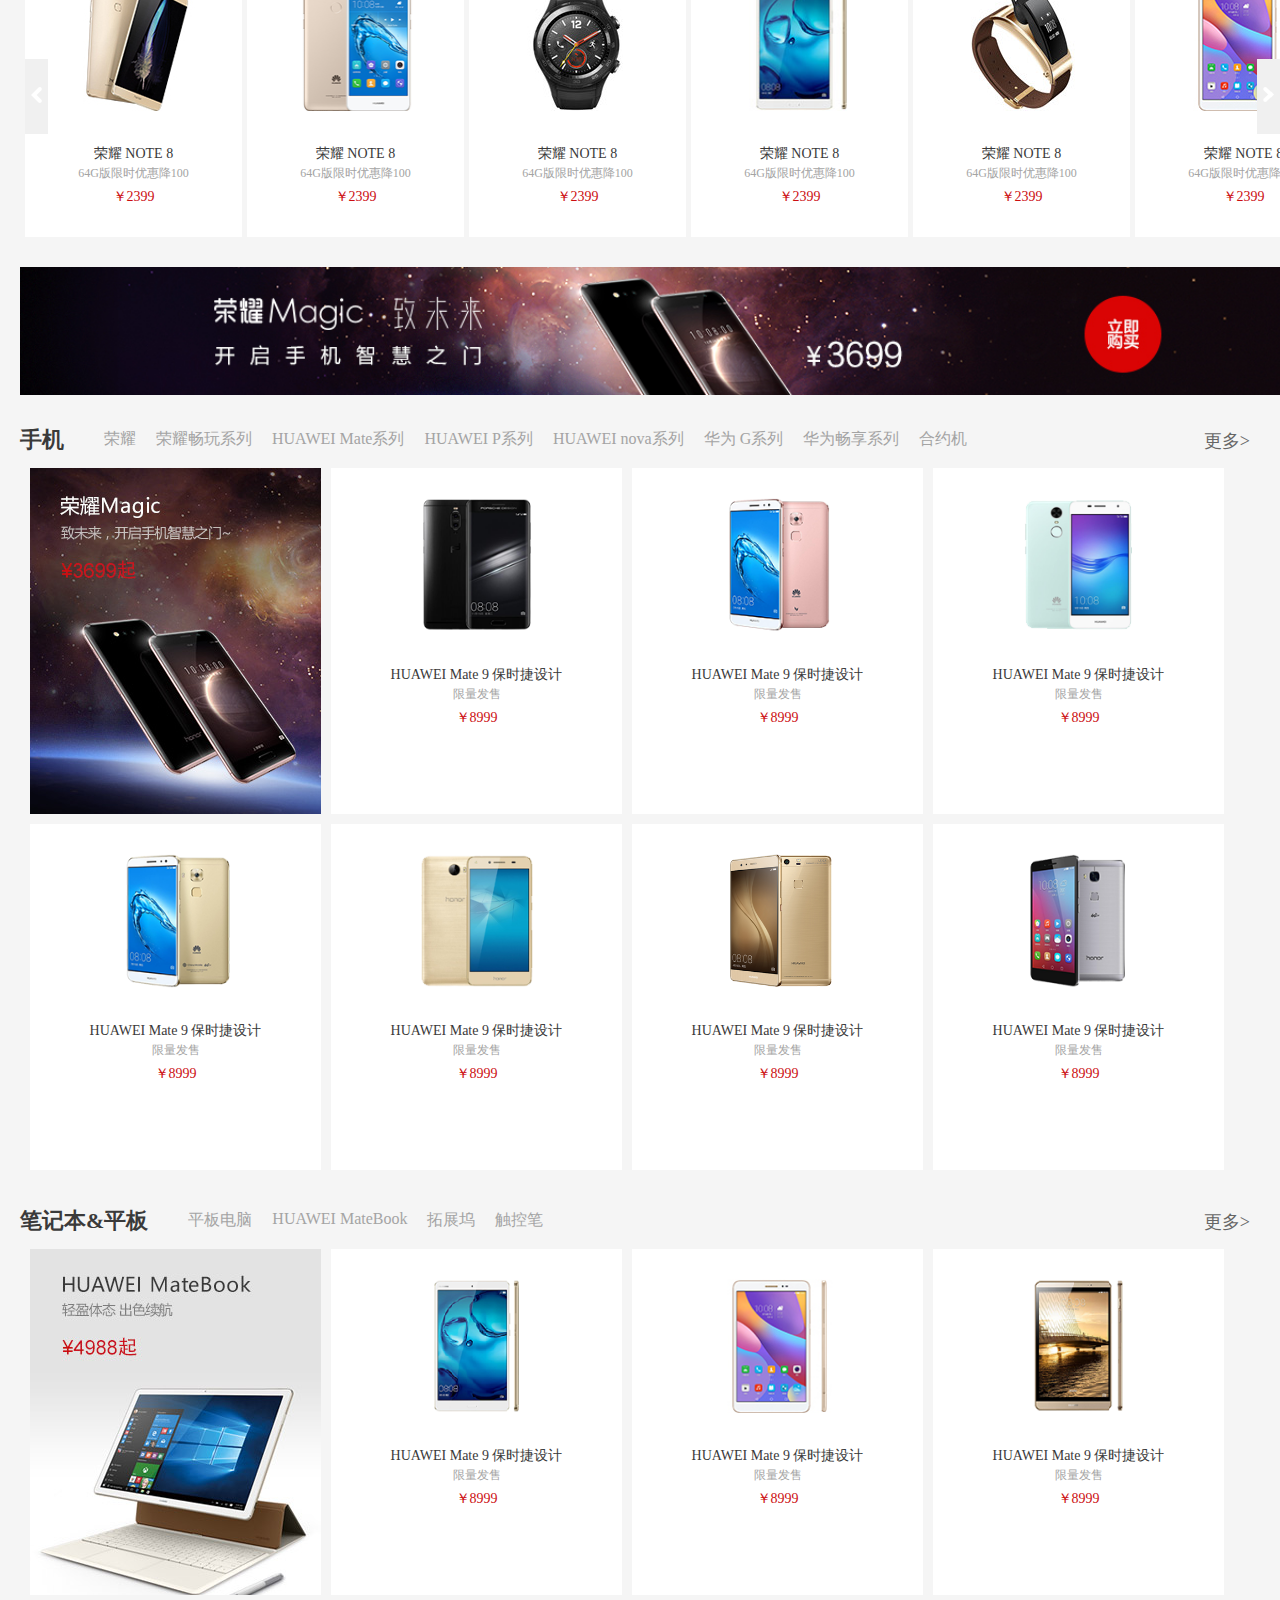
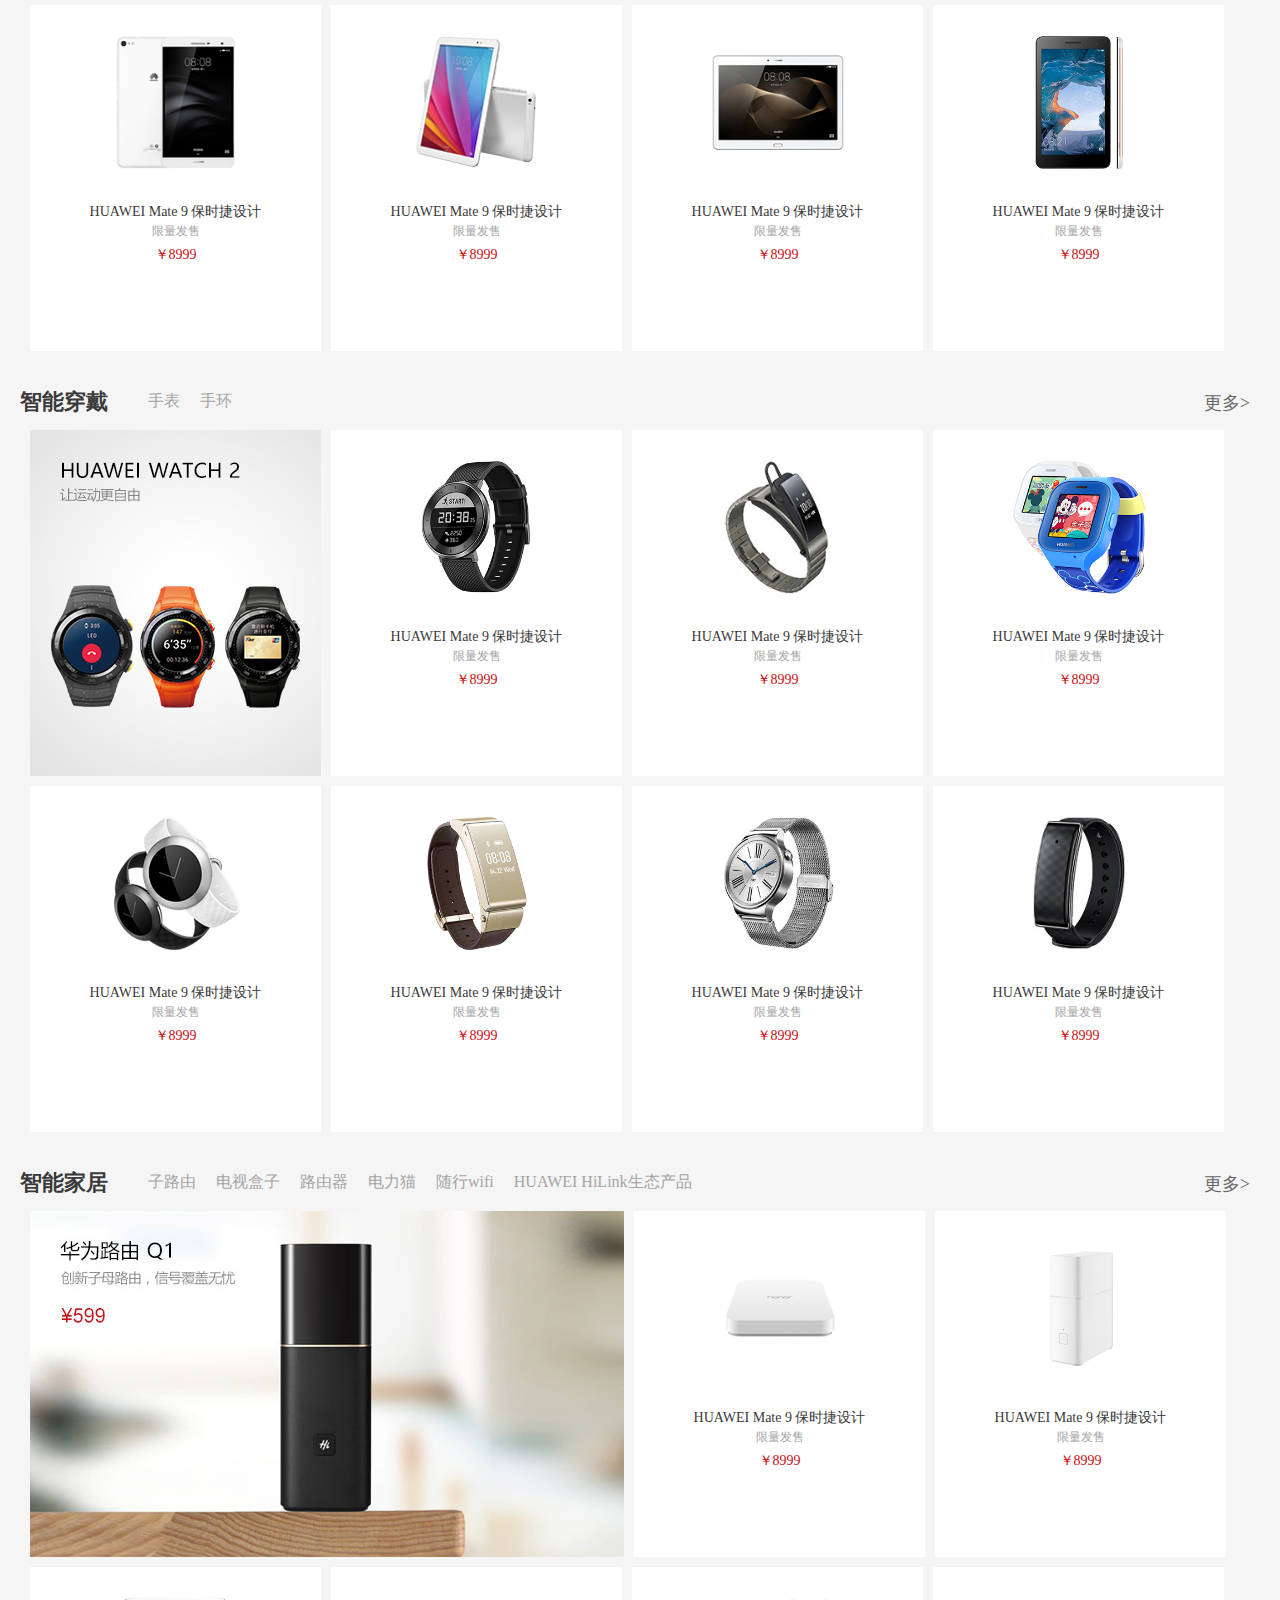
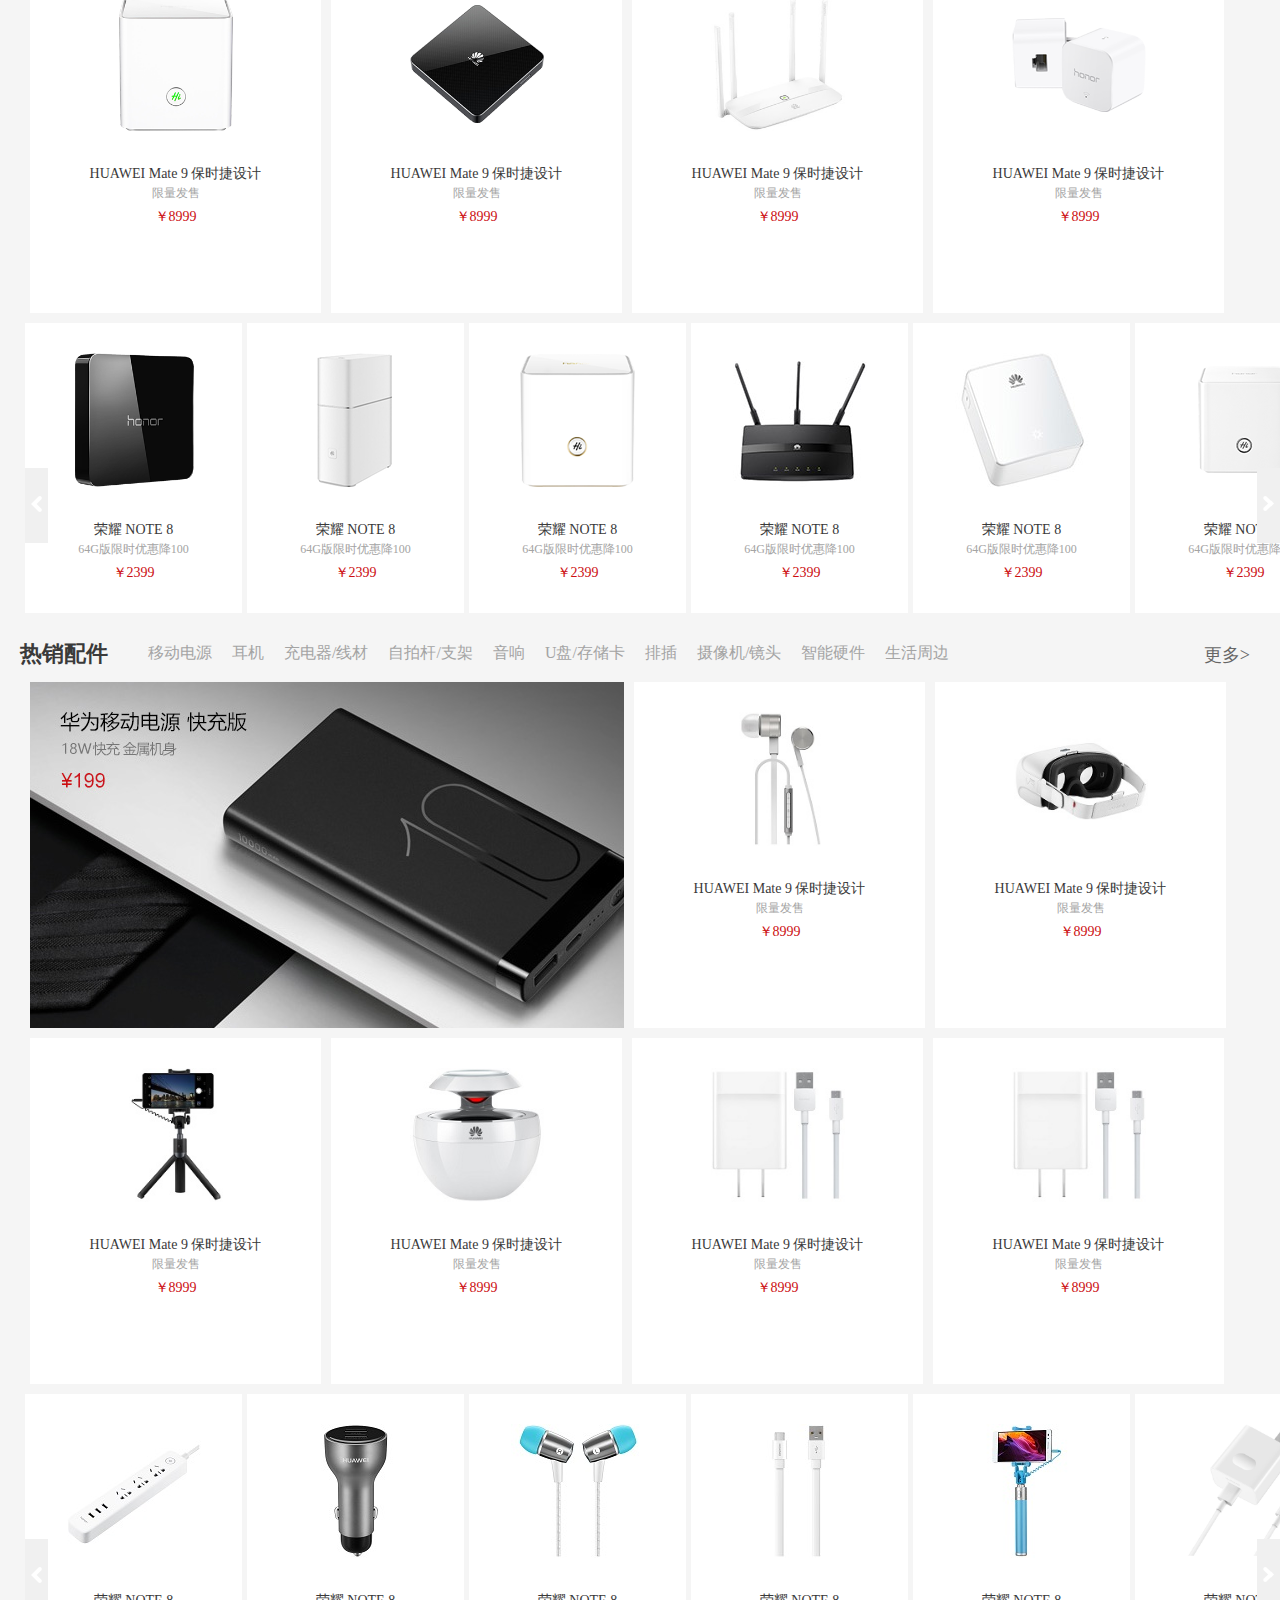
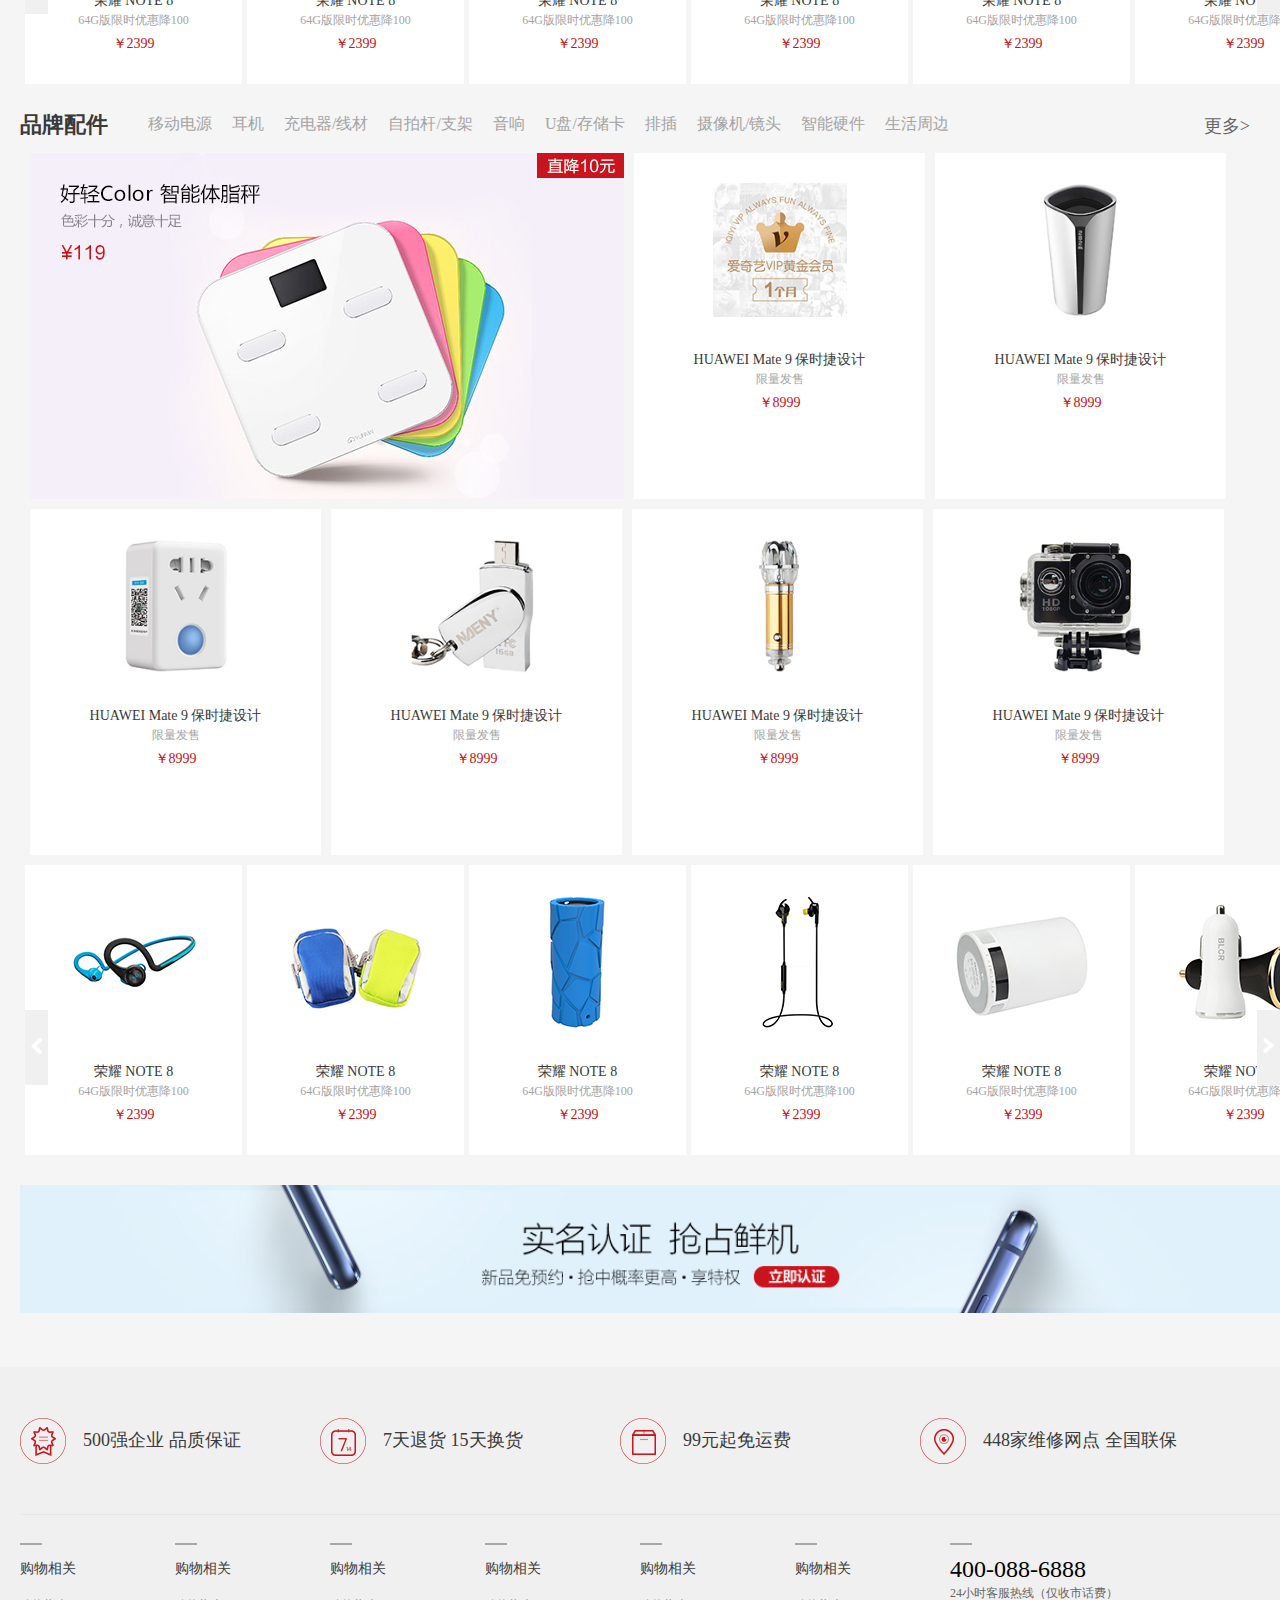
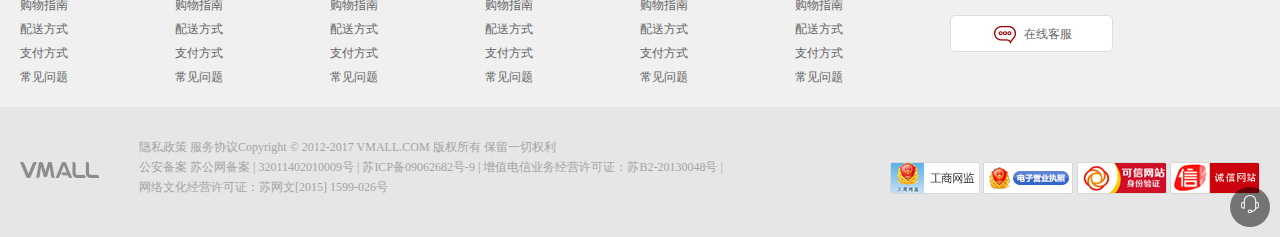
<file: shangcheng.html>
<!DOCTYPE html>
<html>
	<head>
		<meta charset="UTF-8">
		<title></title>
		<link rel="stylesheet" type="text/css" href="css/style.css"/>
		<link rel="stylesheet" type="text/css" href="css/shangcheng.css"/>
	</head>
	<body>
		<div id="top">
			<div class="div1">
				<ul>
				<li><a href="http://consumer.huawei.com/cn/index.htm">华为官网</a></li>
				<li><a href="http://www.honor.cn/">荣耀官网</a></li>
				<li class="li1"><a href="http://emui.huawei.com/appsoft/">软件应用<span></span></a>
					<ul class="ul1">
						<li><a href="http://emui.huawei.com/cn/">EMUI</a></li>
						<li><a href="http://appstore.huawei.com/">应用市场</a></li>
						<li><a href="https://hwid1.vmall.com/CAS/portal/cloudLogin.html?validated=true&themeName=red&service=https%3A%2F%2Fcloud.huawei.com%3A443%2Fothers%2Flogin.action&loginChannel=1000002&reqClientType=1&lang=zh-cn">云服务</a></li>
						<li><a href="http://developer.huawei.com/cn/">开发者联盟</a></li>
					</ul>
				</li>
				<li><a href="http://club.huawei.com/">花粉俱乐部</a></li>
				<li><a href="https://www.vmall.com/">Select Region</a></li>	
				</ul>
			</div>
			<div class="div2">
				<ul>
				<li><a href="http://127.0.0.1:8020/weihua/denglu.html" style="color: #000; border-right: none;">登录</a><a href="http://127.0.0.1:8020/weihua/zhuce.html" style="color: #000;">注册</a></li>
				<li><a href="https://hwid1.vmall.com/CAS/portal/login.html?validated=true&themeName=red&service=https%3A%2F%2Fwww.vmall.com%2Faccount%2Fcaslogin%3Furl%3D%252Fmember%252Forder%253Ft%253D14892128989791489212989878&loginChannel=26000000&reqClientType=26">我的订单</a></li>
				<li><a href="https://hwid1.vmall.com/CAS/portal/login.html?validated=true&themeName=red&service=https%3A%2F%2Fwww.vmall.com%2Faccount%2Fcaslogin%3Furl%3D%252Fpriority&loginChannel=26000000&reqClientType=26">V码(优购码)</a></li>
				<li><a href="https://www.vmall.com/appdownload">手机版</a></li>
				<li class="li1"><a href="http://127.0.0.1:8020/weihua/shangcheng.html" >网站导航<span></span></a>
					<ul class="ul1">
						<li><a href="https://www.vmall.com/help/index.html">帮助中心</a></li>
						<li><a href="http://consumer.huawei.com/minisite/HiSuite_cn/index.html">PC软件</a></li>
						<li><a href="http://vmall.118100.cn/mportal/website/index.action?dt=1489213534574">数字音乐</a></li>
						<li><a href="http://www.hwtrip.com/">爱旅</a></li>
					</ul>
				</li>	
				</ul>
			</div>
		</div>
		<!--头部结束-->
		
		<div id="head">
			<div class="logo"><a href="http://127.0.0.1:8020/weihua/shangcheng.html"><img src="img/logo2.png"/></a></div>
		</div>
		<!--head结束-->
		
		<div id="nav">
			<ul>
				<li class="li2">全部商品
					<div class="na1">
						<ul>
							<li><h3><a href="">手机</a></h3></li>
							<li><a href="">荣耀</a><a href="">畅玩</a></li>
							<div class="na2">
								<ul>
										<li ><a href="">荣耀</a></li>
										<li><a href="">畅玩</a></li>
										<li><a href="">HUAWEI Mate系列</a></li>
										<li><a href="">HUAWEI P系列</a></li>
										<li><a href="">HUAWEI nova系列</a></li>
										<li><a href="">华为 G系列</a></li>
										<li><a href="">华为畅享系列</a></li>
										<li><a href="">合约机</a></li>
								</ul>
								<dl>
									<dt><span>推荐商品</span></dt>
										<dd><a href="">以旧换新</a></dd>
										<dd><a href="">荣耀 NOTE 8</a></dd>
								</dl>
							</div>
						</ul>
						<ul>
							<li><h3><a href="">笔记本&平板</a></h3></li>
							<li><a href="">平板电脑</a><a href="">扩展坞</a></li>
							<div class="na2">
								<ul>
										<li ><a href="">荣耀</a></li>
										<li><a href="">畅玩</a></li>
										<li><a href="">HUAWEI Mate系列</a></li>
										<li><a href="">HUAWEI P系列</a></li>
										<li><a href="">HUAWEI nova系列</a></li>
										<li><a href="">华为 G系列</a></li>
										<li><a href="">华为畅享系列</a></li>
										<li><a href="">合约机</a></li>
								</ul>
								<dl>
									<dt><span>推荐商品</span></dt>
										<dd><a href="">以旧换新</a></dd>
										<dd><a href="">荣耀 NOTE 8</a></dd>
								</dl>
							</div>
						</ul>
						<ul>
							<li><h3><a href="">穿戴</a></h3></li>
							<li><a href="">手表</a><a href="">手环</a></li>
							<div class="na2">
								<ul>
										<li ><a href="">荣耀</a></li>
										<li><a href="">畅玩</a></li>
										<li><a href="">HUAWEI Mate系列</a></li>
										<li><a href="">HUAWEI P系列</a></li>
										<li><a href="">HUAWEI nova系列</a></li>
										<li><a href="">华为 G系列</a></li>
										<li><a href="">华为畅享系列</a></li>
										<li><a href="">合约机</a></li>
								</ul>
								<dl>
									<dt><span>推荐商品</span></dt>
										<dd><a href="">以旧换新</a></dd>
										<dd><a href="">荣耀 NOTE 8</a></dd>
								</dl>
							</div>
						</ul>
						<ul>
							<li><h3><a href="">智能家居</a></h3></li>
							<li><a href="">子母路由</a><a href="">电视盒子</a><a href="">路由器</a></li>
							<div class="na2">
								<ul>
										<li ><a href="">荣耀</a></li>
										<li><a href="">畅玩</a></li>
										<li><a href="">HUAWEI Mate系列</a></li>
										<li><a href="">HUAWEI P系列</a></li>
										<li><a href="">HUAWEI nova系列</a></li>
										<li><a href="">华为 G系列</a></li>
										<li><a href="">华为畅享系列</a></li>
										<li><a href="">合约机</a></li>
								</ul>
								<dl>
									<dt><span>推荐商品</span></dt>
										<dd><a href="">以旧换新</a></dd>
										<dd><a href="">荣耀 NOTE 8</a></dd>
								</dl>
							</div>
						</ul>
						<ul>
							<li><h3><a href="">专属配件</a></h3></li>
							<li><a href="">保护壳</a><a href="">保护套</a><a href="">贴膜</a></li>
							<div class="na2">
								<ul>
										<li ><a href="">荣耀</a></li>
										<li><a href="">畅玩</a></li>
										<li><a href="">HUAWEI Mate系列</a></li>
										<li><a href="">HUAWEI P系列</a></li>
										<li><a href="">HUAWEI nova系列</a></li>
										<li><a href="">华为 G系列</a></li>
										<li><a href="">华为畅享系列</a></li>
										<li><a href="">合约机</a></li>
								</ul>
								<dl>
									<dt><span>推荐商品</span></dt>
										<dd><a href="">以旧换新</a></dd>
										<dd><a href="">荣耀 NOTE 8</a></dd>
								</dl>
							</div>
						</ul>
						<ul>
							<li><h3><a href="">通用配件</a></h3></li>
							<li><a href="">移动电源</a><a href="">耳机</a><a href="">音箱</a></li>
							<div class="na2">
								<ul>
										<li ><a href="">荣耀</a></li>
										<li><a href="">畅玩</a></li>
										<li><a href="">HUAWEI Mate系列</a></li>
										<li><a href="">HUAWEI P系列</a></li>
										<li><a href="">HUAWEI nova系列</a></li>
										<li><a href="">华为 G系列</a></li>
										<li><a href="">华为畅享系列</a></li>
										<li><a href="">合约机</a></li>
								</ul>
								<dl>
									<dt><span>推荐商品</span></dt>
										<dd><a href="">以旧换新</a></dd>
										<dd><a href="">荣耀 NOTE 8</a></dd>
								</dl>
							</div>
						</ul>
						<ul>
							<li><h3><a href="">应用市场</a></h3></li>
							<li><a href="">手机游戏</a><a href="">手机应用</a></li>
							<div class="na2">
								<ul>
										<li ><a href="">荣耀</a></li>
										<li><a href="">畅玩</a></li>
										<li><a href="">HUAWEI Mate系列</a></li>
										<li><a href="">HUAWEI P系列</a></li>
										<li><a href="">HUAWEI nova系列</a></li>
										<li><a href="">华为 G系列</a></li>
										<li><a href="">华为畅享系列</a></li>
										<li><a href="">合约机</a></li>
								</ul>
								<dl>
									<dt><span>推荐商品</span></dt>
										<dd><a href="">以旧换新</a></dd>
										<dd><a href="">荣耀 NOTE 8</a></dd>
								</dl>
							</div>
						</ul>
						
					</div>
				</li>
					
				<li><a href="">首页</a></li>
				<li><a href="">华为专区</a></li>
				<li><a href="">荣耀专区</a></li>
				<li><a href="">HUAWEI P10</a></li>
				<li><a href="">荣耀V9</a></li>
				<li><a href="">荣耀8青春版</a></li>
				<li><a href="">智能家居</a></li>
				<li><a href="">配件</a></li>
			</ul>	
		</div>
		<!--nav结束-->
		
		<div id="lunbo">
    		<iframe src="sclb.html" width="100%" height="448px" scrolling="no" frameborder="0"></iframe>
    	</div>
    	<!--轮播结束-->
    	
    	<div id="content">
    		<div class="c1">
    			<ul>
    				<li><a href=""><img src="img/a1.jpg"/></a></li>
    				<li><a href=""><img src="img/a2.jpg"/></a></li>
    				<li><a href=""><img src="img/a3.jpg"/></a></li>
    				<li><a href=""><img src="img/a4.jpg"/></a></li>
    			</ul>
    		</div>
    		
    		<!--热销单品-->
    		<div class="c2">
    			<h2>热销单品</h2>
    			<div class="c2_l">
    				<a href=""><img src="img/r1.jpg"/></a>
    			</div>
    			<div class="c2_r">
    				<ul>
    					<a href="">
	    					<li></li>
	    					<li><img src="img/r2.png"/></li>
	    					<li><h3>HUAWEI Mate 9</h3></li>
	    					<li class="lia">32G/64G版本6期免息</li>
	    					<li class="lib">￥3899</li>
    					</a>
    				</ul>
    				<ul>
    					<a href="">
	    					<li></li>
	    					<li><img src="img/r3.png"/></li>
	    					<li><h3>荣耀畅玩6X</h3></li>
	    					<li class="lia">双镜头/大内存/长续航</li>
	    					<li class="lib">￥1349</li>
    					</a>
    				</ul>
    				<ul class="ul2">
    					<a href="">
	    					<li></li>
	    					<li><img src="img/r4.jpg"/></li>
	    					<li><h3>荣耀V8</h3></li>
	    					<li class="lia">双镜头  长续航</li>
	    					<li class="lib">￥2099</li>
	    					<p><img src="img/r4.1.png"/></p>
    					</a>
    				</ul>
    				<ul>
    					<a href="">
	    					<li></li>
	    					<li><img src="img/r5.png"/></li>
	    					<li><h3>HUAWEI nova</h3></li>
	    					<li class="lia">一十级美颜</li>
	    					<li class="lib">￥2199</li>
    					</a>
    				</ul>
    				<ul>
    					<a href="">
	    					<li></li>
	    					<li><img src="img/r6.png"/></li>
	    					<li><h3>荣耀畅玩5A</h3></li>
	    					<li class="lia">800万+1300万像素摄像头</li>
	    					<li class="lib">￥699</li>
    					</a>
    				</ul>
    				<ul>
    					<a href="">
	    					<li></li>
	    					<li><img src="img/r7.png"/></li>
	    					<li><h3>荣耀8</h3></li>
	    					<li class="lia">直降100元</li>
	    					<li class="lib">￥2199</li>
    					</a>
    				</ul>
    				<ul>
    					<a href="">
	    					<li></li>
	    					<li><img src="img/r8.png"/></li>
	    					<li><h3>HUAWEI P 9</h3></li>
	    					<li class="lia">64G版  赠好礼</li>
	    					<li class="lib">￥3388</li>
    					</a>
    				</ul>
    				<ul>
    					<a href="">
	    					<li></li>
	    					<li><img src="img/r9.png"/></li>
	    					<li><h3>荣耀畅玩5C</h3></li>
	    					<li class="lia">蕊片级省电</li>
	    					<li class="lib">￥1099</li>
    					</a>
    				</ul>							
    			</div>
    		</div>
    		<!--热销单品品结束-->
    		
    		<div class="c3">
    			<h2>精品推荐</h2>
    			<div class="box">
    				<div class="c3_a">
    				<ul>
	    				<a href="">
	    					<li><img src="img/j1.jpg"/></li>
	    					<li><h3>荣耀 NOTE 8</h3></li>
	    					<li class="lia">64G版限时优惠降100</li>
	    					<li class="lib">￥2399</li>
	    				</a>
	    			</ul>
	    			<ul>
	    				<a href="">
	    					<li><img src="img/j2.png"/></li>
	    					<li><h3>荣耀 NOTE 8</h3></li>
	    					<li class="lia">64G版限时优惠降100</li>
	    					<li class="lib">￥2399</li>
	    				</a>
	    			</ul>
	    			<ul>
	    				<a href="">
	    					<li><img src="img/j3.jpg"/></li>
	    					<li><h3>荣耀 NOTE 8</h3></li>
	    					<li class="lia">64G版限时优惠降100</li>
	    					<li class="lib">￥2399</li>
	    				</a>
	    			</ul>
	    			<ul>
	    				<a href="">
	    					<li><img src="img/j4.jpg"/></li>
	    					<li><h3>荣耀 NOTE 8</h3></li>
	    					<li class="lia">64G版限时优惠降100</li>
	    					<li class="lib">￥2399</li>
	    				</a>
	    			</ul>
	    			<ul>
	    				<a href="">
	    					<li><img src="img/j5.jpg"/></li>
	    					<li><h3>荣耀 NOTE 8</h3></li>
	    					<li class="lia">64G版限时优惠降100</li>
	    					<li class="lib">￥2399</li>
	    				</a>
	    			</ul>
	    			<ul>
	    				<a href="">
	    					<li><img src="img/j6.jpg"/></li>
	    					<li><h3>荣耀 NOTE 8</h3></li>
	    					<li class="lia">64G版限时优惠降100</li>
	    					<li class="lib">￥2399</li>
	    				</a>
	    			</ul>
	    			<ul>
	    				<a href="">
	    					<li><img src="img/j7.png"/></li>
	    					<li><h3>荣耀 NOTE 8</h3></li>
	    					<li class="lia">64G版限时优惠降100</li>
	    					<li class="lib">￥2399</li>
	    				</a>
	    			</ul>
	    			<ul>
	    				<a href="">
	    					<li><img src="img/j8.jpg"/></li>
	    					<li><h3>荣耀 NOTE 8</h3></li>
	    					<li class="lia">64G版限时优惠降100</li>
	    					<li class="lib">￥2399</li>
	    				</a>
	    			</ul>
	    			<ul>
	    				<a href="">
	    					<li><img src="img/j9.jpg"/></li>
	    					<li><h3>荣耀 NOTE 8</h3></li>
	    					<li class="lia">64G版限时优惠降100</li>
	    					<li  class="lib">￥2399</li>
	    				</a>
	    			</ul>
	    			<ul>
	    				<a href="">
	    					<li><img src="img/j0.jpg"/></li>
	    					<li><h3>荣耀 NOTE 8</h3></li>
	    					<li class="lia">64G版限时优惠降100</li>
	    					<li  class="lib">￥2399</li>
	    				</a>
	    			</ul>
	    			
	    			<!--左右按钮-->
    				</div>
    			</div>
    			<a id="prev" href="javascript:;"><span></span></a>
					<a id="next" href="javascript:;"><span></span></a>
    		</div>
    		<!--精品推荐结束-->
    		
    		<div class="c4">
    			<a href="https://www.vmall.com/product/531767730.html"><img src="img/20170311233526263.jpg"/></a>
    		</div>
    		
    		<div class="c5">
    			<div class="c5_t">
	    			<ul>
	    				<li><h2>手机</h2></li>
	    				<li><a href="">荣耀</a></li>
	    				<li class="item">
	    					<a href="">荣耀畅玩系列</a>
	    					<div class="bottomline"></div>
	    				</li>
	    				<li><a href="">HUAWEI Mate系列</a></li>
	    				<li><a href="">HUAWEI P系列</a></li>
	    				<li><a href="">HUAWEI nova系列</a></li>
	    				<li><a href="">华为 G系列</a></li>
	    				<li><a href="">华为畅享系列</a></li>
	    				<li><a href="">合约机</a></li>
	    				<li class="liz"><a href="">更多&gt;</a></li>
	    			</ul>
    			</div>
    				
    			<div class="c5_b">
    				<ul>
    					<a href=""><img src="img/s1.jpg"/></a>
    				</ul>
	    			<ul>
	    				<a href="">
	    					<li><img src="img/s2.png"/></li>
	    					<li><h3>HUAWEI Mate 9 保时捷设计</h3></li>
							<li class="lia">限量发售</li>
							<li class="lib">￥8999</li>
						</a>
	    			</ul>
	    			<ul>
	    				<a href="">
	    					<li><img src="img/s3.png"/></li>
	    					<li><h3>HUAWEI Mate 9 保时捷设计</h3></li>
							<li class="lia">限量发售</li>
							<li class="lib">￥8999</li>
						</a>
	    			</ul>
	    			<ul>
	    				<a href="">
	    					<li><img src="img/s4.png"/></li>
	    					<li><h3>HUAWEI Mate 9 保时捷设计</h3></li>
							<li class="lia">限量发售</li>
							<li class="lib">￥8999</li>
						</a>
	    			</ul>
	    			<ul>
	    				<a href="">
	    					<li><img src="img/s5.png"/></li>
	    					<li><h3>HUAWEI Mate 9 保时捷设计</h3></li>
							<li class="lia">限量发售</li>
							<li class="lib">￥8999</li>
						</a>
	    			</ul>
	    			<ul>
	    				<a href="">
	    					<li><img src="img/s6.png"/></li>
	    					<li><h3>HUAWEI Mate 9 保时捷设计</h3></li>
							<li class="lia">限量发售</li>
							<li class="lib">￥8999</li>
						</a>
	    			</ul>
	    			<ul>
	    				<a href="">
	    					<li><img src="img/s7.png"/></li>
	    					<li><h3>HUAWEI Mate 9 保时捷设计</h3></li>
							<li class="lia">限量发售</li>
							<li class="lib">￥8999</li>
						</a>
	    			</ul>
	    			<ul>
	    				<a href="">
	    					<li><img src="img/s8.png"/></li>
	    					<li><h3>HUAWEI Mate 9 保时捷设计</h3></li>
							<li class="lia">限量发售</li>
							<li class="lib">￥8999</li>
						</a>
	    			</ul>
    			</div>
    		</div>
    		<!--手机结束-->
    		
    		<div class="c6">
    			<div class="c5_t">
	    			<ul>
	    				<li><h2>笔记本&平板</h2></li>
	    				<li><a href="">平板电脑</a></li>
	    				<li class="item">
	    					<a href="">HUAWEI MateBook</a>
	    					<div class="bottomline"></div>
	    				</li>
	    				<li><a href="">拓展坞</a></li>
	    				<li><a href="">触控笔</a></li>
	    				<li class="liz"><a href="">更多&gt;</a></li>
	    			</ul>
    			</div>
    				
    			<div class="c5_b">
    				<ul>
    					<a href=""><img src="img/p1.jpg"/></a>
    				</ul>
	    			<ul>
	    				<a href="">
	    					<li><img src="img/p2.png"/></li>
	    					<li><h3>HUAWEI Mate 9 保时捷设计</h3></li>
							<li class="lia">限量发售</li>
							<li class="lib">￥8999</li>
						</a>
	    			</ul>
	    			<ul>
	    				<a href="">
	    					<li><img src="img/p3.jpg"/></li>
	    					<li><h3>HUAWEI Mate 9 保时捷设计</h3></li>
							<li class="lia">限量发售</li>
							<li class="lib">￥8999</li>
						</a>
	    			</ul>
	    			<ul>
	    				<a href="">
	    					<li><img src="img/p4.png"/></li>
	    					<li><h3>HUAWEI Mate 9 保时捷设计</h3></li>
							<li class="lia">限量发售</li>
							<li class="lib">￥8999</li>
						</a>
	    			</ul>
	    			<ul>
	    				<a href="">
	    					<li><img src="img/p5.png"/></li>
	    					<li><h3>HUAWEI Mate 9 保时捷设计</h3></li>
							<li class="lia">限量发售</li>
							<li class="lib">￥8999</li>
						</a>
	    			</ul>
	    			<ul>
	    				<a href="">
	    					<li><img src="img/p6.jpg"/></li>
	    					<li><h3>HUAWEI Mate 9 保时捷设计</h3></li>
							<li class="lia">限量发售</li>
							<li class="lib">￥8999</li>
						</a>
	    			</ul>
	    			<ul>
	    				<a href="">
	    					<li><img src="img/p7.png"/></li>
	    					<li><h3>HUAWEI Mate 9 保时捷设计</h3></li>
							<li class="lia">限量发售</li>
							<li class="lib">￥8999</li>
						</a>
	    			</ul>
	    			<ul>
	    				<a href="">
	    					<li><img src="img/p8.png"/></li>
	    					<li><h3>HUAWEI Mate 9 保时捷设计</h3></li>
							<li class="lia">限量发售</li>
							<li class="lib">￥8999</li>
						</a>
	    			</ul>
    			</div>
    			
    		</div>
    		<!--笔记本&平板-->
    		
    		<div class="c7">
    			<div class="c5_t">
	    			<ul>
	    				<li><h2>智能穿戴</h2></li>
	    				<li><a href="">手表</a></li>
	    				<li class="item">
	    					<a href="">手环</a>
	    					<div class="bottomline"></div>
	    				</li>
	    				<li class="liz"><a href="">更多&gt;</a></li>
	    			</ul>
    			</div>
    				
    			<div class="c5_b">
    				<ul>
    					<a href=""><img src="img/z1.jpg"/></a>
    				</ul>
	    			<ul>
	    				<a href="">
	    					<li><img src="img/z2.png"/></li>
	    					<li><h3>HUAWEI Mate 9 保时捷设计</h3></li>
							<li class="lia">限量发售</li>
							<li class="lib">￥8999</li>
						</a>
	    			</ul>
	    			<ul>
	    				<a href="">
	    					<li><img src="img/z3.jpg"/></li>
	    					<li><h3>HUAWEI Mate 9 保时捷设计</h3></li>
							<li class="lia">限量发售</li>
							<li class="lib">￥8999</li>
						</a>
	    			</ul>
	    			<ul>
	    				<a href="">
	    					<li><img src="img/z4.png"/></li>
	    					<li><h3>HUAWEI Mate 9 保时捷设计</h3></li>
							<li class="lia">限量发售</li>
							<li class="lib">￥8999</li>
						</a>
	    			</ul>
	    			<ul>
	    				<a href="">
	    					<li><img src="img/z5.png"/></li>
	    					<li><h3>HUAWEI Mate 9 保时捷设计</h3></li>
							<li class="lia">限量发售</li>
							<li class="lib">￥8999</li>
						</a>
	    			</ul>
	    			<ul>
	    				<a href="">
	    					<li><img src="img/z6.png"/></li>
	    					<li><h3>HUAWEI Mate 9 保时捷设计</h3></li>
							<li class="lia">限量发售</li>
							<li class="lib">￥8999</li>
						</a>
	    			</ul>
	    			<ul>
	    				<a href="">
	    					<li><img src="img/z7.jpg"/></li>
	    					<li><h3>HUAWEI Mate 9 保时捷设计</h3></li>
							<li class="lia">限量发售</li>
							<li class="lib">￥8999</li>
						</a>
	    			</ul>
	    			<ul>
	    				<a href="">
	    					<li><img src="img/z8.jpg"/></li>
	    					<li><h3>HUAWEI Mate 9 保时捷设计</h3></li>
							<li class="lia">限量发售</li>
							<li class="lib">￥8999</li>
						</a>
	    			</ul>
    			</div>
			</div>
			<!--智能穿戴结束-->
			
			<div class="c8">
    			<div class="c5_t">
	    			<ul>
	    				<li><h2>智能家居</h2></li>
	    				<li><a href="">子路由</a></li>
	    				<li class="item">
	    					<a href="">电视盒子</a>
	    					<div class="bottomline"></div>
	    				</li>
	    				<li><a href="">路由器</a></li>
	    				<li><a href="">电力猫</a></li>
	    				<li><a href="">随行wifi</a></li>
	    				<li><a href="">HUAWEI HiLink生态产品</a></li>
	    				<li class="liz"><a href="">更多&gt;</a></li>
	    			</ul>
    			</div>
    				
    			<div class="c5_b">
    				<ul style="width: 594px; height: 346px;">
    					<a href=""><img src="img/l1.jpg"/></a>
    				</ul>
	    			<ul>
	    				<a href="">
	    					<li><img src="img/l2.png"/></li>
	    					<li><h3>HUAWEI Mate 9 保时捷设计</h3></li>
							<li class="lia">限量发售</li>
							<li class="lib">￥8999</li>
						</a>
	    			</ul>
	    			<ul>
	    				<a href="">
	    					<li><img src="img/l3.png"/></li>
	    					<li><h3>HUAWEI Mate 9 保时捷设计</h3></li>
							<li class="lia">限量发售</li>
							<li class="lib">￥8999</li>
						</a>
	    			</ul>
	    			<ul>
	    				<a href="">
	    					<li><img src="img/l4.png"/></li>
	    					<li><h3>HUAWEI Mate 9 保时捷设计</h3></li>
							<li class="lia">限量发售</li>
							<li class="lib">￥8999</li>
						</a>
	    			</ul>
	    			<ul>
	    				<a href="">
	    					<li><img src="img/l5.png"/></li>
	    					<li><h3>HUAWEI Mate 9 保时捷设计</h3></li>
							<li class="lia">限量发售</li>
							<li class="lib">￥8999</li>
						</a>
	    			</ul>
	    			<ul>
	    				<a href="">
	    					<li><img src="img/l6.jpg"/></li>
	    					<li><h3>HUAWEI Mate 9 保时捷设计</h3></li>
							<li class="lia">限量发售</li>
							<li class="lib">￥8999</li>
						</a>
	    			</ul>
	    			<ul>
	    				<a href="">
	    					<li><img src="img/l7.png"/></li>
	    					<li><h3>HUAWEI Mate 9 保时捷设计</h3></li>
							<li class="lia">限量发售</li>
							<li class="lib">￥8999</li>
						</a>
	    			</ul>
    			</div>
			</div>
			<!--智能家居结束-->
			
			<div class="c9">
    			<div class="box">
    				<div class="c3_a">
    				<ul>
	    				<a href="">
	    					<li><img src="img/l8.png"/></li>
	    					<li><h3>荣耀 NOTE 8</h3></li>
	    					<li class="lia">64G版限时优惠降100</li>
	    					<li class="lib">￥2399</li>
	    				</a>
	    			</ul>
	    			<ul>
	    				<a href="">
	    					<li><img src="img/l9.png"/></li>
	    					<li><h3>荣耀 NOTE 8</h3></li>
	    					<li class="lia">64G版限时优惠降100</li>
	    					<li class="lib">￥2399</li>
	    				</a>
	    			</ul>
	    			<ul>
	    				<a href="">
	    					<li><img src="img/l10.png"/></li>
	    					<li><h3>荣耀 NOTE 8</h3></li>
	    					<li class="lia">64G版限时优惠降100</li>
	    					<li class="lib">￥2399</li>
	    				</a>
	    			</ul>
	    			<ul>
	    				<a href="">
	    					<li><img src="img/l11.jpg"/></li>
	    					<li><h3>荣耀 NOTE 8</h3></li>
	    					<li class="lia">64G版限时优惠降100</li>
	    					<li class="lib">￥2399</li>
	    				</a>
	    			</ul>
	    			<ul>
	    				<a href="">
	    					<li><img src="img/l12.jpg"/></li>
	    					<li><h3>荣耀 NOTE 8</h3></li>
	    					<li class="lia">64G版限时优惠降100</li>
	    					<li class="lib">￥2399</li>
	    				</a>
	    			</ul>
	    			<ul>
	    				<a href="">
	    					<li><img src="img/l13.png"/></li>
	    					<li><h3>荣耀 NOTE 8</h3></li>
	    					<li class="lia">64G版限时优惠降100</li>
	    					<li class="lib">￥2399</li>
	    				</a>
	    			</ul>
	    			<ul>
	    				<a href="">
	    					<li><img src="img/l14.jpg"/></li>
	    					<li><h3>荣耀 NOTE 8</h3></li>
	    					<li class="lia">64G版限时优惠降100</li>
	    					<li class="lib">￥2399</li>
	    				</a>
	    			</ul>
	    			<ul>
	    				<a href="">
	    					<li><img src="img/l15.png"/></li>
	    					<li><h3>荣耀 NOTE 8</h3></li>
	    					<li class="lia">64G版限时优惠降100</li>
	    					<li class="lib">￥2399</li>
	    				</a>
	    			</ul>
	    			<ul>
	    				<a href="">
	    					<li><img src="img/l16.jpg"/></li>
	    					<li><h3>荣耀 NOTE 8</h3></li>
	    					<li class="lia">64G版限时优惠降100</li>
	    					<li  class="lib">￥2399</li>
	    				</a>
	    			</ul>
	    			<ul>
	    				<a href="">
	    					<li><img src="img/l17.jpg"/></li>
	    					<li><h3>荣耀 NOTE 8</h3></li>
	    					<li class="lia">64G版限时优惠降100</li>
	    					<li  class="lib">￥2399</li>
	    				</a>
	    			</ul>
	    			
	    			<!--左右按钮-->
    				</div>
    			</div>
    			<a id="prev1" href="javascript:;"><span></span></a>
					<a id="next1" href="javascript:;"><span></span></a>
    		</div>
    	
    		<div class="c10">
    			<div class="c5_t">
	    			<ul>
	    				<li><h2>热销配件</h2></li>
	    				<li><a href="">移动电源</a></li>
	    				<li class="item">
	    					<a href="">耳机</a>
	    					<div class="bottomline"></div>
	    				</li>
	    				<li><a href="">充电器/线材</a></li>
	    				<li><a href="">自拍杆/支架</a></li>
	    				<li><a href="">音响</a></li>
	    				<li><a href="">U盘/存储卡</a></li>
	    				<li><a href="">排插</a></li>
	    				<li><a href="">摄像机/镜头</a></li>
	    				<li><a href="">智能硬件</a></li>
	    				<li><a href="">生活周边</a></li>
	    				<li class="liz"><a href="">更多&gt;</a></li>
	    			</ul>
    			</div>
    				
    			<div class="c5_b">
    				<ul style="width: 594px; height: 346px;">
    					<a href=""><img src="img/x1.jpg"/></a>
    				</ul>
	    			<ul>
	    				<a href="">
	    					<li><img src="img/x2.jpg"/></li>
	    					<li><h3>HUAWEI Mate 9 保时捷设计</h3></li>
							<li class="lia">限量发售</li>
							<li class="lib">￥8999</li>
						</a>
	    			</ul>
	    			<ul>
	    				<a href="">
	    					<li><img src="img/x3.jpg"/></li>
	    					<li><h3>HUAWEI Mate 9 保时捷设计</h3></li>
							<li class="lia">限量发售</li>
							<li class="lib">￥8999</li>
						</a>
	    			</ul>
	    			<ul>
	    				<a href="">
	    					<li><img src="img/x4.jpg"/></li>
	    					<li><h3>HUAWEI Mate 9 保时捷设计</h3></li>
							<li class="lia">限量发售</li>
							<li class="lib">￥8999</li>
						</a>
	    			</ul>
	    			<ul>
	    				<a href="">
	    					<li><img src="img/x5.jpg"/></li>
	    					<li><h3>HUAWEI Mate 9 保时捷设计</h3></li>
							<li class="lia">限量发售</li>
							<li class="lib">￥8999</li>
						</a>
	    			</ul>
	    			<ul>
	    				<a href="">
	    					<li><img src="img/x6.jpg"/></li>
	    					<li><h3>HUAWEI Mate 9 保时捷设计</h3></li>
							<li class="lia">限量发售</li>
							<li class="lib">￥8999</li>
						</a>
	    			</ul>
	    			<ul>
	    				<a href="">
	    					<li><img src="img/x6.jpg"/></li>
	    					<li><h3>HUAWEI Mate 9 保时捷设计</h3></li>
							<li class="lia">限量发售</li>
							<li class="lib">￥8999</li>
						</a>
	    			</ul>
    			</div>
			</div>
    		<!--热销配件结束-->
    	
    		<div class="c11">
    			<div class="box">
    				<div class="c3_a">
    				<ul>
	    				<a href="">
	    					<li><img src="img/b01.jpg"/></li>
	    					<li><h3>荣耀 NOTE 8</h3></li>
	    					<li class="lia">64G版限时优惠降100</li>
	    					<li class="lib">￥2399</li>
	    				</a>
	    			</ul>
	    			<ul>
	    				<a href="">
	    					<li><img src="img/b02.jpg"/></li>
	    					<li><h3>荣耀 NOTE 8</h3></li>
	    					<li class="lia">64G版限时优惠降100</li>
	    					<li class="lib">￥2399</li>
	    				</a>
	    			</ul>
	    			<ul>
	    				<a href="">
	    					<li><img src="img/b03.jpg"/></li>
	    					<li><h3>荣耀 NOTE 8</h3></li>
	    					<li class="lia">64G版限时优惠降100</li>
	    					<li class="lib">￥2399</li>
	    				</a>
	    			</ul>
	    			<ul>
	    				<a href="">
	    					<li><img src="img/b04.jpg"/></li>
	    					<li><h3>荣耀 NOTE 8</h3></li>
	    					<li class="lia">64G版限时优惠降100</li>
	    					<li class="lib">￥2399</li>
	    				</a>
	    			</ul>
	    			<ul>
	    				<a href="">
	    					<li><img src="img/b05.jpg"/></li>
	    					<li><h3>荣耀 NOTE 8</h3></li>
	    					<li class="lia">64G版限时优惠降100</li>
	    					<li class="lib">￥2399</li>
	    				</a>
	    			</ul>
	    			<ul>
	    				<a href="">
	    					<li><img src="img/b06.jpg"/></li>
	    					<li><h3>荣耀 NOTE 8</h3></li>
	    					<li class="lia">64G版限时优惠降100</li>
	    					<li class="lib">￥2399</li>
	    				</a>
	    			</ul>
	    			<ul>
	    				<a href="">
	    					<li><img src="img/b07.jpg"/></li>
	    					<li><h3>荣耀 NOTE 8</h3></li>
	    					<li class="lia">64G版限时优惠降100</li>
	    					<li class="lib">￥2399</li>
	    				</a>
	    			</ul>
	    			<ul>
	    				<a href="">
	    					<li><img src="img/b08.jpg"/></li>
	    					<li><h3>荣耀 NOTE 8</h3></li>
	    					<li class="lia">64G版限时优惠降100</li>
	    					<li class="lib">￥2399</li>
	    				</a>
	    			</ul>
	    			<ul>
	    				<a href="">
	    					<li><img src="img/b09.jpg"/></li>
	    					<li><h3>荣耀 NOTE 8</h3></li>
	    					<li class="lia">64G版限时优惠降100</li>
	    					<li  class="lib">￥2399</li>
	    				</a>
	    			</ul>
	    			<ul>
	    				<a href="">
	    					<li><img src="img/b10.jpg"/></li>
	    					<li><h3>荣耀 NOTE 8</h3></li>
	    					<li class="lia">64G版限时优惠降100</li>
	    					<li  class="lib">￥2399</li>
	    				</a>
	    			</ul>
	    			
	    			<!--左右按钮-->
    				</div>
    			</div>
    			<a id="prev2" href="javascript:;"><span></span></a>
					<a id="next2" href="javascript:;"><span></span></a>
    		</div>
    	
    		<div class="c12">
    			<div class="c5_t">
	    			<ul>
	    				<li><h2>品牌配件</h2></li>
	    				<li><a href="">移动电源</a></li>
	    				<li class="item">
	    					<a href="">耳机</a>
	    					<div class="bottomline"></div>
	    				</li>
	    				<li><a href="">充电器/线材</a></li>
	    				<li><a href="">自拍杆/支架</a></li>
	    				<li><a href="">音响</a></li>
	    				<li><a href="">U盘/存储卡</a></li>
	    				<li><a href="">排插</a></li>
	    				<li><a href="">摄像机/镜头</a></li>
	    				<li><a href="">智能硬件</a></li>
	    				<li><a href="">生活周边</a></li>
	    				<li class="liz"><a href="">更多&gt;</a></li>
	    			</ul>
    			</div>
    				
    			<div class="c5_b">
    				<ul style="width: 594px; height: 346px;">
    					<a href=""><img src="img/p01.jpg"/></a>
    				</ul>
	    			<ul>
	    				<a href="">
	    					<li><img src="img/p02.jpg"/></li>
	    					<li><h3>HUAWEI Mate 9 保时捷设计</h3></li>
							<li class="lia">限量发售</li>
							<li class="lib">￥8999</li>
						</a>
	    			</ul>
	    			<ul>
	    				<a href="">
	    					<li><img src="img/p03.jpg"/></li>
	    					<li><h3>HUAWEI Mate 9 保时捷设计</h3></li>
							<li class="lia">限量发售</li>
							<li class="lib">￥8999</li>
						</a>
	    			</ul>
	    			<ul>
	    				<a href="">
	    					<li><img src="img/p04.jpg"/></li>
	    					<li><h3>HUAWEI Mate 9 保时捷设计</h3></li>
							<li class="lia">限量发售</li>
							<li class="lib">￥8999</li>
						</a>
	    			</ul>
	    			<ul>
	    				<a href="">
	    					<li><img src="img/p05.jpg"/></li>
	    					<li><h3>HUAWEI Mate 9 保时捷设计</h3></li>
							<li class="lia">限量发售</li>
							<li class="lib">￥8999</li>
						</a>
	    			</ul>
	    			<ul>
	    				<a href="">
	    					<li><img src="img/p06.jpg"/></li>
	    					<li><h3>HUAWEI Mate 9 保时捷设计</h3></li>
							<li class="lia">限量发售</li>
							<li class="lib">￥8999</li>
						</a>
	    			</ul>
	    			<ul>
	    				<a href="">
	    					<li><img src="img/p07.jpg"/></li>
	    					<li><h3>HUAWEI Mate 9 保时捷设计</h3></li>
							<li class="lia">限量发售</li>
							<li class="lib">￥8999</li>
						</a>
	    			</ul>
    			</div>
			</div>
    		<!--品牌配件结束-->
    	
    		<div class="c13">
    			<div class="box">
    				<div class="c3_a">
    				<ul>
	    				<a href="">
	    					<li><img src="img/y1.jpg"/></li>
	    					<li><h3>荣耀 NOTE 8</h3></li>
	    					<li class="lia">64G版限时优惠降100</li>
	    					<li class="lib">￥2399</li>
	    				</a>
	    			</ul>
	    			<ul>
	    				<a href="">
	    					<li><img src="img/y2.jpg"/></li>
	    					<li><h3>荣耀 NOTE 8</h3></li>
	    					<li class="lia">64G版限时优惠降100</li>
	    					<li class="lib">￥2399</li>
	    				</a>
	    			</ul>
	    			<ul>
	    				<a href="">
	    					<li><img src="img/y3.jpg"/></li>
	    					<li><h3>荣耀 NOTE 8</h3></li>
	    					<li class="lia">64G版限时优惠降100</li>
	    					<li class="lib">￥2399</li>
	    				</a>
	    			</ul>
	    			<ul>
	    				<a href="">
	    					<li><img src="img/y4.jpg"/></li>
	    					<li><h3>荣耀 NOTE 8</h3></li>
	    					<li class="lia">64G版限时优惠降100</li>
	    					<li class="lib">￥2399</li>
	    				</a>
	    			</ul>
	    			<ul>
	    				<a href="">
	    					<li><img src="img/y5.jpg"/></li>
	    					<li><h3>荣耀 NOTE 8</h3></li>
	    					<li class="lia">64G版限时优惠降100</li>
	    					<li class="lib">￥2399</li>
	    				</a>
	    			</ul>
	    			<ul>
	    				<a href="">
	    					<li><img src="img/y6.jpg"/></li>
	    					<li><h3>荣耀 NOTE 8</h3></li>
	    					<li class="lia">64G版限时优惠降100</li>
	    					<li class="lib">￥2399</li>
	    				</a>
	    			</ul>
	    			<ul>
	    				<a href="">
	    					<li><img src="img/y7.jpg"/></li>
	    					<li><h3>荣耀 NOTE 8</h3></li>
	    					<li class="lia">64G版限时优惠降100</li>
	    					<li class="lib">￥2399</li>
	    				</a>
	    			</ul>
	    			<ul>
	    				<a href="">
	    					<li><img src="img/y8.jpg"/></li>
	    					<li><h3>荣耀 NOTE 8</h3></li>
	    					<li class="lia">64G版限时优惠降100</li>
	    					<li class="lib">￥2399</li>
	    				</a>
	    			</ul>
	    			<ul>
	    				<a href="">
	    					<li><img src="img/y9.jpg"/></li>
	    					<li><h3>荣耀 NOTE 8</h3></li>
	    					<li class="lia">64G版限时优惠降100</li>
	    					<li  class="lib">￥2399</li>
	    				</a>
	    			</ul>
	    			<ul>
	    				<a href="">
	    					<li><img src="img/y10.jpg"/></li>
	    					<li><h3>荣耀 NOTE 8</h3></li>
	    					<li class="lia">64G版限时优惠降100</li>
	    					<li  class="lib">￥2399</li>
	    				</a>
	    			</ul>
	    			
	    			<!--左右按钮-->
    				</div>
    			</div>
    			<a id="prev3" href="javascript:;"><span></span></a>
					<a id="next3" href="javascript:;"><span></span></a>
    		</div>
    		
    		<div class="c14">
    			<a href="https://www.vmall.com/notice-657"><img src="img/20170311233526414.jpg"/></a>
    		</div>
    		
    	</div>
    	<!--content结束-->
    	
    	<div id="last">
    		<div class="last_t">
    			<ul>
    				<li><span class="span1"></span>500强企业 品质保证</li>
    				<li><span class="span2"></span>7天退货 15天换货</li>
    				<li><span class="span3"></span>99元起免运费</li>
    				<li><span class="span4"></span>448家维修网点 全国联保</li>
    			</ul>
    		</div>
    		
    		<div class="last_b">
    			<ul>
    				<li class="li_1"></li>
    				<li class="li_2">购物相关</li>
    				<li><a href="">购物指南</a></li>
    				<li><a href="">配送方式</a></li>
    				<li><a href="">支付方式</a></li>
    				<li><a href="">常见问题</a></li>
    			</ul>
    			<ul>
    				<li class="li_1"></li>
    				<li class="li_2">购物相关</li>
    				<li><a href="">购物指南</a></li>
    				<li><a href="">配送方式</a></li>
    				<li><a href="">支付方式</a></li>
    				<li><a href="">常见问题</a></li>
    			</ul>
    			<ul>
    				<li class="li_1"></li>
    				<li class="li_2">购物相关</li>
    				<li><a href="">购物指南</a></li>
    				<li><a href="">配送方式</a></li>
    				<li><a href="">支付方式</a></li>
    				<li><a href="">常见问题</a></li>
    			</ul>
    			<ul>
    				<li class="li_1"></li>
    				<li class="li_2">购物相关</li>
    				<li><a href="">购物指南</a></li>
    				<li><a href="">配送方式</a></li>
    				<li><a href="">支付方式</a></li>
    				<li><a href="">常见问题</a></li>
    			</ul>
    			<ul>
    				<li class="li_1"></li>
    				<li class="li_2">购物相关</li>
    				<li><a href="">购物指南</a></li>
    				<li><a href="">配送方式</a></li>
    				<li><a href="">支付方式</a></li>
    				<li><a href="">常见问题</a></li>
    			</ul>
    			<ul>
    				<li class="li_1"></li>
    				<li class="li_2">购物相关</li>
    				<li><a href="">购物指南</a></li>
    				<li><a href="">配送方式</a></li>
    				<li><a href="">支付方式</a></li>
    				<li><a href="">常见问题</a></li>
    			</ul>
    			<ul style="width: 175px;">
    				<li class="li_1"></li>
    				<li class="li_3">
400-088-6888</li>
    				<li><a href="">
24小时客服热线（仅收市话费）</a></li>
    				<li class="li_4"><a href=""><i></i>在线客服</a></li>
    			</ul>
    		</div>
    	</div>
		<!--last结束-->
		
		<div id="footer">
			<div class="f_l">
				<a href="http://127.0.0.1:8020/weihua/shangcheng.html"><img src="img/flogo.png"/></a>
			</div>
			
			<div class="f_c">
				<ul>
					<li><a href="https://www.vmall.com/help/faq-2635.html">隐私政策</a> <a href="https://www.vmall.com/help/faq-778.html">服务协议</a>Copyright © 2012-2017 VMALL.COM 版权所有 保留一切权利</li>
					<li>公安备案 苏公网备案 | <a href="http://www.beian.gov.cn/portal/registerSystemInfo?recordcode=32011402010009">32011402010009号</a> | <a href="http://www.miitbeian.gov.cn/state/outPortal/loginPortal.action;jsessionid=Pqp7YG8JF3ndrzXcLLGV9vMdvhkG2TtPX9DNpw3p5GMLWhcylJJd!-1481904116">苏ICP备09062682号-9</a> | 增值电信业务经营许可证：苏B2-20130048号 |</li>
					<li>网络文化经营许可证：<a href="https://res.vmallres.com/pimages//sale/2016-10/20161009102851799.jpg">苏网文[2015] 1599-026号</a></li>
				</ul>
			</div>
			
			<div class="f_r">
				<a href="http://odr.jsdsgsxt.gov.cn:8081/mbm/entweb/elec/certView.shtml?siteId=052c2cbca0b64d2b88ac4b7775ff40ce"><img src="img/gs.jpg"/></a>
				<a href="http://odr.jsdsgsxt.gov.cn:8081/mbm/entweb/elec/certView.shtml?siteId=052c2cbca0b64d2b88ac4b7775ff40ce"><img src="img/dz.png"/></a>
				<a href="https://ss.knet.cn/verifyseal.dll?sn=e13010932010038497pwz6000000&trustKey=dn&trustValue=vmall.com"><img src="img/kx.png"/></a>
				<a href="https://credit.cecdc.com/CX20121017001773002082.html"><img src="img/cx.png"/></a>
			</div>
		</div>
		<!--footer结束-->
		
		<div id="hungBar">
			<a class="a01" href=""><i>帮助中心</i><a class="a02" href=""><i>在线反馈</i></a>
			<a class="a03" href=""><i>意见客服</i></a></a>
			
		</div>
	
	</body>
</html>
<script src="js/jquery-1.8.3.min.js" type="text/javascript" charset="utf-8"></script>
<script src="js/shangcheng.js" type="text/javascript" charset="utf-8"></script>
<script src="js/move.js" type="text/javascript" charset="utf-8"></script>
</file>
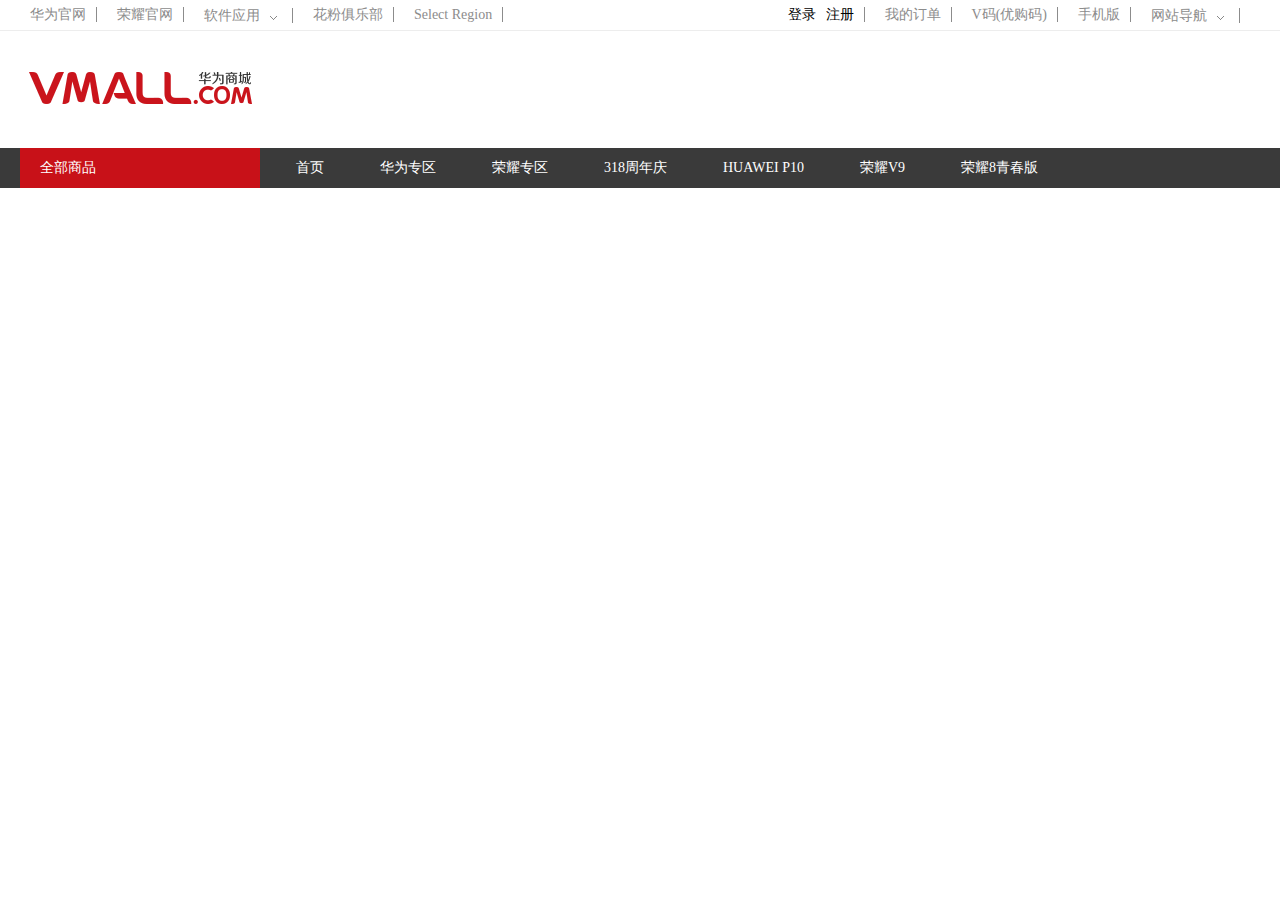
<file: xq.html>
<!DOCTYPE html>
<html>
	<head>
		<meta charset="UTF-8">
		<title></title>
		<link rel="stylesheet" type="text/css" href="css/style.css"/>
		<link rel="stylesheet" type="text/css" href="css/xq.css"/>
	</head>
	<body>
		<div id="top">
			<div class="div1">
				<ul>
				<li><a href="http://consumer.huawei.com/cn/index.htm">华为官网</a></li>
				<li><a href="http://www.honor.cn/">荣耀官网</a></li>
				<li class="li1"><a href="http://emui.huawei.com/appsoft/">软件应用<span></span></a>
					<ul class="ul1">
						<li><a href="http://emui.huawei.com/cn/">EMUI</a></li>
						<li><a href="http://appstore.huawei.com/">应用市场</a></li>
						<li><a href="https://hwid1.vmall.com/CAS/portal/cloudLogin.html?validated=true&themeName=red&service=https%3A%2F%2Fcloud.huawei.com%3A443%2Fothers%2Flogin.action&loginChannel=1000002&reqClientType=1&lang=zh-cn">云服务</a></li>
						<li><a href="http://developer.huawei.com/cn/">开发者联盟</a></li>
					</ul>
				</li>
				<li><a href="http://club.huawei.com/">花粉俱乐部</a></li>
				<li><a href="https://www.vmall.com/">Select Region</a></li>	
				</ul>
			</div>
			<div class="div2">
				<ul>
				<li><a href="http://127.0.0.1:8020/weihua/denglu.html" style="color: #000; border-right: none;">登录</a><a href="http://127.0.0.1:8020/weihua/zhuce.html" style="color: #000;">注册</a></li>
				<li><a href="https://hwid1.vmall.com/CAS/portal/login.html?validated=true&themeName=red&service=https%3A%2F%2Fwww.vmall.com%2Faccount%2Fcaslogin%3Furl%3D%252Fmember%252Forder%253Ft%253D14892128989791489212989878&loginChannel=26000000&reqClientType=26">我的订单</a></li>
				<li><a href="https://hwid1.vmall.com/CAS/portal/login.html?validated=true&themeName=red&service=https%3A%2F%2Fwww.vmall.com%2Faccount%2Fcaslogin%3Furl%3D%252Fpriority&loginChannel=26000000&reqClientType=26">V码(优购码)</a></li>
				<li><a href="https://www.vmall.com/appdownload">手机版</a></li>
				<li class="li1"><a href="http://127.0.0.1:8020/weihua/shangcheng.html" >网站导航<span></span></a>
					<ul class="ul1">
						<li><a href="https://www.vmall.com/help/index.html">帮助中心</a></li>
						<li><a href="http://consumer.huawei.com/minisite/HiSuite_cn/index.html">PC软件</a></li>
						<li><a href="http://vmall.118100.cn/mportal/website/index.action?dt=1489213534574">数字音乐</a></li>
						<li><a href="http://www.hwtrip.com/">爱旅</a></li>
					</ul>
				</li>	
				</ul>
			</div>
		</div>
		<!--头部结束-->
		
		<div id="head">
			<div class="logo"><a href="http://127.0.0.1:8020/weihua/shangcheng.html"><img src="img/logo2.png"/></a></div>
		</div>
		<!--head结束-->
		
		<div id="nav">
			<ul>
				<li class="li2">全部商品
					<div class="na1">
						<ul class="ull">
							<li><h3><a href="">手机</a></h3></li>
							<li><a href="">荣耀</a><a href="">畅玩</a></li>
							<div class="na2">
								<ul>
										<li ><a href="">荣耀</a></li>
										<li><a href="">畅玩</a></li>
										<li><a href="">HUAWEI Mate系列</a></li>
										<li><a href="">HUAWEI P系列</a></li>
										<li><a href="">HUAWEI nova系列</a></li>
										<li><a href="">华为 G系列</a></li>
										<li><a href="">华为畅享系列</a></li>
										<li><a href="">合约机</a></li>
								</ul>
								<dl>
									<dt><span>推荐商品</span></dt>
										<dd><a href="">以旧换新</a></dd>
										<dd><a href="">荣耀 NOTE 8</a></dd>
								</dl>
							</div>
						</ul>
						<ul class="ull">
							<li><h3><a href="">笔记本&平板</a></h3></li>
							<li><a href="">平板电脑</a><a href="">扩展坞</a></li>
							<div class="na2">
								<ul>
										<li ><a href="">荣耀</a></li>
										<li><a href="">畅玩</a></li>
										<li><a href="">HUAWEI Mate系列</a></li>
										<li><a href="">HUAWEI P系列</a></li>
										<li><a href="">HUAWEI nova系列</a></li>
										<li><a href="">华为 G系列</a></li>
										<li><a href="">华为畅享系列</a></li>
										<li><a href="">合约机</a></li>
								</ul>
								<dl>
									<dt><span>推荐商品</span></dt>
										<dd><a href="">以旧换新</a></dd>
										<dd><a href="">荣耀 NOTE 8</a></dd>
								</dl>
							</div>
						</ul>
						<ul class="ull">
							<li><h3><a href="">穿戴</a></h3></li>
							<li><a href="">手表</a><a href="">手环</a></li>
							<div class="na2">
								<ul>
										<li ><a href="">荣耀</a></li>
										<li><a href="">畅玩</a></li>
										<li><a href="">HUAWEI Mate系列</a></li>
										<li><a href="">HUAWEI P系列</a></li>
										<li><a href="">HUAWEI nova系列</a></li>
										<li><a href="">华为 G系列</a></li>
										<li><a href="">华为畅享系列</a></li>
										<li><a href="">合约机</a></li>
								</ul>
								<dl>
									<dt><span>推荐商品</span></dt>
										<dd><a href="">以旧换新</a></dd>
										<dd><a href="">荣耀 NOTE 8</a></dd>
								</dl>
							</div>
						</ul>
						<ul class="ull">
							<li><h3><a href="">智能家居</a></h3></li>
							<li><a href="">子母路由</a><a href="">电视盒子</a><a href="">路由器</a></li>
							<div class="na2">
								<ul>
										<li ><a href="">荣耀</a></li>
										<li><a href="">畅玩</a></li>
										<li><a href="">HUAWEI Mate系列</a></li>
										<li><a href="">HUAWEI P系列</a></li>
										<li><a href="">HUAWEI nova系列</a></li>
										<li><a href="">华为 G系列</a></li>
										<li><a href="">华为畅享系列</a></li>
										<li><a href="">合约机</a></li>
								</ul>
								<dl>
									<dt><span>推荐商品</span></dt>
										<dd><a href="">以旧换新</a></dd>
										<dd><a href="">荣耀 NOTE 8</a></dd>
								</dl>
							</div>
						</ul>
						<ul class="ull">
							<li><h3><a href="">专属配件</a></h3></li>
							<li><a href="">保护壳</a><a href="">保护套</a><a href="">贴膜</a></li>
							<div class="na2">
								<ul>
										<li ><a href="">荣耀</a></li>
										<li><a href="">畅玩</a></li>
										<li><a href="">HUAWEI Mate系列</a></li>
										<li><a href="">HUAWEI P系列</a></li>
										<li><a href="">HUAWEI nova系列</a></li>
										<li><a href="">华为 G系列</a></li>
										<li><a href="">华为畅享系列</a></li>
										<li><a href="">合约机</a></li>
								</ul>
								<dl>
									<dt><span>推荐商品</span></dt>
										<dd><a href="">以旧换新</a></dd>
										<dd><a href="">荣耀 NOTE 8</a></dd>
								</dl>
							</div>
						</ul>
						<ul class="ull">
							<li><h3><a href="">通用配件</a></h3></li>
							<li><a href="">移动电源</a><a href="">耳机</a><a href="">音箱</a></li>
							<div class="na2">
								<ul>
										<li ><a href="">荣耀</a></li>
										<li><a href="">畅玩</a></li>
										<li><a href="">HUAWEI Mate系列</a></li>
										<li><a href="">HUAWEI P系列</a></li>
										<li><a href="">HUAWEI nova系列</a></li>
										<li><a href="">华为 G系列</a></li>
										<li><a href="">华为畅享系列</a></li>
										<li><a href="">合约机</a></li>
								</ul>
								<dl>
									<dt><span>推荐商品</span></dt>
										<dd><a href="">以旧换新</a></dd>
										<dd><a href="">荣耀 NOTE 8</a></dd>
								</dl>
							</div>
						</ul>
						<ul class="ull">
							<li><h3><a href="">应用市场</a></h3></li>
							<li><a href="">手机游戏</a><a href="">手机应用</a></li>
							<div class="na2">
								<ul>
										<li ><a href="">荣耀</a></li>
										<li><a href="">畅玩</a></li>
										<li><a href="">HUAWEI Mate系列</a></li>
										<li><a href="">HUAWEI P系列</a></li>
										<li><a href="">HUAWEI nova系列</a></li>
										<li><a href="">华为 G系列</a></li>
										<li><a href="">华为畅享系列</a></li>
										<li><a href="">合约机</a></li>
								</ul>
								<dl>
									<dt><span>推荐商品</span></dt>
										<dd><a href="">以旧换新</a></dd>
										<dd><a href="">荣耀 NOTE 8</a></dd>
								</dl>
							</div>
						</ul>
						
					</div>
				</li>
					
				<li><a href="">首页</a></li>
				<li><a href="">华为专区</a></li>
				<li><a href="">荣耀专区</a></li>
				<li><a href="">318周年庆</a></li>
				<li><a href="">HUAWEI P10</a></li>
				<li><a href="">荣耀V9</a></li>
				<li><a href="">荣耀8青春版</a></li>
			</ul>
		</div>
		<!--导航结束-->
		
	</body>
</html>
</file>
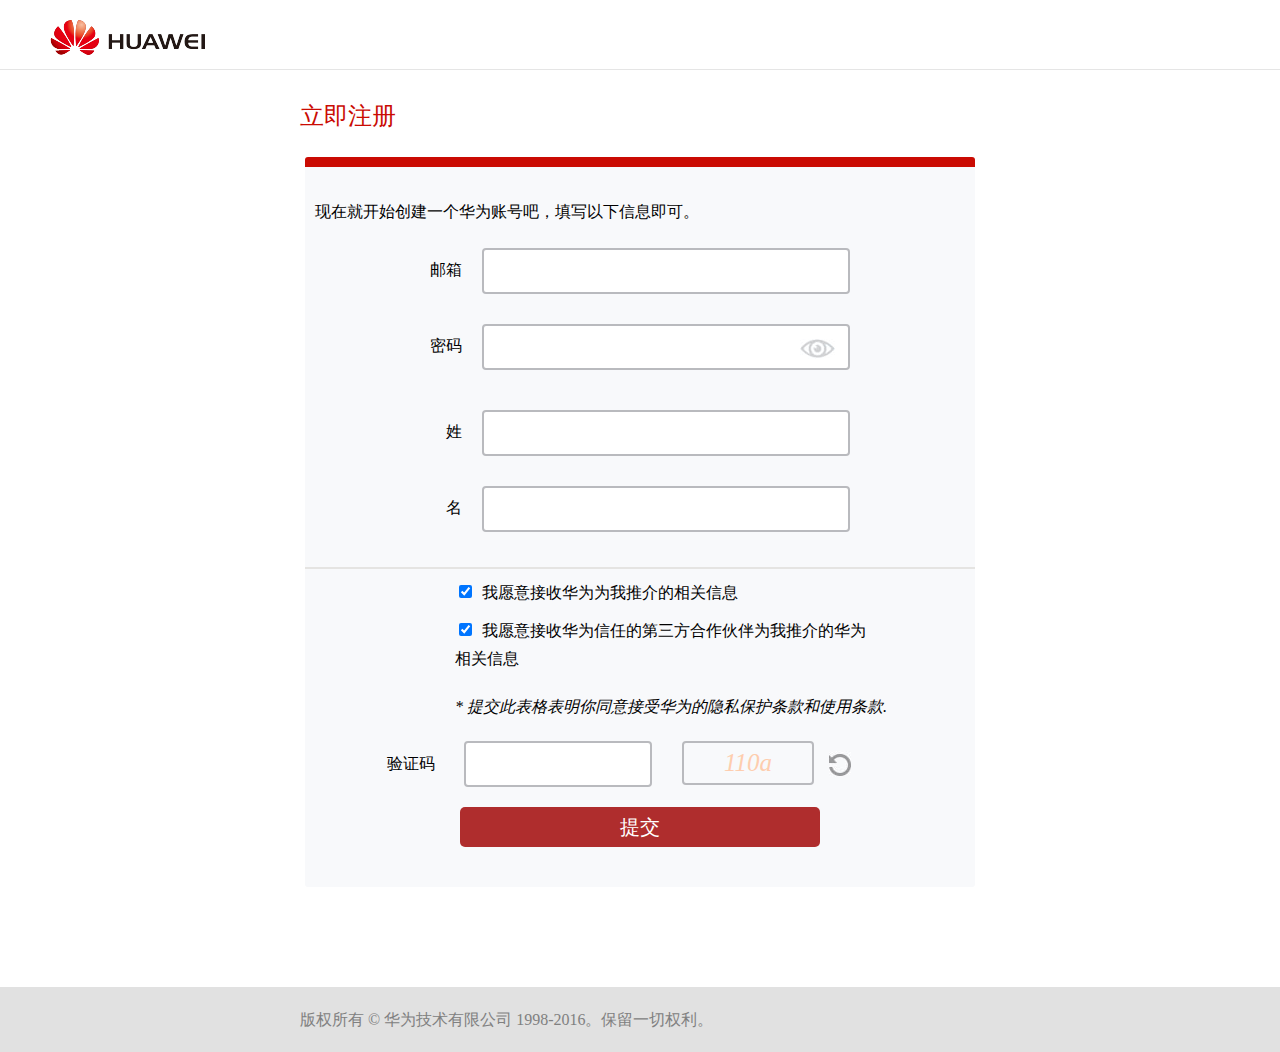
<file: zhuce.html>
<!DOCTYPE html>
<html>
	<head>
		<meta charset="UTF-8">
		<title></title>
		<link rel="stylesheet" type="text/css" href="css/style.css"/>
		<link rel="stylesheet" type="text/css" href="css/zhuce.css"/>
	</head>
	<body>
		<div id="top">
			<div class="logo">
				<a href="http://127.0.0.1:8020/weihua/%E9%A6%96%E9%A1%B5.html"><img src="img/logo.png"/></a>
			</div>
		</div>
		<!--头部结束-->
		
		<div id="content">
			<p class="p1">立即注册</p>
			<div class="box">
				<ul>
					<li>现在就开始创建一个华为账号吧，填写以下信息即可。</li>
					<li><span>邮箱</span><input type="text" maxlength="50" value="" placeholder="" id="userName" ></li>
					<li><span>密码</span><input id="pwdf" type="password" maxlength="60"  value="" placeholder=""><i></i><p id="pwtx"></p></li>
					<li><span>&nbsp;&nbsp;&nbsp;&nbsp;姓</span><input type="text" value="" placeholder="" class="placeholder"></li>
					<li><span>&nbsp;&nbsp;&nbsp;&nbsp;名</span><input  type="text" value="" placeholder="" class="placeholder"></li>
				</ul>
				<p><input type="checkbox" value="1" checked="checked">我愿意接收华为为我推介的相关信息</p>
				<p><input type="checkbox" value="1" checked="checked">我愿意接收华为信任的第三方合作伙伴为我推介的华为相关信息</p>
				<p class="p2"><i>* 提交此表格表明你同意接受华为的<a href="http://www.huawei.com/cn/privacy-policy">隐私保护条款</a>和<a href="http://www.huawei.com/cn/legal">使用条款.</a></i></p>
				<!--<p class="p3">验证码<input name="VerificationCode" type="text" value="" class="placeholder"></p>-->
				<p id="p3">
					验证码
					<input type="text" id="testnum"/>
					
					<img src="img/shuaxin.jpg" id="replace"/>
					<span id="num">110a</span>
				</p>
				<input type="button" class="update-btn" value="提交" id="btn"/>
			</div>
		</div>
		<!--content完成-->
		
		<div id="footer">
			<p>版权所有 © 华为技术有限公司 1998-2016。保留一切权利。</p>
		</div>
		<!--footer结束-->
		<!--页面完-->
	</body>
</html>
<script src="js/zhuce.js" type="text/javascript" charset="utf-8"></script>
</file>
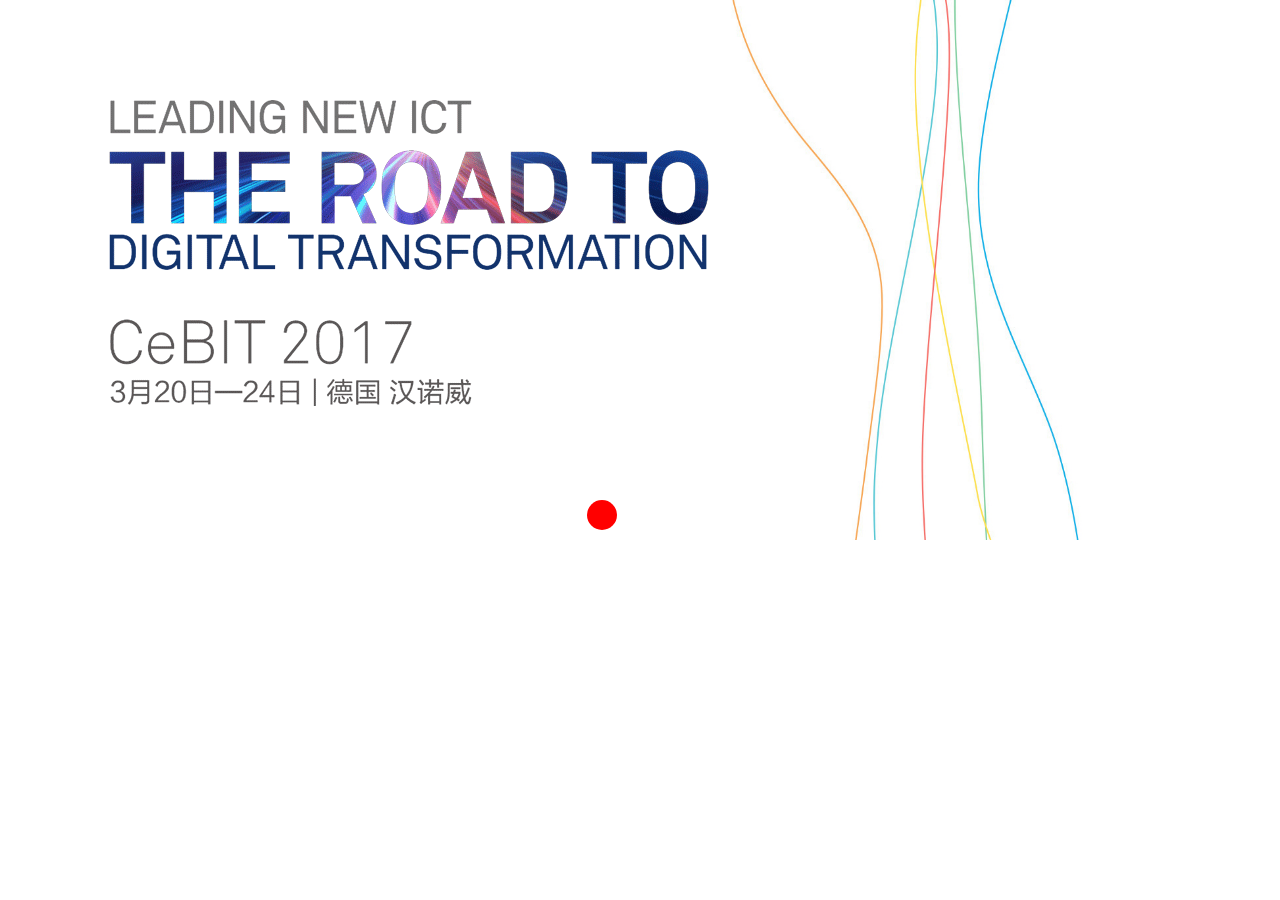
<file: 轮播图（无缝完成）.html>
<!DOCTYPE html>
<html>
	<head>
		<meta charset="UTF-8">
		<title></title>
		<style>
			*{
				margin: 0;
				padding: 0;
			}
			ul,li{
				list-style-type:none;
			}
			#wrap{
				width: 1263px;
				height: 540px;
				overflow: hidden;
				margin: 0 auto;
				position: relative;
			}
			ul#slide{
				position: absolute;
				left: 0;
				top: 0;
				width: 9999px;
			}
			#slide li{
				float: left;
				width: 1263px;
				height: 540px;
				background: rgba(0,0,0,0.5);
				font-size: 200px;
				color: #fff;
				font-weight: bold;
				text-align: center;
				line-height: 500px;
				position: relative;
			}
			#prev,#next{
				width:100px;
				height: 150px;
				line-height: 150px;
				color: rgba(0,0,0,0.3);
				font-size: 150px;
				/*background: rgba(0,0,0,0.5);*/
				position: absolute;
				top: 200px;
				text-align: center;
				text-decoration: none;
				display: none;
			}
			#wrap:hover #prev,#wrap:hover #next{
				display: block;
			}
			#prev{
				left: -20px;
			}
			#next{
				right: 0;
			}
			#list{
				position: absolute;
				bottom: 10px;
				left:45%;
			}
			#list li{
				width: 30px;
				height: 30px;
				background: #fff;
				border-radius: 50%;
				float: left;
				margin-left: 10px;
				cursor: pointer;
			}
			#list li.active{
				background: red;
			}
			#png3,#png4{
				width: 1263px;
				height: 540px;
			}
			#png1{
				position: absolute;
				left:100px;
				top:100px;
			}
			#png2{
				position: absolute;
				left:100px;
				top:100px;
			}
		</style>
	</head>
	<body>
		<div id="wrap">
			<ul id="slide">
				<li>
					<img src="img/1.jpg" id="png3"/>
					<img src="img/1.png" id="png1"/>
				</li>
				<li>
					<img src="img/2.jpg" id="png4"/>
					<img src="img/2.png"  id="png2"/>
				</li>
				
			</ul>
			<!--左右按钮-->
			<a id="prev" href="#">&lt;</a>
			<a id="next" href="#">&gt;</a>
			<!--下面原点-->
			<ul id="list">
				<li class="active"></li>
				<li></li>
			</ul>
		</div>
		<script src="move.js"></script>
		<script>
		//	封装函数获取ID的元素节点，获取样式
			function getId(str){
				return document.getElementById(str);
			}
			function getStyle(obj,attr){
				if(obj.currentStyle){
					return obj.currentStyle[attr];
				}else{
					return getComputedStyle(obj,null)[attr];
				}
			}
			
			var oWrap = getId("wrap");
			var oSlide = getId("slide");
			var iWidth = parseInt(getStyle(oWrap,"width"));
			var oList = getId("list");
			var oLi = oList.getElementsByTagName("li");
			var oLen = oLi.length;
			var oNext = getId("next");
			var oPrev = getId("prev");
			var m = 0;  //当前第几张图的索引
			var timer = null;
			oSlide.innerHTML+=oSlide.innerHTML;
			//自动轮播
			function autoPlay(){
				timer = setInterval(function(){
					m++;
					if(m==oLen+1){
						oSlide.style.left = "0";
						m=1;
					}
	//				oSlide.style.left = (-1)*m*iWidth+"px"; css直接改，没有动画效果
	//				通过move函数改变left值，当前第几张图的数值×每个的宽度在取负值
					move(oSlide,{"left":(-1)*m*iWidth+"px"});
					for(var i=0;i<oLen;i++){
						oLi[i].className = "";
					}
					oLi[m%oLen].className = "active";
				},1000)
			}
			//	调用自动轮播		
			autoPlay();
			
			// 鼠标移上移开清除或开启定时器
			oWrap.onmouseover = function(){
				clearInterval(timer);
			}
			oWrap.onmouseout = function(){
				autoPlay();
			}
			
			//下面圆点鼠标移上
			for(var i=0;i<oLen;i++){
				oLi[i].index = i;  //存储index属性
				oLi[i].onmouseover = function(){
					for(var j=0;j<oLen;j++){
						oLi[j].className = "";
					}
					oLi[this.index].className = "active";
					m = this.index; //将index复制给m，全局也知道当前是第几张图
					move(oSlide,{"left":(-1)*m*iWidth+"px"});
				}
			}
			// next的点击
			oNext.onclick = function(){
				m++;
//				if(m==oLen){  //最后一张之后再点击改到第一张
//					m=0;
//				}
				if(m==oLen+1){
					oSlide.style.left = "0";
					m=1;
				}
				move(oSlide,{"left":(-1)*m*iWidth+"px"});
				
				for(var i=0;i<oLen;i++){
					oLi[i].className = "";
				}
				oLi[m%oLen].className = "active";
			}
			// prev的点击
			oPrev.onclick = function(){
				m--;
				if(m==-1){  //第一张在往前点击改到最后一张
					m=oLen-1;
					oSlide.style.left = (-1)*oLen*iWidth+"px";
				}
				move(oSlide,{"left":(-1)*m*iWidth+"px"});
				for(var i=0;i<oLen;i++){
					oLi[i].className = "";
				}
				oLi[m%oLen].className = "active";
			}
		</script>
	</body>
</html>
</file>
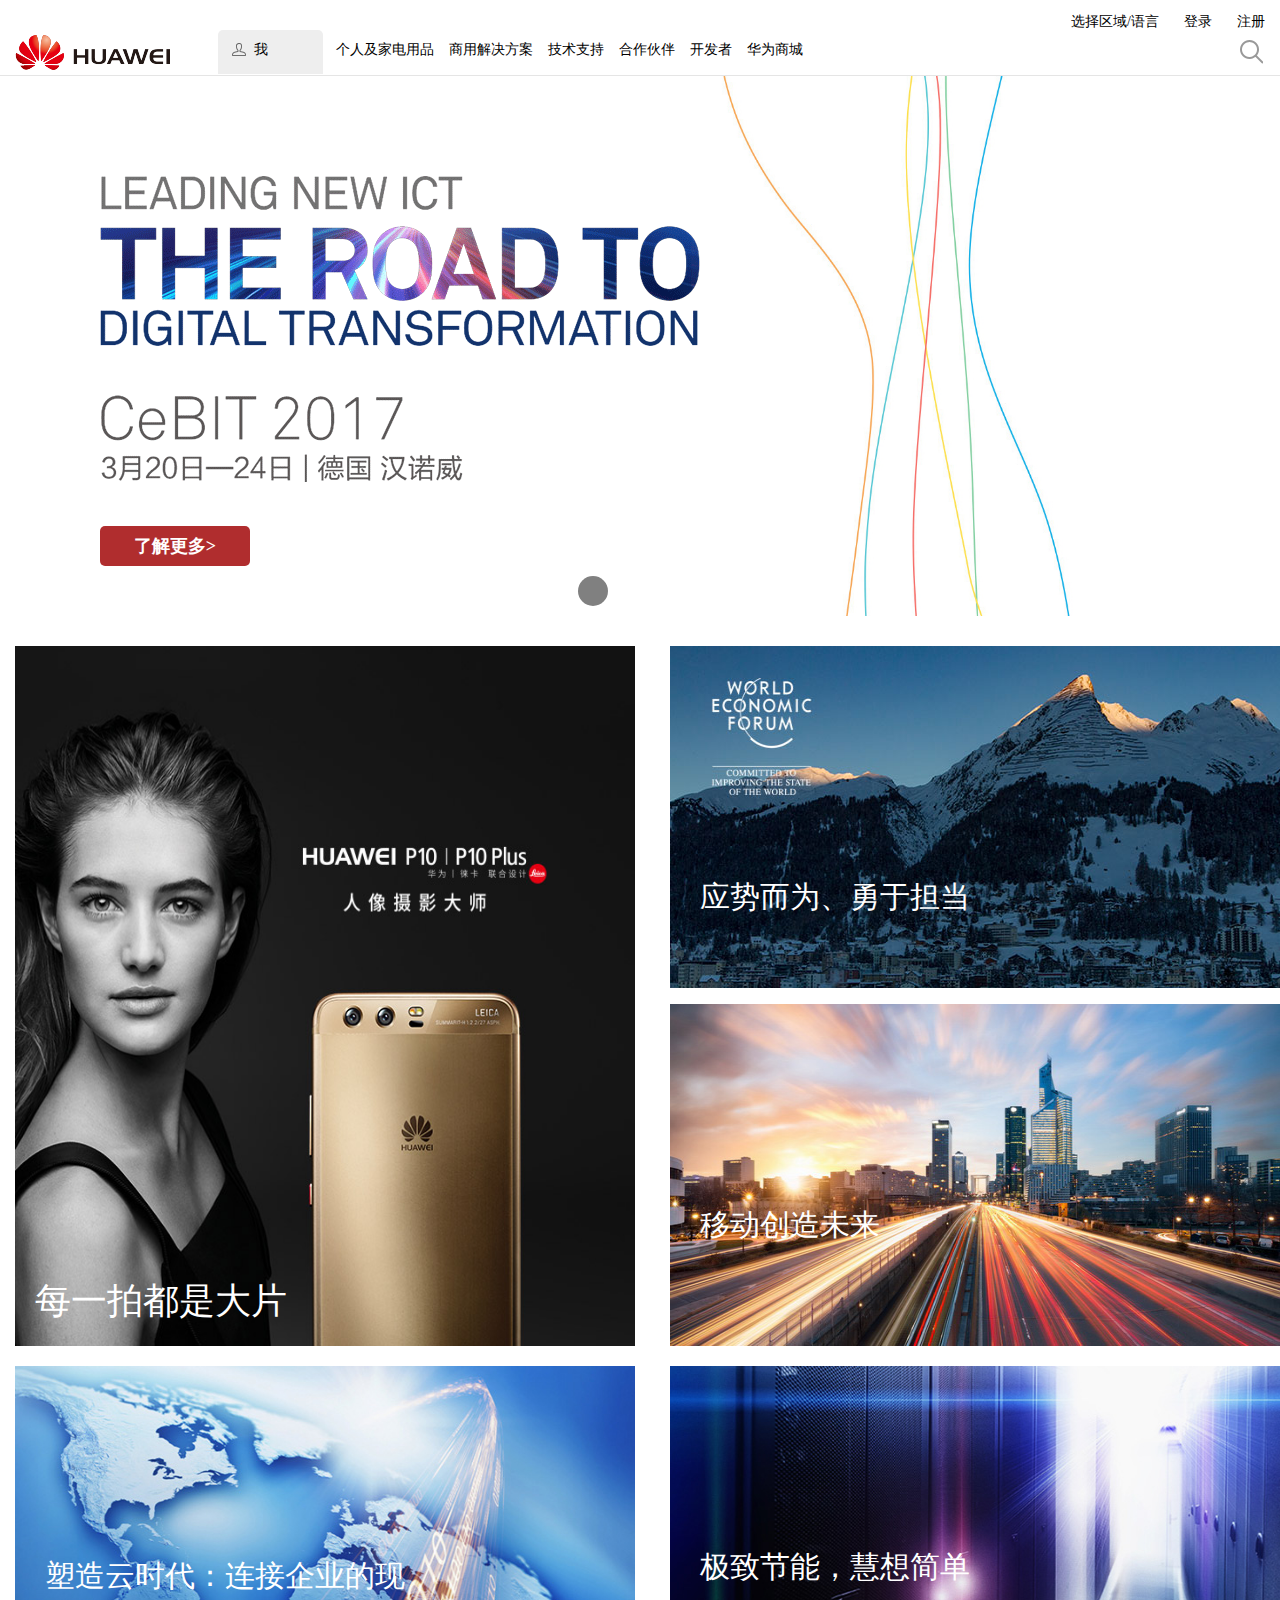
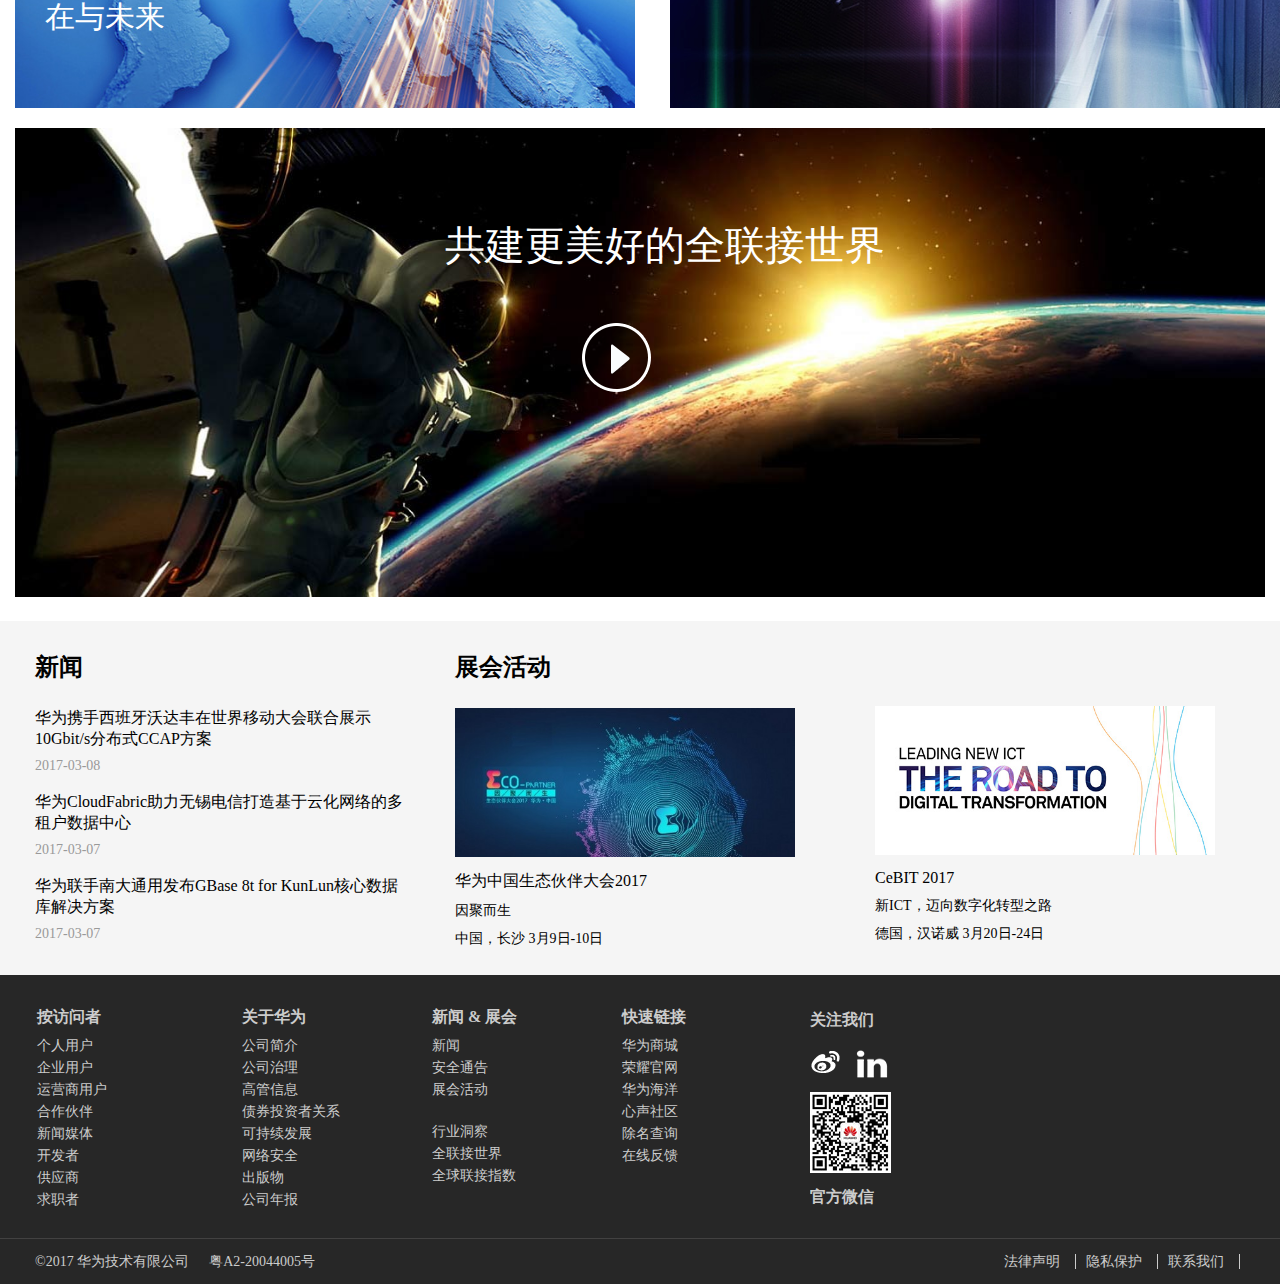
<file: 首页.html>
<!DOCTYPE html>
<html>

	<head>
		<meta charset="UTF-8">
		<title></title>
		<link rel="stylesheet" type="text/css" href="css/sy.css" />
		<link rel="stylesheet" type="text/css" href="css/style.css" />
		<script src="js/move.js" type="text/javascript" charset="utf-8"></script>
		<!--<script src="js/sy.js" type="text/javascript" charset="utf-8"></script>-->
	</head>

	<body>
		<div id="top">
			<div class="logo">
				<a href="http://127.0.0.1:8020/weihua/%E9%A6%96%E9%A1%B5.html"><img src="img/logo.png"></a>
			</div>
			<!--logo结束-->

			<div class="nav">
				<ul>
					<li>
						<a href="http://127.0.0.1:8020/weihua/%E9%A6%96%E9%A1%B5.html"><i></i><span>我想……</span>
						</a>
						<div id="want">
							<dl>
								<dt><img src="img/3.png"/></dt>
								<dd><a href="">浏览智能手机</a></dd>
								<dd><a href="">购买手机产品</a></dd>
								<dd><a href="">获取技术支持</a></dd>
								<dd><a href="">查找销售门店</a></dd>
								<dd class="dd1"><a href="">访问消费者网站&gt;</a></dd>
							</dl>
							<dl>
								<dt><img src="img/3.png"/></dt>
								<dd><a href="">浏览智能手机</a></dd>
								<dd><a href="">购买手机产品</a></dd>
								<dd><a href="">获取技术支持</a></dd>
								<dd><a href="">查找销售门店</a></dd>
								<dd class="dd1"><a href="">访问消费者网站&gt;</a></dd>
							</dl>
							<dl>
								<dt><img src="img/3.png"/></dt>
								<dd><a href="">浏览智能手机</a></dd>
								<dd><a href="">购买手机产品</a></dd>
								<dd><a href="">获取技术支持</a></dd>
								<dd><a href="">查找销售门店</a></dd>
								<dd class="dd1"><a href="">访问消费者网站&gt;</a></dd>
							</dl>
							<dl>
								<dt><img src="img/3.png"/></dt>
								<dd><a href="">浏览智能手机</a></dd>
								<dd><a href="">购买手机产品</a></dd>
								<dd><a href="">获取技术支持</a></dd>
								<dd><a href="">查找销售门店</a></dd>
								<dd class="dd1"><a href="">访问消费者网站&gt;</a></dd>
							</dl>
						</div>
					</li>
					<li>
						<a href="http://127.0.0.1:8020/weihua/%E9%A6%96%E9%A1%B5.html">个人及家电用品</a>
					</li>
					<li>
						<a href="http://127.0.0.1:8020/weihua/%E9%A6%96%E9%A1%B5.html">商用解决方案</a>
					</li>
					<li>
						<a href="http://127.0.0.1:8020/weihua/%E9%A6%96%E9%A1%B5.html">技术支持</a>
					</li>
					<li>
						<a href="http://www.huawei.com/cn/partner">合作伙伴</a>
					</li>
					<li>
						<a href="http://127.0.0.1:8020/weihua/developer.html">开发者</a>
					</li>
					<li>
						<a href="http://127.0.0.1:8020/weihua/shangcheng.html">华为商城</a>
					</li>
				</ul>
			</div>
			<!--导航结束-->

			<div class="b">
				<div class="head">
					<ul>
						<li>
							<a href="http://www.huawei.com/en/worldwide">选择区域/语言</a>
						</li>
						<li>
							<a href="http://127.0.0.1:8020/weihua/denglu.html">登录</a>
						</li>
						<li>
							<a href="http://127.0.0.1:8020/weihua/zhuce.html">注册</a>
						</li>
					</ul>
				</div>
				<div class="search">
					<a href="###"><i></i></a>
				</div>
			</div>
		</div>
		<!--头部结束-->

		<div id="lunbo">
			<iframe src="lunbo.html" width="1263" height="540" scrolling="no" frameborder="0"></iframe>
		</div>
		<!--轮播结束-->

		<div id="banner">
			<div class="bt">
				<div class="l">
					<div class="l-t">
						<a href="http://consumer.huawei.com/cn/mobile-phones/p10/index.htm?ic_source=corp_box111_p10&ic_medium=hwdc"><img src="img/4.jpg" id="Img" /><span></span>
							<p>每一拍都是大片</p>
						</a>
					</div>
					<div class="l-b">
						<a href="http://www.huawei.com/cn/publications/communicate/76?ic_medium=hwdc&ic_source=corp_communicate76"><img src="img/7.jpg" id="Img4" /><span><i>云、生态、数字化，这几个时下热词，对企业到底意味着什么？转型到底该如何进行？不转又有什么风险？转了又如何度量？点击链接，获取答案。</i></span>
							<p>塑造云时代：连接企业的现在与未来</p>
						</a>
					</div>
				</div>
				<!--左边结束-->

				<div class="r">
					<div class="r-t">
						<a href="http://www.huawei.com/cn/sustainability/leadership/compact-for-responsive-and-responsible-leadership"><img src="img/5.jpg" id="Img1" /><span><i>华为公司董事长孙亚芳与全球100多家领先企业共同签署契约，承诺促进可持续发展</i></span>
							<p>应势而为、勇于担当</p>
						</a>
					</div>
					<div class="r-b">
						<a href="http://www.huawei.com/cn/industry-insights/mbb-2020?ic_source=corp_box122_mbb&ic_medium=hwdc"><img src="img/6.jpg" id="Img2" /><span><i>通过技术创新，华为与运营商和业界伙伴们齐心协力，构筑以应用为驱动的网络和建立开放、合作、可持续的生态链，共同开启更美好的移动全联接新未来</i></span>
							<p>移动创造未来</p>
						</a>
					</div>
					<div class="r-c">
						<a href="http://e.huawei.com/cn/products/network-energy?ic_source=corp_box122_networkenergy&ic_medium=hwdc"><img src="img/8.jpg" id="Img3" /><span><i>智能时代，管理人员还在苦守机房？数据中心无法根据业务做到随心所欲的扩展？华为智能数据中心，以智能微模块为载体，为企业构建简单、高效、可靠的新一代数据中心。</i></span>
							<p>极致节能，慧想简单</p>
						</a>
					</div>
				</div>
			</div>

			<!--视频-->
			<div class="sp">
				<a href="http://www-file.huawei.com/~/media/CORPORATE/Video/home/Building_a_Better_Connected_World_201620160905.mp4" class="a3"><img src="img/ad.jpg" />
					<p class="p1">共建更美好的全联接世界</p><span></span></a>
			</div>
			<!--视频结束-->
		</div>
		<!--banner结束-->

		<div id="conter">
			<div class="news">
				<h2><a href="http://www.huawei.com/cn/news">新闻</a></h2>
				<ul>
					<li>
						<a href="http://www.huawei.com/cn/news/2017/3/Vodafone-Huawei-Fiber-based-10Gbit-s-Speed">华为携手西班牙沃达丰在世界移动大会联合展示10Gbit/s分布式CCAP方案 </a>
						<span class="date">2017-03-08</span>
					</li>
					<li>
						<a href="http://www.huawei.com/cn/news/2017/3/Cloud-based-Multi-Tenant-Data-Center-Network">
							华为CloudFabric助力无锡电信打造基于云化网络的多租户数据中心
						</a>
						<span class="date">
						2017-03-07
                    	</span>
					</li>
					<li>
						<a href="http://www.huawei.com/cn/news/2017/3/Gbase-8t-for-KunLun-Solution">
							华为联手南大通用发布GBase 8t for KunLun核心数据库解决方案
						</a>
						<span class="date">
                            2017-03-07
                        </span>
					</li>
				</ul>
			</div>

			<div class="activity">
				<h2><a href="http://www.huawei.com/cn/events">展会活动</a></h2>
				<ul>
					<li>
						<a href="http://e.huawei.com/topic/eco-partner2017-cn/index.html?ic_medium=hwdc&ic_source=corp_event1_ecopartner2017"><img src="img/11.jpg" style="width: 340px; height: 149px;" /></a>
					</li>
					<li>
						<a href="http://e.huawei.com/topic/eco-partner2017-cn/index.html?ic_medium=hwdc&ic_source=corp_event1_ecopartner2017">华为中国生态伙伴大会2017</a>
					</li>
					<li>因聚而生</li>
					<li>中国，长沙 3月9日-10日</li>
				</ul>
			</div>
			<div class="the">
				<ul>
					<li>
						<a href="http://e.huawei.com/topic/cebit2017-cn/index.html?ic_medium=hwdc&ic_source=home&source=corp_event2_cebit2017"><img src="img/10.jpg" style="width: 340px; height: 149px;" /></a>
					</li>
					<li>
						<a href="http://e.huawei.com/topic/cebit2017-cn/index.html?ic_medium=hwdc&ic_source=home&source=corp_event2_cebit2017">CeBIT 2017</a>
					</li>
					<li>新ICT，迈向数字化转型之路</li>
					<li>德国，汉诺威 3月20日-24日</li>
				</ul>
			</div>
		</div>
		<!--conter结束-->

		<div id="last">
			<ul>
				<li>
					<h3>按访问者</h3></li>
				<li>
					<a href="http://consumer.huawei.com/cn/index.htm">个人用户</a>
				</li>
				<li>
					<a href="http://e.huawei.com/cn/?rs=www.huawei.com&utm_campaign=-&country=CN">企业用户</a>
				</li>
				<li>
					<a href="http://carrier.huawei.com/cn/">运营商用户</a>
				</li>
				<li>
					<a href="http://www.huawei.com/cn/partner">合作伙伴</a>
				</li>
				<li>
					<a href="http://www.huawei.com/cn/press-center">新闻媒体</a>
				</li>
				<li>
					<a href="http://developer.huawei.com/cn/">开发者</a>
				</li>
				<li>
					<a href="http://scs.huawei.com/eSupplier/">供应商</a>
				</li>
				<li>
					<a href="http://career.huawei.com/recruitment/">求职者</a>
				</li>
			</ul>
			<ul>
				<li>
					<h3>关于华为</h3></li>
				<li>
					<a href="http://www.huawei.com/cn/about-huawei">公司简介</a>
				</li>
				<li>
					<a href="http://www.huawei.com/cn/about-huawei/corporate-governance/corporate-governance">公司治理</a>
				</li>
				<li>
					<a href="http://www.huawei.com/cn/executives/board-of-directors">高管信息</a>
				</li>
				<li>
					<a href="http://www.huawei.com/cn/bond-investor-relations">债券投资者关系</a>
				</li>
				<li>
					<a href="http://www.huawei.com/cn/sustainability">可持续发展</a>
				</li>
				<li>
					<a href="http://www.huawei.com/cn/cyber-security">网络安全</a>
				</li>
				<li>
					<a href="http://www.huawei.com/cn/publications">出版物</a>
				</li>
				<li>
					<a href="http://www.huawei.com/cn/about-huawei/annual-report">公司年报</a>
				</li>
			</ul>
			<ul>
				<li>
					<h3>新闻 & 展会</h3></li>
				<li>
					<a href="http://www.huawei.com/cn/news">新闻</a>
				</li>
				<li>
					<a href="http://www.huawei.com/cn/psirt">安全通告</a>
				</li>
				<li>
					<a href="http://www.huawei.com/cn/events">展会活动</a>
				</li>
				<li><br></li>
				<li>
					<a href="http://www.huawei.com/cn/industry-insights">行业洞察</a>
				</li>
				<li>
					<a href="http://www.huawei.com/better-connected-world/cn/">全联接世界</a>
				</li>
				<li>
					<a href="http://www.huawei.com/minisite/gci/cn/">全球联接指数</a>
				</li>
			</ul>
			<ul>
				<li>
					<h3>快速链接</h3></li>
				<li>
					<a href="https://www.vmall.com/#cid=10074">华为商城</a>
				</li>
				<li>
					<a href="http://www.honor.cn/">荣耀官网</a>
				</li>
				<li>
					<a href="http://www.huaweimarine.com/marine/">华为海洋</a>
				</li>
				<li>
					<a href="http://xinsheng.huawei.com/cn/index/guest.html">心声社区</a>
				</li>
				<li>
					<a href="http://www.huawei.com/cn/Terminations">除名查询</a>
				</li>
				<li>
					<a href="">在线反馈</a>
				</li>
			</ul>
			<ul>
				<li>
					<h3>关注我们</h3></li>
				<li>
					<a href="https://passport.weibo.com/visitor/visitor?entry=miniblog&a=enter&url=http%3A%2F%2Fweibo.com%2Fhuaweiweibo&domain=.weibo.com&sudaref=http%3A%2F%2Fwww.huawei.com%2Fcn%2F&ua=php-sso_sdk_client-0.6.23&_rand=1489112323.4037"><img src="img/wb.png" /></a>
					<a href="http://www.linkedin.com/company/huawei"><img src="img/i.png" /></a>
				</li>
				<li><img src="img/m.jpg" /></li>
				<li>
					<h3>官方微信</h3></li>
			</ul>
		</div>
		<!--last结束-->

		<div id="footer">
			<span>©2017 华为技术有限公司<a href="http://www.miitbeian.gov.cn/state/outPortal/loginPortal.action">粤A2-20044005号</a></span>
			<ul>
				<li>
					<a href="http://www.huawei.com/cn/legal">法律声明</a>
				</li>
				<li>
					<a href="http://www.huawei.com/cn/privacy-policy">隐私保护</a>
				</li>
				<li>
					<a href="http://www.huawei.com/cn/contact-us">联系我们</a>
				</li>
			</ul>
		</div>
		<!--footer结束-->
		<!--页面完成-->
	</body>
	</script>

</html>
<script src="js/jquery-1.8.3.min.js" type="text/javascript" charset="utf-8"></script>
<script src="js/sy.js" type="text/javascript" charset="utf-8"></script>
</file>
<file: css/style.css>
/* CSS Document */
html{
	display: block;
}

html,body{width:100%; height:100%;}
body{background:#ffffff;}
html,body,div,ul,li,dl,dd,dt,ol,h2,h3,span,p,a{
											   padding:0; 
											   margin:0;
                                               color:#000;
											   font-size:14px;
											   font-family:"微软雅黑";
											   }




ul,li,dl,ol{list-style:none;}
a{text-decoration:none;}
img{border:none;
    }
input{border:none;}


/*所有公用css样式*/
</file>
<file: css/choose.css>
#head {
  width: 100%;
  overflow: hidden;
  margin: 0 auto;
  padding-left: 15px;
  padding-right: 15px;
  line-height: 24px; }
  #head ul {
    float: right;
    margin: 10px 20px 10px; }
    #head ul li {
      float: left;
      margin-right: 20px; }
      #head ul li a {
        color: #333;
        line-height: 24px;
        font-size: 12px; }
        #head ul li a:hover {
          text-decoration: underline;
          color: #286ed0; }

#top {
  width: 100%;
  overflow: hidden;
  margin: 0 auto;
  height: 40px; }
  #top .logo {
    float: left;
    height: 40px;
    line-height: 40px;
    margin: 0 20px; }
  #top .nav {
    float: left;
    height: 40px;
    line-height: 40px; }
    #top .nav ul li {
      float: left;
      padding: 0 15px; }
      #top .nav ul li a {
        font-size: 16px;
        padding-bottom: 14px; }
        #top .nav ul li a:hover {
          color: #e22835;
          border-bottom: 2px solid #cb3034; }
  #top .search {
    float: right; }

.li1 {
  padding: 0 13px;
  line-height: 40px;
  border-radius: 5px;
  background-color: #eee;
  padding-left: 36px;
  padding-right: 18px; }
  .li1 a span {
    background: url(../img/small_icon.png) no-repeat -103px -81px;
    background-color: red;
    width: 14px;
    height: 14px;
    top: 12px;
    left: 14px; }

/*# sourceMappingURL=choose.css.map */
</file>
<file: css/denglu.css>
#top {
	width: 100%;
	margin: 0 auto;
	overflow: hidden;
	background-position: right;
	border-bottom: 1px solid #e5e5e5;
}

.logo {
	float: left;
	margin: 20px 0 10px 50px;
}
   /*头部结束*/

#content{
	width: 100%;
	overflow: hidden;
	margin: 0 auto;
}
.p1{
	font-size: 24px;
    color: #ca0b03;
    margin: 30px 0 25px 300px;	
}
.box{
	background-color: #f8f9fb;
	width: 670px;
	overflow: hidden;
    border-radius: 3px;
    /*margin-bottom: 100px;*/
    border-top: 10px solid #ca0b03;
    text-align: center;
    margin: 0 auto;
    margin-bottom: 100px;
}
.box ul{
	margin-top: 35px;
}
.box li{
	/*width:436px;*/
	margin:0 auto ;
	/*display: block;*/
	position: relative;
}
.box li input {
    width: 376px;
    border: 2px solid #b9babe;
    height: 50px;
    border-radius: 4px;
    padding-left: 60px;
    line-height: 54px;
    
    min-height: 1px;
    /*padding-left: 15px;*/
    /*padding-right: 15px;*/
    margin: 20px 0px;
}
.box li p{
	position: absolute;
    width: 50px;
    height: 54px;
    left:-2px;
}
.pa{
    top: 3px;
    /*left:415px;*/
    background: url(../img/12.jpg) no-repeat ; 
    /*background-color: red;*/
}
.pb{
	top: 3px; 
    background: url(../img/powss.jpg) no-repeat ;
    /*background-color: red;*/ 
}
#btn{
	width: 436px; 
    background-color: #af2d2d;
    color: #fff;
    border-radius: 5px;
    border: none;
    padding: 0;
    height: 47px;
    line-height: 47px;
    font-size: 20px;
    margin-bottom: 20px;
    border: none;
}
#btn:hover{
	background: #cd3333;
}
.box li a{
	color: #0066ff;
	font-size: 16px;
	line-height: 28px;
	padding-left: 20px;
}
.box li a:hover{
	text-decoration: underline;
}
.box ul li:last-child{
	border-bottom: 2px solid #e5e4e2;
	text-align: right;
	margin:0  120px;
	padding-bottom: 20px;
}
.box p{
	margin:20px 0 10px 0;
	color: #000;
	font-size: 14px;
	text-align: left;
	margin-left: 120px;
}
		/*content结束*/

#footer{
	width: 100%;
	overflow: hidden;
	background: #e1e1e1;
	margin: 0 auto;
    
}
#footer p{
	font-size: 16px;
	line-height: 65px;
	margin-left: 300px;
	color: #808080;
}
</file>
<file: css/developer.css>
#box {
  background: url(../img/bbs_bg.jpg) no-repeat;
  width: 100%;
  overflow: hidden;
  margin: 0 auto; }
  #box .top {
    width: 100%;
    overflow: hidden;
    margin: 0 auto;
    padding: 22px 50px; }
    #box .top .logo {
      float: left; }
    #box .top p {
      float: right;
      line-height: 14px;
      padding-right: 100px;
      padding-top: 24px; }
      #box .top p a {
        color: #414343;
        line-height: 14px; }
        #box .top p a:first-child {
          padding-right: 8px;
          color: #91989e; }

.c {
  margin-top: 40px;
  overflow: hidden;
  padding-bottom: 50px; }
  .c .c1 {
    margin: 0 auto;
    text-align: center;
    margin: 0 150px; }
    .c .c1 .p1 {
      font-size: 42px;
      line-height: 52px;
      margin-bottom: 10px;
      font-family: arial;
      font-weight: 600; }
    .c .c1 .p2 {
      font-size: 24px;
      font-family: arial;
      margin-bottom: 65px;
      color: #808080; }
  .c .c2 {
    margin-bottom: 50px;
    overflow: hidden; }
    .c .c2 ul {
      width: 242px;
      height: 184px;
      margin-right: 19px;
      float: left;
      filter: alpha(opacity=85);
      background: #fbfbfb;
      background: rgba(251, 251, 251, 0.8);
      padding: 38px 15px 20px 45px;
      -webkit-box-shadow: 8px 8px 35px #d2cecf;
      -moz-box-shadow: 8px 8px 35px #d2cecf;
      box-shadow: 0 8px 35px #b9b7b9; }
      .c .c2 ul li {
        text-align: left; }
      .c .c2 ul .li1 {
        border-left: 5px solid #ff0000;
        padding-left: 10px; }
        .c .c2 ul .li1 img {
          width: 211px;
          height: 65px; }
      .c .c2 ul .li2 {
        font-size: 16px;
        max-width: 220px;
        color: #a1a1a1;
        margin-top: 20px;
        text-align: left;
        padding-left: 15px;
        line-height: 30px;
        max-height: 90px;
        overflow: hidden;
        text-overflow: ellipsis;
        -webkit-line-clamp: 3; }

.c3 {
  margin: 20px; }

.footer {
  height: 60px;
  width: 100%;
  bottom: 0;
  padding: 20px 10px; }
  .footer p {
    color: #dbb3b1;
    text-align: center;
    margin: 0;
    line-height: 60px; }

/*# sourceMappingURL=developer.css.map */
</file>
<file: css/homepage.css>
#top {
	width: 100%;
	margin: 0 auto;
	overflow: hidden;
	background: url(../img/small icon.png);
	background-position: right;

	/*padding-bottom: 10px;*/
	border-bottom: 1px solid #e5e5e5;
}

.logo {
	float: left;
	margin: 35px 35px 0 15px;
}

.nav {
	float: left;
	margin-top: 40px;
}

.nav li {
	float: left;
	padding-right: 15px;
	font-size: 16px;
	/*padding-bottom: 12px;*/
	position: relative;
}

.nav li a{
	padding-bottom: 14px;
}

.nav li a:hover {
	color: #e22835;
	border-bottom: 2px solid #cb3034;
}

.nav .li1 {
	/*position: relative;
	padding: 0 13px;
	background-color: #eeeeee;
	padding: 10px 20px 10px 15px;
	/*line-height: 40px;
	margin-right: 10px;
	
	border: 1px solid #eeeeee;
	border-radius: 5px;*/
	display: block;
    float: left;
    padding: 0 13px;
    margin-top: -10px;
    position: relative;
}

.nav .li1 a{
    box-sizing: border-box;
    color: #323232;
    cursor: pointer;
    display: block;
    height: 46px;
    line-height: 40px;
    overflow: hidden;
    padding: 0;
    position: relative;
    text-decoration: none;
    border-bottom: 2px solid transparent;
    transition: .3s border-color,.3s color;
}
.nav .li1 a i{
	background: url(../img/small_icon.png) no-repeat -103px -81px;
	position: absolute;
	display: block;
    width: 14px;
    height: 14px;
    top: 12px;
    left: 14px;
}
.nav .li1 a span{
	border-radius: 5px;
    background-color: #eee;
    padding-left: 36px;
    padding-right: 18px;
    display: block;
}
	
.nav .li1 a:hover span {
	background-color: #b02d2e;
	color: #FFF;
}
.nav .li1 a:hover i{
	background: url(../img/small_icon.png) no-repeat -103px -112px;
}
   			/*选项卡开始*/
.y{
	width: 100%;
	overflow: hidden;
	background-color: #f1f1f1;
	display: none; 
}
.y ul{
	float: left;
	width: 277px;
	padding: 30px 10px;
	margin-right: 5px;
}
.y ul:first-child{
	margin-left: 50px;
}
.y ul li:first-child{
	float: left;
}
.y ul li{
	padding:5px 0;
	margin-right: 15px;
	display: block;
}
.y ul li a{
	font-size: 16px;
}
.y ul:hover{
	background-color: #e5e5e5;
}
.y ul li a:hover{
	text-decoration: underline;
	color: #006ad0;
}
.y ul li:last-child{
	padding: 0 20px;
	margin-top: 10px;
}
.y ul li:last-child a{
	padding: 5px 0;
}
.y ul li:last-child a:hover{
	background-color: red;
	color: #fff;
	text-decoration: none;
	border-radius: 5px;
}
.y ul li:last-child .a1:hover{
	background: none;
	color:#006ad0;
	text-decoration: underline;
}

.g{
	width: 100%;
	overflow: hidden;
	background-color: #f1f1f1;
	display: none; 
}
.g ul{
	float: left;
	width: 180px;
	padding: 30px 10px;
	margin-right: 5px;
}
}
.g ul:first-child{
	margin-left: 50px;
	text-align: center;
}
.g ul li{
	padding:5px 0;
	text-align: center;
}
.g ul li a{
	font-size: 16px;
}
.g ul li:first-child a{
	font-size: 20px;
	color: red;
}
.g ul:hover{
	background-color: #e5e5e5;
}
.g ul li:nth-child(3) a:hover{
	color: #006ad0;
}
.g ul li:last-child{
	margin-top: 10px;
}
.g ul li:last-child a{
	padding: 5px 0;
}
.g ul li:last-child a:hover{
	background-color: red;
	color: #fff;
	text-decoration: none;
	border-radius: 5px;
}

.h{
	width: 100%;
	overflow: hidden;
	background-color: #f1f1f1;
	display: none; 
}
.h ul{
	float: left;
	width: 220px;
	padding: 30px 5px;
	margin-right: 5px;
	height: 355px;
}
}
.h .ul1{
	margin-left: 50px;
	/*text-align: center;*/
}
.h ul li{
	padding-top:5px;
	text-align: left;
	margin: 5px 0;
}
.h ul li:first-child a{
	font-size: 20px;
	color: red;
}
.h ul:hover{
	background-color: #e5e5e5;
}
.h ul li a:hover{
	text-decoration: underline;
	color: #006ad0;
}
.h ul li:first-child{
	margin-bottom: 10px;
	}
.h ul li:first-child a:hover{
	text-decoration: none;
	color: red;
}
.h ul li:last-child a{
	padding: 5px 0;
}
.h ul li:last-child a:hover{
	background-color: red;
	color: #fff;
	text-decoration: none;
	border-radius: 5px;
}
.h ul li:last-child .a2:hover{
	background: none;
	color:#006ad0;
	text-decoration: underline;
}

   /*选项卡结束*/
.b{
	float: right;
	margin-right: 15px;
}
.b .head{
	
	margin-top: 13px;
	
}

.b .head li{
	float: left;
	padding-left: 25px;
}
.b .head li a:hover{
	text-decoration: underline;
	color: #006ad0;
}
.b .search{
	float: right;
	height: 40px;
    position: relative;
    margin-right: 35px;
}
.b .search a{
	width: 40px;
    height: 56px;
}
.b .search a i{
	background: url(../img/small_icon.png) no-repeat -39px -70px;
	position: absolute;
	display: block;
    width: 25px;
    height: 25px;
    content: "";
    top: 8px;
    left: 8px;
}
.b .search a i:hover{
	background: url(../img/small_icon.png) no-repeat -39px -105px;
}
            /**/
#lunbo{
	width: 1263px;
	height: 540px;
}
</file>
<file: css/shangcheng.css>
#top {
  width: 100%;
  height: 30px;
  line-height: 29px;
  background-color: #fff;
  border-bottom: 1px solid #ededed;
  z-index: 421;
  margin: 0 auto; }
  #top .div1 {
    float: left;
    margin-left: 20px; }
  #top .div2 {
    float: right;
    margin-right: 30px; }
  #top div li {
    float: left;
    padding: 0 10px; }
    #top div li a {
      color: #8c8c8c;
      border-right: solid 1px #8C8C8C;
      padding-right: 10px; }
      #top div li a:hover {
        color: #ca151e; }
      #top div li a span {
        background: url(../img/sprites3.png) no-repeat;
        top: 50%;
        margin-left: 5px;
        width: 7px;
        height: 4px;
        display: inline-block;
        background-position: -34px 0;
        margin: 0 5px 0 10px; }
  #top div .li1 {
    position: relative;
    padding-top: 4px;
    padding-bottom: 4px;
    line-height: 24px; }
    #top div .li1 .ul1 {
      width: 90px;
      height: 106px;
      display: none;
      position: absolute;
      left: -10px;
      right: 0;
      top: 29px;
      padding: 0 10px;
      background-color: #fff;
      border: 1px solid #ededed;
      border-top-color: #fff; }
      #top div .li1 .ul1 li {
        float: none; }
        #top div .li1 .ul1 li a {
          color: #8c8c8c;
          font-size: 12px;
          border: none; }
          #top div .li1 .ul1 li a:hover {
            color: #ca151e; }
    #top div .li1:hover .ul1 {
      display: block; }
    #top div .li1:hover a {
      color: #ca151e; }
      #top div .li1:hover a span {
        background: url(../img/sprites3.png) no-repeat 0px 0px;
        width: 7px;
        height: 4px; }

#head {
  width: 100%;
  overflow: hidden;
  background-color: #fff;
  border-bottom: 1px solid #ededed;
  z-index: 421;
  margin: 0 auto; }
  #head .logo {
    float: left;
    margin-left: 20px; }

#nav {
  width: 100%;
  height: 40px;
  background-color: #3a3a3a;
  z-index: 421;
  margin: 0 auto; }
  #nav li {
    float: left;
    padding: 0 20px; }
    #nav li a {
      line-height: 40px;
      height: 40px;
      font-size: 14px;
      color: #FFF;
      padding-left: 16px; }
  #nav .li2 {
    margin-left: 20px;
    background-color: #c81118;
    width: 200px;
    font-size: 14px;
    color: #FFF;
    line-height: 40px;
    height: 40px;
    position: relative; }
    #nav .li2:hover {
      background: #c81118; }
    #nav .li2 .na1 {
      width: 240px;
      height: 450px;
      position: absolute;
      background-color: #fff;
      border-top: 0 none;
      font-size: 0;
      left: 0px; }
      #nav .li2 .na1 ul {
        height: 64px; }
        #nav .li2 .na1 ul li {
          float: none;
          text-align: left;
          position: relative;
          padding: 0;
          line-height: 20px; }
          #nav .li2 .na1 ul li h3 {
            height: 20px; }
            #nav .li2 .na1 ul li h3 a {
              color: #333; }
          #nav .li2 .na1 ul li a {
            color: #8c8c8c; }
            #nav .li2 .na1 ul li a:hover {
              color: #ca151e; }
        #nav .li2 .na1 ul:hover {
          background-color: #f7f7f7; }
          #nav .li2 .na1 ul:hover .na2 {
            display: block; }
        #nav .li2 .na1 ul .na2 {
          display: none;
          position: absolute;
          left: 240px;
          height: 450px;
          background-color: #f7f7f7;
          top: 0;
          width: 440px; }
          #nav .li2 .na1 ul .na2 ul li {
            width: 220px;
            padding: 0 20px; }
            #nav .li2 .na1 ul .na2 ul li a {
              color: #333; }
            #nav .li2 .na1 ul .na2 ul li:hover {
              background: #eee; }
              #nav .li2 .na1 ul .na2 ul li:hover a {
                color: #ca151e; }
          #nav .li2 .na1 ul .na2 dl {
            margin-left: 255px;
            margin-right: 50px; }
            #nav .li2 .na1 ul .na2 dl dt {
              text-align: center;
              background-position: 0 50%;
              height: 22px;
              line-height: 0px;
              background: url("../img/bg63.png") scroll repeat-x; }
              #nav .li2 .na1 ul .na2 dl dt span {
                color: #8c8c8c;
                text-align: center; }
            #nav .li2 .na1 ul .na2 dl dd a {
              color: #333;
              line-height: 20px; }

#lunbo {
  width: 1263px;
  height: 450px;
  margin: 0 auto; }

#content {
  width: 100%;
  overflow: hidden;
  background-color: #F5F5F5;
  z-index: 421;
  margin: 0 auto; }
  #content .c1 {
    width: 100%;
    overflow: hidden;
    margin: 0 auto; }
    #content .c1 ul {
      margin-top: 10px; }
      #content .c1 ul li {
        float: left;
        margin-left: 20px; }
  #content .c2 {
    width: 100%;
    overflow: hidden;
    margin: 0px auto; }
    #content .c2 .c2_l {
      float: left;
      margin-left: 20px;
      position: relative; }
    #content .c2 h2 {
      color: #3a3a3a;
      font-size: 22px;
      padding: 30px 0 15px 0;
      line-height: 1;
      margin-left: 20px; }
    #content .c2 .c2_r {
      float: right;
      width: 968px;
      margin-left: 5px; }
      #content .c2 .c2_r ul {
        float: left;
        background: #FFF;
        margin-bottom: 10px;
        margin-left: 10px;
        position: relative;
        -webkit-transition: all .2s linear 0s;
        -moz-transition: all .2s linear 0s;
        -ms-transition: all .2s linear 0s;
        -o-transition: all .2s linear 0s;
        transition: all .2s linear 0s;
        width: 232px;
        height: 290px;
        z-index: 1;
        text-align: center; }
        #content .c2 .c2_r ul li img {
          width: 134px;
          height: 134px;
          margin: 30px 0; }
        #content .c2 .c2_r ul li h3 {
          font-weight: 400;
          margin: 16px 20px 2px;
          overflow: hidden;
          color: #3a3a3a;
          display: table-cell;
          vertical-align: bottom;
          width: 259px;
          padding-left: 16px;
          padding-right: 16px; }
        #content .c2 .c2_r ul .lia {
          font-size: 12px;
          font-weight: 400;
          margin: 2px 20px 6px;
          overflow: hidden;
          text-overflow: ellipsis;
          white-space: nowrap;
          color: #a4a4a4; }
        #content .c2 .c2_r ul .lib {
          font-size: 14px;
          font-weight: 400;
          margin: 0 20px 20px;
          overflow: hidden;
          text-overflow: ellipsis;
          white-space: nowrap;
          color: #cc0e11; }
        #content .c2 .c2_r ul:hover {
          -webkit-transform: translateY(-3px);
          -moz-transform: translateY(-3px);
          -ms-transform: translateY(-3px);
          -o-transform: translateY(-3px);
          transform: translateY(-3px); }
      #content .c2 .c2_r .ul2 {
        position: relative; }
        #content .c2 .c2_r .ul2 p {
          position: absolute;
          width: 60px;
          height: 60px;
          right: 40px;
          top: 120px;
          z-index: 2; }

.c3, .c9, .c11, .c13 {
  width: 100%;
  overflow: hidden;
  margin: 0px auto;
  position: relative; }
  .c3 h2, .c9 h2, .c11 h2, .c13 h2 {
    color: #3a3a3a;
    font-size: 22px;
    padding: 30px 0 15px 0;
    line-height: 1;
    margin-left: 20px; }
  .c3 .c3_a, .c9 .c3_a, .c11 .c3_a, .c13 .c3_a {
    width: 9999px;
    height: 290px;
    position: relative;
    left: 0px; }
    .c3 .c3_a ul, .c9 .c3_a ul, .c11 .c3_a ul, .c13 .c3_a ul {
      float: left;
      background: #FFF;
      margin-left: 5px;
      -webkit-transition: all .2s linear 0s;
      -moz-transition: all .2s linear 0s;
      -ms-transition: all .2s linear 0s;
      -o-transition: all .2s linear 0s;
      transition: all .2s linear 0s;
      width: 217px;
      height: 290px;
      z-index: 1;
      text-align: center; }
      .c3 .c3_a ul li img, .c9 .c3_a ul li img, .c11 .c3_a ul li img, .c13 .c3_a ul li img {
        width: 134px;
        height: 134px;
        margin: 30px 0; }
      .c3 .c3_a ul li h3, .c9 .c3_a ul li h3, .c11 .c3_a ul li h3, .c13 .c3_a ul li h3 {
        font-weight: 400;
        margin: 16px 20px 2px;
        overflow: hidden;
        color: #3a3a3a;
        display: table-cell;
        vertical-align: bottom;
        width: 259px;
        padding-left: 16px;
        padding-right: 16px; }
      .c3 .c3_a ul .lia, .c9 .c3_a ul .lia, .c11 .c3_a ul .lia, .c13 .c3_a ul .lia {
        font-size: 12px;
        font-weight: 400;
        margin: 2px 20px 6px;
        overflow: hidden;
        text-overflow: ellipsis;
        white-space: nowrap;
        color: #a4a4a4; }
      .c3 .c3_a ul .lib, .c9 .c3_a ul .lib, .c11 .c3_a ul .lib, .c13 .c3_a ul .lib {
        font-size: 14px;
        font-weight: 400;
        margin: 0 20px 20px;
        overflow: hidden;
        text-overflow: ellipsis;
        white-space: nowrap;
        color: #cc0e11; }
      .c3 .c3_a ul:hover, .c9 .c3_a ul:hover, .c11 .c3_a ul:hover, .c13 .c3_a ul:hover {
        -webkit-transform: translateY(-3px);
        -moz-transform: translateY(-3px);
        -ms-transform: translateY(-3px);
        -o-transform: translateY(-3px);
        transform: translateY(-3px); }

.box {
  overflow: hidden;
  margin-left: 20px;
  width: 100%; }

#prev, #next, #prev1, #next1, #prev2, #next2, #prev3, #next3 {
  width: 23px;
  height: 75px;
  line-height: 75px;
  color: #fff;
  background: #f0f0f0;
  position: absolute;
  top: 50%;
  text-align: center;
  text-decoration: none;
  z-index: 999; }
  #prev span, #next span, #prev1 span, #next1 span, #prev2 span, #next2 span, #prev3 span, #next3 span {
    display: block;
    margin: 28px auto;
    height: 16px;
    width: 11px; }

#prev, #prev1, #prev2, #prev3 {
  left: 25px; }
  #prev span, #prev1 span, #prev2 span, #prev3 span {
    background: url(../img/icon2.png) scroll no-repeat;
    background-position: -71px 0; }

#next, #next1, #next2, #next3 {
  right: 0px; }
  #next span, #next1 span, #next2 span, #next3 span {
    background: url(../img/icon2.png) scroll no-repeat;
    background-position: -82px 0; }

.c4, .c14 {
  width: 100%;
  margin: 0 20px;
  padding-top: 30px; }
  .c4 img, .c14 img {
    width: 100%; }

.c5 {
  width: 100%;
  overflow: hidden;
  margin: 0px auto;
  position: relative; }

h2 {
  color: #3a3a3a;
  font-size: 22px;
  padding-right: 30px;
  line-height: 1;
  margin-left: 20px; }

.c5_t li {
  float: left;
  padding: 30px 0 15px 0; }
  .c5_t li a {
    font-size: 16px;
    margin: 0 10px;
    color: #a4a4a4; }
    .c5_t li a:hover {
      color: #ca151d; }
.c5_t .liz {
  float: right;
  margin-right: 20px; }
  .c5_t .liz a {
    font-size: 18px;
    color: #666; }

.c5_b {
  width: 100%;
  overflow: hidden;
  margin: 0 20px; }
  .c5_b ul {
    float: left;
    background: #FFF;
    margin-left: 10px;
    -webkit-transition: all .2s linear 0s;
    -moz-transition: all .2s linear 0s;
    -ms-transition: all .2s linear 0s;
    -o-transition: all .2s linear 0s;
    transition: all .2s linear 0s;
    width: 291px;
    height: 346px;
    z-index: 1;
    text-align: center;
    margin-bottom: 10px; }
    .c5_b ul li img {
      width: 134px;
      height: 134px;
      margin: 30px 0; }
    .c5_b ul li h3 {
      font-weight: 400;
      margin: 16px 20px 2px;
      overflow: hidden;
      color: #3a3a3a;
      display: table-cell;
      vertical-align: bottom;
      width: 259px;
      padding-left: 16px;
      padding-right: 16px; }
    .c5_b ul .lia {
      font-size: 12px;
      font-weight: 400;
      margin: 2px 20px 6px;
      overflow: hidden;
      text-overflow: ellipsis;
      white-space: nowrap;
      color: #a4a4a4; }
    .c5_b ul .lib {
      font-size: 14px;
      font-weight: 400;
      margin: 0 20px 20px;
      overflow: hidden;
      text-overflow: ellipsis;
      white-space: nowrap;
      color: #cc0e11; }
    .c5_b ul:hover {
      -webkit-transform: translateY(-3px);
      -moz-transform: translateY(-3px);
      -ms-transform: translateY(-3px);
      -o-transform: translateY(-3px);
      transform: translateY(-3px); }

.c6, .c7, .c8, .c10, .c12 {
  width: 100%;
  overflow: hidden;
  margin: 0px auto;
  position: relative; }

.c14 {
  padding-bottom: 50px; }

#last {
  width: 100%;
  overflow: hidden;
  background-color: #f0f0f0;
  z-index: 421;
  margin: 0px auto; }
  #last .last_t {
    width: 100%;
    overflow: hidden;
    margin: 20px; }
    #last .last_t li {
      float: left;
      line-height: 47px;
      font-size: 18px;
      color: #3a3a3a;
      height: 47px;
      width: 300px;
      text-align: left;
      padding: 30px 0; }
      #last .last_t li span {
        background: url(../img/icon1.png) scroll no-repeat;
        display: inline-block;
        line-height: 47px;
        width: 47px;
        height: 48px;
        margin-right: 16px;
        vertical-align: middle; }
      #last .last_t li .span1 {
        background-position: 0 0; }
      #last .last_t li .span2 {
        background-position: -94px 0; }
      #last .last_t li .span3 {
        background-position: -141px 0; }
      #last .last_t li .span4 {
        background-position: -47px 0; }

.last_b {
  border-top: 1px solid #e8e8e8;
  padding: 26px 0 18px;
  width: 100%;
  overflow: hidden;
  margin: 0 20px; }
  .last_b ul {
    float: left;
    width: 155px; }
    .last_b ul li {
      line-height: 24px; }
      .last_b ul li a {
        color: #666;
        font-size: 12px; }
        .last_b ul li a:hover {
          color: #ca141d; }
    .last_b ul .li_2 {
      font-size: 14px;
      padding-bottom: 12px;
      color: #3a3a3a; }
    .last_b ul .li_1 {
      background: #a8a8a8;
      width: 22px;
      height: 2px;
      margin: 2px 0 12px 0; }
    .last_b ul .li_3 {
      font-size: 24px;
      padding: 0;
      line-height: 24px; }
    .last_b ul .li_4 {
      width: 161px;
      height: 35px;
      padding: 0;
      margin-top: 10px;
      background: #FFF;
      border: 1px solid #ddd;
      font-size: 14px;
      line-height: 35px;
      text-align: center;
      color: #900 !important;
      cursor: pointer;
      -webkit-transition: all .4s;
      transition: all .4s;
      -webkit-border-radius: 5px;
      -moz-border-radius: 5px;
      border-radius: 5px; }
      .last_b ul .li_4 a i {
        display: inline-block;
        height: 18px;
        width: 24px;
        margin-right: 8px;
        vertical-align: middle;
        background: url(../img/icon2.png) no-repeat -301px 0px; }

#footer {
  width: 100%;
  overflow: hidden;
  background-color: #e6e6e6;
  margin: 0px auto; }
  #footer .f_l {
    float: left;
    margin: 55px 20px 0 20px; }
  #footer .f_c {
    float: left;
    margin: 30px 20px 40px; }
    #footer .f_c li {
      color: #a4a4a4;
      line-height: 20px;
      font-size: 12px; }
      #footer .f_c li a {
        color: #a4a4a4;
        font-size: 12px; }
        #footer .f_c li a:hover {
          color: #ca151d; }
  #footer .f_r {
    float: right;
    margin: 55px 20px 0 20px; }

#hungBar {
  position: fixed;
  right: 10px;
  bottom: 80px;
  width: 48px;
  z-index: 500;
  height: 40px;
  position: relative;
  float: right; }
  #hungBar a {
    position: absolute;
    background-color: rgba(0, 0, 0, 0.7);
    width: 40px;
    height: 40px;
    border-radius: 20px;
    font-size: 0;
    opacity: .7;
    margin: 30px 0; }
    #hungBar a i {
      display: block;
      overflow: hidden;
      text-indent: 100%;
      white-space: nowrap;
      margin: 8px auto; }

.a01 {
  top: 0;
  right: 0; }
  .a01 i {
    height: 18px;
    width: 18px;
    background: url(../img/icon2.png) no-repeat -150px 0px; }
  .a01:hover .a02, .a01:hover .a03 {
    display: block; }

.a02 {
  top: 0;
  right: 50px;
  display: none; }
  .a02 i {
    background: url(../img/icon2.png) no-repeat -135px 0px;
    height: 17px;
    width: 15px; }

.a03 {
  top: 0;
  right: 100px;
  display: none; }
  .a03 i {
    background: url(../img/icon2.png) no-repeat -120px 0px;
    height: 18px;
    width: 15px; }

/*# sourceMappingURL=shangcheng.css.map */
</file>
<file: css/xq.css>
#top {
  width: 100%;
  height: 30px;
  line-height: 29px;
  background-color: #fff;
  border-bottom: 1px solid #ededed;
  z-index: 421;
  margin: 0 auto; }
  #top .div1 {
    float: left;
    margin-left: 20px; }
  #top .div2 {
    float: right;
    margin-right: 30px; }
  #top div li {
    float: left;
    padding: 0 10px; }
    #top div li a {
      color: #8c8c8c;
      border-right: solid 1px #8C8C8C;
      padding-right: 10px; }
      #top div li a:hover {
        color: #ca151e; }
      #top div li a span {
        background: url(../img/sprites3.png) no-repeat;
        top: 50%;
        margin-left: 5px;
        width: 7px;
        height: 4px;
        display: inline-block;
        background-position: -34px 0;
        margin: 0 5px 0 10px; }
  #top div .li1 {
    position: relative;
    padding-top: 4px;
    padding-bottom: 4px;
    line-height: 24px; }
    #top div .li1 .ul1 {
      width: 90px;
      height: 106px;
      display: none;
      position: absolute;
      left: -10px;
      right: 0;
      top: 29px;
      padding: 0 10px;
      background-color: #fff;
      border: 1px solid #ededed;
      border-top-color: #fff; }
      #top div .li1 .ul1 li {
        float: none; }
        #top div .li1 .ul1 li a {
          color: #8c8c8c;
          font-size: 12px;
          border: none; }
          #top div .li1 .ul1 li a:hover {
            color: #ca151e; }
    #top div .li1:hover .ul1 {
      display: block; }
    #top div .li1:hover a {
      color: #ca151e; }
      #top div .li1:hover a span {
        background: url(../img/sprites3.png) no-repeat 0px 0px;
        width: 7px;
        height: 4px; }

#head {
  width: 100%;
  overflow: hidden;
  background-color: #fff;
  z-index: 421;
  margin: 0 auto; }
  #head .logo {
    float: left;
    margin-left: 20px; }

#nav {
  width: 100%;
  height: 40px;
  background-color: #3a3a3a;
  z-index: 421;
  margin: 0 auto; }
  #nav li {
    float: left;
    padding: 0 20px; }
    #nav li a {
      line-height: 40px;
      height: 40px;
      font-size: 14px;
      color: #FFF;
      padding-left: 16px; }
  #nav .li2 {
    margin-left: 20px;
    background-color: #c81118;
    width: 200px;
    font-size: 14px;
    color: #FFF;
    line-height: 40px;
    height: 40px;
    position: relative; }
    #nav .li2:hover .na1 {
      display: block; }
    #nav .li2 .na1 {
      width: 240px;
      height: 450px;
      position: absolute;
      background-color: rgba(0, 0, 0, 0.7);
      border-top: 0 none;
      font-size: 0;
      left: 0px;
      z-index: 999;
      display: none; }
      #nav .li2 .na1 .ull {
        height: 64px;
        width: 240px; }
        #nav .li2 .na1 .ull li {
          float: none;
          text-align: left;
          position: relative;
          padding: 0;
          line-height: 20px; }
          #nav .li2 .na1 .ull li h3 {
            height: 20px; }
            #nav .li2 .na1 .ull li h3 a {
              color: #fff; }
          #nav .li2 .na1 .ull li a {
            color: #bbb; }
        #nav .li2 .na1 .ull:hover {
          background-color: rgba(0, 0, 0, 0.2); }
        #nav .li2 .na1 .ull .na2 {
          position: absolute;
          left: 240px;
          height: 450px;
          background-color: #f7f7f7;
          top: 0;
          width: 440px;
          z-index: 1000; }
          #nav .li2 .na1 .ull .na2 ul {
            width: 220px; }
            #nav .li2 .na1 .ull .na2 ul li {
              width: 220px;
              padding: 0 20px; }
              #nav .li2 .na1 .ull .na2 ul li a {
                color: #333; }
              #nav .li2 .na1 .ull .na2 ul li:hover {
                background: #eee; }
                #nav .li2 .na1 .ull .na2 ul li:hover a {
                  color: #ca151e; }
          #nav .li2 .na1 .ull .na2 dl {
            margin-left: 255px;
            margin-right: 50px; }
            #nav .li2 .na1 .ull .na2 dl dt {
              text-align: center;
              background-position: 0 50%;
              height: 22px;
              line-height: 0px;
              background: url("../img/bg63.png") scroll repeat-x; }
              #nav .li2 .na1 .ull .na2 dl dt span {
                color: #8c8c8c;
                text-align: center; }
            #nav .li2 .na1 .ull .na2 dl dd a {
              color: #333;
              line-height: 20px; }

/*# sourceMappingURL=xq.css.map */
</file>
<file: css/zhuce.css>
@charset "UTF-8";
#top {
  width: 100%;
  margin: 0 auto;
  overflow: hidden;
  background-position: right;
  border-bottom: 1px solid #e5e5e5; }
  #top .logo {
    float: left;
    margin: 20px 0 10px 50px; }

/*头部结束*/
#content {
  width: 100%;
  overflow: hidden;
  margin: 0 auto; }
  #content .p1 {
    font-size: 24px;
    color: #ca0b03;
    margin: 30px 0 25px 300px; }
  #content .box {
    background-color: #f8f9fb;
    width: 670px;
    overflow: hidden;
    border-radius: 3px;
    /*margin-bottom: 100px;*/
    border-top: 10px solid #ca0b03;
    text-align: center;
    margin: 0 auto;
    margin-bottom: 100px; }
    #content .box ul {
      margin-top: 35px; }
      #content .box ul li {
        /*width:436px;*/
        margin: 0 auto;
        /*display: block;*/
        position: relative;
        text-align: center; }
        #content .box ul li:first-child {
          font-size: 16px;
          margin-left: 10px;
          text-align: left;
          margin-bottom: 10px; }
        #content .box ul li:last-child {
          border-bottom: 2px solid #e5e4e2;
          padding-bottom: 20px; }
        #content .box ul li input {
          width: 360px;
          border: 2px solid #b9babe;
          height: 40px;
          border-radius: 4px;
          line-height: 40px;
          min-height: 1px;
          /*padding-left: 15px;*/
          /*padding-right: 15px;*/
          margin: 15px 0px; }
        #content .box ul li i {
          position: absolute;
          width: 35px;
          height: 20px;
          left: 495px;
          top: 30px;
          background: url(../img/13.jpg) no-repeat;
          display: block; }
        #content .box ul li span {
          margin-right: 20px;
          font-size: 16px; }
    #content .box p {
      margin: 10px 100px 10px 150px;
      font-size: 16px;
      text-align: left;
      line-height: 28px; }
      #content .box p input {
        margin-right: 10px; }
    #content .box .p2 {
      margin: 20px 50px 20px 150px;
      font-size: 16px;
      text-align: left;
      line-height: 28px; }
      #content .box .p2 a {
        font-size: 16px; }
        #content .box .p2 a:hover {
          text-decoration: underline;
          color: #006ad0; }
    #content .box #p3 {
      text-align: left;
      margin: 0 82px;
      font-size: 16px;
      float: left; }
      #content .box #p3 #testnum {
        width: 180px;
        height: 40px;
        border: 2px solid #b9babe;
        border-radius: 4px;
        margin-left: 25px; }
      #content .box #p3 #num {
        width: 128px;
        height: 40px;
        border: 2px solid #b9babe;
        border-radius: 4px;
        display: block;
        float: right;
        margin-left: 20px;
        font-size: 25px;
        text-align: center;
        line-height: 40px;
        font-style: italic; }
      #content .box #p3 #replace {
        float: right;
        display: block;
        margin-left: 15px;
        margin-top: 10px; }
    #content .box #btn {
      width: 360px;
      background-color: #af2d2d;
      color: #fff;
      border-radius: 5px;
      border: none;
      padding: 0;
      height: 40px;
      line-height: 40px;
      font-size: 20px;
      margin-bottom: 40px;
      margin-top: 20px;
      border: none; }
      #content .box #btn:hover {
        background: #cd3333; }

#footer {
  width: 100%;
  overflow: hidden;
  background: #e1e1e1;
  margin: 0 auto; }
  #footer p {
    font-size: 16px;
    line-height: 65px;
    margin-left: 300px;
    color: #808080; }

/*# sourceMappingURL=zhuce.css.map */
</file>
<file: css/sy.css>
#top {
	width: 100%;
	margin: 0 auto;
	/*overflow: hidden;*/
	height: 75px;
	background-position: right;
	border-bottom: 1px solid #e5e5e5;
}

.logo {
	float: left;
	margin: 35px 35px 0 15px;
}


/*      logo结束*/

.nav {
	float: left;
	margin-top: 40px;
}

.nav li {
	float: left;
	padding-right: 15px;
	font-size: 16px;
	/*padding-bottom: 12px;*/
	position: relative;
	/*height: 40px;*/
}

.nav li:hover #want{
	display: block;
}

.nav li a {
	padding-bottom: 14px;
}

.nav li a:hover {
	color: #e22835;
	border-bottom: 2px solid #cb3034;
}

.nav li:first-child {
	display: block;
	float: left;
	padding: 0 13px;
	margin-top: -10px;
	position: relative;
	width: 105px;
}

.nav li:first-child a {
	box-sizing: border-box;
	color: #323232;
	cursor: pointer;
	display: block;
	height: 46px;
	line-height: 40px;
	overflow: hidden;
	padding: 0;
	position: relative;
	text-decoration: none;
	border-bottom: 2px solid transparent;
	transition: .3s border-color, .3s color;
}

.nav li:first-child a i {
	background: url(../img/small_icon.png) no-repeat -103px -81px;
	position: absolute;
	display: block;
	width: 14px;
	height: 14px;
	top: 12px;
	left: 14px;
}

.nav li:first-child a span {
	border-radius: 5px;
	background-color: #eee;
	padding-left: 36px;
	padding-right: 18px;
	display: block;
}

/*.nav li a:first-child:hover {
	border-bottom: 2px solid #cb3034;
}*/

.nav li:first-child a:hover span {
	background-color: #b02d2e;
	color: #FFF;
}

.nav li:first-child a:hover i {
	background: url(../img/small_icon.png) no-repeat -103px -112px;
}

#want {
	width: 1263px;
	margin: 0 20px;
	overflow: hidden;
	position: absolute;
	padding: 0px 100px;
	background-color: #f1f1f1;
	left: -225px;
	display: none;
}

#want dl {
	float: left;
	width: 277px;
	height: 218px;
	z-index: 999;
	padding-top: 50px;
	
}
#want dl:hover {
	background-color: #e5e5e5;
	
}
#want dl dt{
	float: left;
	height: 220px;
	margin: 0 15px;
}
#want dl  dd{
	float: left;
	/*border:1px solid red;*/
	/*margin-left: 60px;*/
	width: 108px;
	text-align: left;
	
}
#want dl dd a{
	width: 113px;
	height: 27px;
    line-height: inherit;
	
}
#want dl dd a:hover{
	text-decoration: underline;
	color: #006ad0;
	
}
#want dl:hover .dd1 a{
    border-radius: 5px;
    background-color: #b02d2e;
	color: #FFF;
    line-height: 24px;
    height: 24px;
    padding:0 10px;
    margin: 5px 0;
	
}


/*导航基本样式结束*/

.b {
	float: right;
	margin-right: 15px;
}

.b .head {
	margin-top: 13px;
}

.b .head li {
	float: left;
	padding-left: 25px;
}

.b .head li a:hover {
	text-decoration: underline;
	color: #006ad0;
}

.b .search {
	float: right;
	height: 40px;
	position: relative;
	margin-right: 35px;
}

.b .search a {
	width: 40px;
	height: 56px;
}

.b .search a i {
	background: url(../img/small_icon.png) no-repeat -39px -70px;
	position: absolute;
	display: block;
	width: 25px;
	height: 25px;
	content: "";
	top: 8px;
	left: 8px;
}

.b .search a i:hover {
	background: url(../img/small_icon.png) no-repeat -39px -105px;
}


/*头部结束*/

#lunbo {
	width: 1263px;
	height: 540px;
}


/*轮播结束*/

#banner {
	width: 100%;
	margin: 0 auto;
	overflow: hidden;
	background: #fffff;
}

.bt {
	width: 100%;
	margin: 0 auto;
	overflow: hidden;
	margin-top: 30px;
	margin-bottom: 20px;
}

.l {
	width: 620px;
	height: 1062px;
	float: left;
	margin-left: 15px;
	/*position:relative;*/
	overflow: hidden;
}

.l-t {
	width: 620px;
	height: 700px;
	/*border:1px solid #fff;*/
	position: relative;
	overflow: hidden;
}

.l-t span {
	display: block;
	width: 620px;
	height: 700px;
	position: absolute;
	top: 0;
	left: 0;
	display: none;
}

.l-t p {
	position: absolute;
	left: 20px;
	bottom: 20px;
	color: #fff;
	font-size: 36px;
}

.l-t a:hover p {
	bottom: 30px;
	position: absolute;
}

.l-t a:hover span {
	background: #000;
	filter: alpha(opacity=70);
	opacity: 0.5;
	transition: .10s border-color, .10s color;
}

.l-t a:hover span {
	display: block;
}

#Img {
	width: 620px;
	height: 700px;
	/*position: relative;*/
}

.l-t:hover {
	-webkit-transform: translateX(-10px);
	-moz-transform: translateX(-10px);
	-ms-transform: translateX(-10px);
	-o-transform: translateX(-10px);
	transform: translateX(-10px);
}

.l-b {
	width: 620px;
	height: 342px;
	position: relative;
	margin-top: 20px;
}

.l-b span {
	display: block;
	width: 620px;
	height: 342px;
	position: absolute;
	top: 0;
	left: 0;
	display: none;
}

.l-b span i {
	font-style: normal;
	color: #fff;
	position: absolute;
	bottom: 10px;
	left: 30px;
	font-size: 16px;
	line-height: 20px;
	width: 384px;
}

.l-b p {
	position: absolute;
	left: 30px;
	bottom: 70px;
	color: #fff;
	font-size: 30px;
	width: 384px;
}

.l-b a:hover p {
	bottom: 80px;
	position: absolute;
}

.l-b a:hover span {
	background: #000;
	filter: alpha(opacity=70);
	opacity: 0.5;
	transition: .10s border-color, .10s color;
}

.l-b a:hover span {
	display: block;
}

#Img4 {
	width: 620px;
	height: 342px;
	/*position: relative;*/
}

.l-b:hover {
	-webkit-transform: translateX(-10px);
	-moz-transform: translateX(-10px);
	-ms-transform: translateX(-10px);
	-o-transform: translateX(-10px);
	transform: translateX(-10px);
}


/*left结束*/

.r {
	width: 610px;
	height: 700px;
	float: right;
	margin-right: 15px;
	/*border:1px solid #000;*/
}

.r-t {
	width: 610px;
	height: 342px;
	margin-left: 15px;
	/*border:1px solid #000;*/
	position: relative;
	/*margin-top: 20px;*/
}

.r-t span {
	display: block;
	width: 610px;
	height: 342px;
	position: absolute;
	top: 0;
	left: 0;
	display: none;
}

.r-t span i {
	font-style: normal;
	color: #fff;
	position: absolute;
	bottom: 40px;
	left: 30px;
	font-size: 16px;
	line-height: 20px;
	width: 384px;
}

.r-t p {
	position: absolute;
	left: 30px;
	bottom: 70px;
	color: #fff;
	font-size: 30px;
}

.r-t a:hover p {
	/*top:2px;*/
	bottom: 80px;
	position: absolute;
}

.r-t a:hover span {
	background: #000;
	filter: alpha(opacity=70);
	opacity: 0.5;
	transition: .10s border-color, .10s color;
}

.r-t a:hover span {
	display: block;
}

#Img1 {
	width: 610px;
	height: 342px;
	/*position: relative;*/
}

.r-t:hover {
	-webkit-transform: translateX(-10px);
	-moz-transform: translateX(-10px);
	-ms-transform: translateX(-10px);
	-o-transform: translateX(-10px);
	transform: translateX(-10px);
}

.r-b {
	width: 610px;
	height: 342px;
	margin-left: 15px;
	/*border:1px solid #000;*/
	position: relative;
	margin-top: 16px;
}

.r-b span {
	display: block;
	width: 610px;
	height: 342px;
	position: absolute;
	top: 0;
	left: 0;
	display: none;
}

.r-b span i {
	font-style: normal;
	color: #fff;
	position: absolute;
	bottom: 40px;
	left: 30px;
	font-size: 16px;
	line-height: 20px;
	width: 384px;
}

.r-b p {
	position: absolute;
	left: 30px;
	bottom: 100px;
	color: #fff;
	font-size: 30px;
}

.r-b a:hover p {
	/*top:2px;*/
	bottom: 110px;
	position: absolute;
}

.r-b a:hover span {
	background: #000;
	filter: alpha(opacity=70);
	opacity: 0.5;
	transition: .10s border-color, .10s color;
}

.r-b a:hover span {
	display: block;
}

#Img2 {
	width: 610px;
	height: 342px;
	/*position: relative;*/
}

.r-b:hover {
	-webkit-transform: translateX(-10px);
	-moz-transform: translateX(-10px);
	-ms-transform: translateX(-10px);
	-o-transform: translateX(-10px);
	transform: translateX(-10px);
}

.r-c {
	width: 610px;
	height: 342px;
	margin-left: 15px;
	/*border:1px solid #000;*/
	position: relative;
	margin-top: 20px;
}

.r-c span {
	display: block;
	width: 610px;
	height: 342px;
	position: absolute;
	top: 0;
	left: 0;
	display: none;
}

.r-c span i {
	font-style: normal;
	color: #fff;
	position: absolute;
	bottom: 40px;
	left: 30px;
	font-size: 16px;
	line-height: 20px;
	width: 384px;
}

.r-c p {
	position: absolute;
	left: 30px;
	bottom: 120px;
	color: #fff;
	font-size: 30px;
}

.r-c a:hover p {
	/*top:2px;*/
	bottom: 130px;
	position: absolute;
}

.r-c a:hover span {
	background: #000;
	filter: alpha(opacity=70);
	opacity: 0.5;
	transition: .10s border-color, .10s color;
}

.r-c a:hover span {
	display: block;
}

#Img3 {
	width: 610px;
	height: 342px;
	/*position: relative;*/
}

.r-c:hover {
	-webkit-transform: translateX(-10px);
	-moz-transform: translateX(-10px);
	-ms-transform: translateX(-10px);
	-o-transform: translateX(-10px);
	transform: translateX(-10px);
}


/*right结束*/

.sp {
	width: 100%;
	overflow: hidden;
	margin: 0 auto;
	text-align: center;
}

.sp img {
	width: 100%;
	overflow: hidden;
}

.a3 {
	position: relative;
	display: block;
	text-align: center;
	margin: 0 15px;
}

.p1 {
	position: absolute;
	font-size: 40px;
	margin: 0px auto;
	text-align: center;
	margin-top: 60px;
	color: #fff;
	top: 30px;
	z-index: 99;
	/*background: red;*/
	left: 430px;
}


/*banner结束*/

.a3 span {
	display: block;
	background: url(../img/small_icon.png) no-repeat 10px -280px;
	position: absolute;
	left: 550px;
	top: 190px;
	/*background-color: red;*/
	/*border: 1px solid red;*/
	width: 100px;
	height: 100px;
	z-index: 99;
}


/*.a3 span:hover{
	display: block;
	background: url(../img/small_icon.png) no-repeat -100px -280px;
	background-position:10px -280px ;
	position: absolute;
}  */


/*视频结束*/


/*banner结束*/

#conter {
	width: 100%;
	margin: 0px auto;
	overflow: hidden;
	background: #f5f5f5;
	margin-top: 20px;
}

.news {
	float: left;
	padding: 0 15px;
	margin-left: 20px;
	width: 370px;
	overflow: hidden;
	padding-top: 30px;
	margin-bottom: 20px;
}

.news h2 {
	/*font-size: 24px;*/
	margin-bottom: 20px;
}

.news h2 a {
	font-size: 24px;
	/*margin-bottom: 20px;*/
}

.news li {
	padding: 5px 0;
}

.news li a {
	/*padding: 5px 0;*/
	font-size: 16px;
}

.news a:hover {
	text-decoration: underline;
	color: #006ad0;
}

.date {
	display: block;
	margin: 8px 0;
	color: #999;
}

.activity {
	float: left;
	padding: 0 15px;
	margin-left: 20px;
	width: 370px;
	overflow: hidden;
	padding-top: 30px;
	margin-bottom: 20px;
}

.activity h2 {
	/*font-size: 24px;*/
	margin-bottom: 20px;
}

.activity h2 a {
	font-size: 24px;
	/*margin-bottom: 20px;*/
}

.activity li {
	padding: 5px 0;
}

.activity li a {
	/*padding: 5px 0;*/
	font-size: 16px;
}

.activity a:hover {
	text-decoration: underline;
	color: #006ad0;
}

.the {
	float: left;
	padding: 0 15px;
	margin-left: 20px;
	width: 370px;
	overflow: hidden;
	padding-top: 30px;
	margin-bottom: 20px;
}

.the li:first-child {
	margin-top: 50px;
}

.the li {
	padding: 5px 0;
}

.the li a {
	/*padding: 5px 0;*/
	font-size: 16px;
}

.the a:hover {
	text-decoration: underline;
	color: #006ad0;
}


/*conter结束*/

#last {
	width: 100%;
	margin: 0px auto;
	overflow: hidden;
	background: #272727;
	/*border-bottom: 1px solid #eeeee;*/
}

#last ul {
	float: left;
	width: 190px;
	overflow: hidden;
	padding-top: 30px;
	margin-bottom: 20px;
}

#last ul:first-child {
	padding: 0 15px;
	margin-left: 20px;
	;
	padding-top: 30px;
	margin-bottom: 20px;
}

#last li {
	padding: 2px;
}

#last li h3 {
	color: #ccc;
	font-size: 16px;
	padding-bottom: 5px;
}

#last li a {
	color: #ccc;
}

#last li a:hover {
	text-decoration: underline;
}

#last ul:last-child li {
	padding: 5px 0;
}

#last ul:last-child li:nth-child(2) a {
	/*display: block;*/
	padding-right: 10px;
	/*float: left;*/
}


/*last结束*/

#footer {
	width: 100%;
	margin: 0px auto;
	overflow: hidden;
	background: #272727;
	border-top: 1px solid #424141;
}

#footer span {
	display: block;
	float: left;
	color: #ccc;
	margin-left: 20px;
	padding-left: 15px;
	line-height: 45px;
}

#footer span a {
	color: #ccc;
	padding-left: 20px;
	line-height: 45px;
}

#footer ul {
	float: right;
	margin-right: 20px;
	padding-right: 15px;
}

#footer li {
	float: left;
	padding: 0 5px;
	/*margin-right: 5px;*/
}

#footer li a {
	color: #ccc;
	line-height: 45px;
	padding-right: 15px;
	border-right: 1px solid #ccc;
}

#footer a:hover {
	text-decoration: underline;
}


/*footer结束*/


/*页面结束*/
</file>
